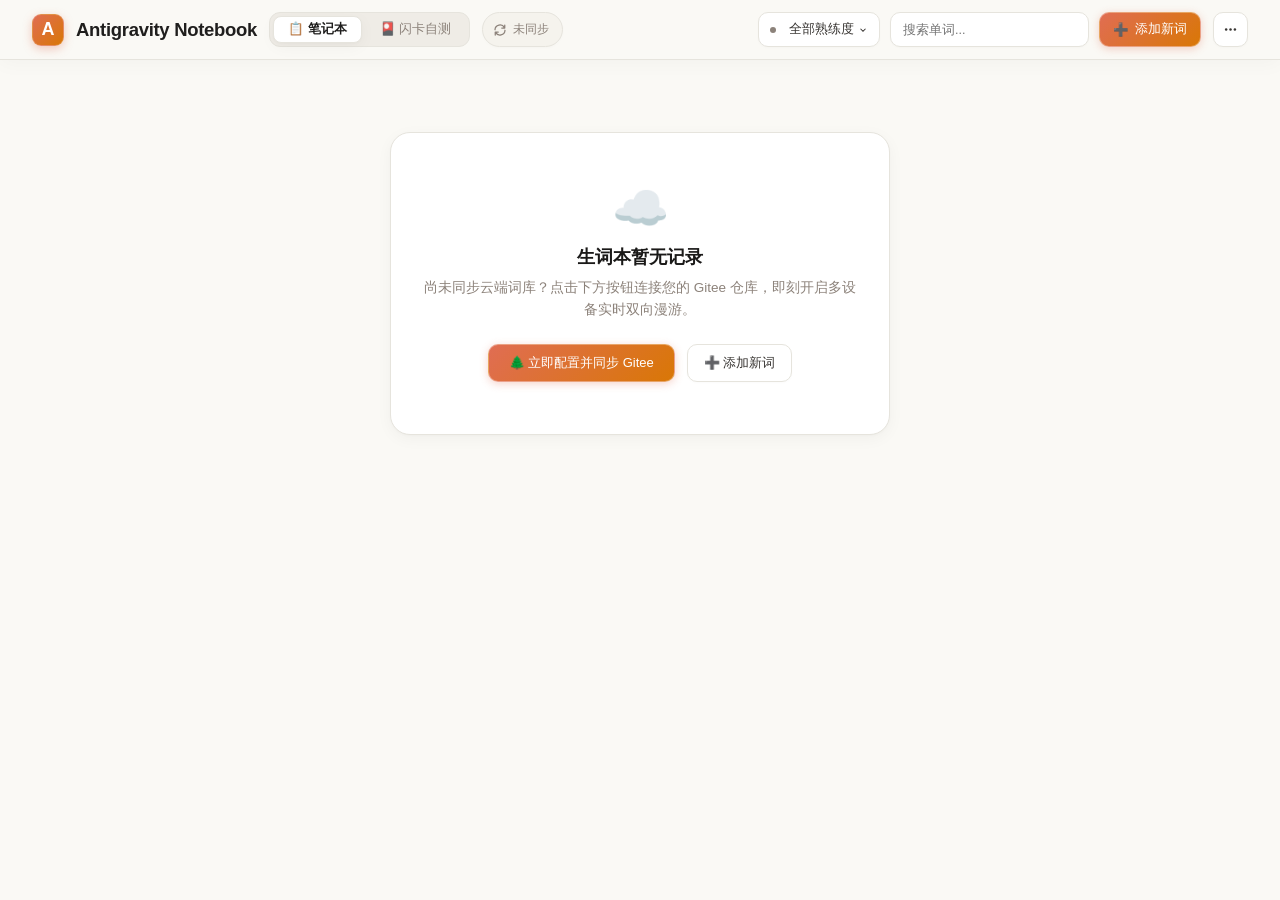
<file: index.html>
<!DOCTYPE html>
<html lang="zh-CN">
<head>
  <meta charset="UTF-8">
  <meta name="viewport" content="width=device-width, initial-scale=1.0, maximum-scale=1.0, user-scalable=no, viewport-fit=cover">
  <meta name="apple-mobile-web-app-capable" content="yes">
  <meta name="apple-mobile-web-app-status-bar-style" content="default">
  <meta name="apple-mobile-web-app-title" content="Antigravity">
  <meta name="theme-color" content="#FAF9F5" media="(prefers-color-scheme: light)">
  <meta name="theme-color" content="#101014" media="(prefers-color-scheme: dark)">
  <link rel="apple-touch-icon" href="icons/apple-touch-icon.png">
  <link rel="manifest" href="manifest.webmanifest">
  <title>Antigravity 笔记本</title>
  <script>
    // 立即执行极速主题初始化，防止页面加载时出现白屏或暗色闪烁 (Zero Flicker)
    (function() {
      try {
        const storedTheme = localStorage.getItem('antigravity_theme') || 'system';
        const isDark = storedTheme === 'dark' || (storedTheme === 'system' && window.matchMedia('(prefers-color-scheme: dark)').matches);
        document.documentElement.setAttribute('data-theme', storedTheme);
        document.documentElement.setAttribute('data-applied-theme', isDark ? 'dark' : 'light');
      } catch (e) {}
    })();
  </script>
  <style>
    :root, [data-applied-theme="light"] {
      --bg-warm: #FAF9F5; /* 最早的经典 Claude 暖黄纸质底色 (Warm Ivory Paper) */
      --bg-card: #FFFFFF; /* 实体纯白卡片，温润柔和无透视重影 */
      --bg-card-hover: #F5F3ED;
      --bg-header: #FAF9F5; /* 顶栏与暖纸底色浑然一体 */
      --bg-muted: #EFECE6; /* 柔和浅米槽色 (用于切换器滑轨，柔和自然) */
      --bg-subtle: #F5F3ED; /* 柔和暖白表头色 (用于 thead，与白底表格轻柔衔接) */
      --border-warm: #E6E4DD; /* 经典温润细边框 */
      --border-light: #EFECE6;
      --border-subtle: #D6D3CD;
      --border-glass: #E6E4DD;
      --glass-blur: none;
      --glass-shadow: 0 4px 16px rgba(0, 0, 0, 0.04), 0 1px 3px rgba(0, 0, 0, 0.02);
      --glass-specular: 0 0 0 0 transparent;
      --text-main: #1F1E1D;
      --text-title: #1A1918;
      --text-body: #383532;
      --text-muted: #8C827A;
      --claude-terracotta: #CC785C;
      --claude-terracotta-hover: #BF684D;
      --claude-amber: #D97706;
      --claude-green: #059669;
      --highlight-bg: #FDE68A;
      --highlight-text: #78350F;
      --modal-overlay: rgba(30, 25, 20, 0.4);
      --font-serif: "Charter", "Georgia", "Chronicle SSm A", "PingFang SC", "Hiragino Sans GB", "Microsoft YaHei", sans-serif;
      --font-sans: -apple-system, BlinkMacSystemFont, "SF Pro Text", "SF Pro Display", "PingFang SC", "Hiragino Sans GB", "Microsoft YaHei", sans-serif;
    }

    [data-applied-theme="dark"] {
      --bg-warm: #101014;
      --bg-card: #1B1B22;
      --bg-card-hover: #24242C;
      --bg-header: #15151A;
      --bg-muted: #262630;
      --bg-subtle: #202028;
      --border-warm: #2C2C38;
      --border-light: #22222C;
      --border-subtle: #383846;
      --border-glass: #2C2C38;
      --glass-blur: none;
      --glass-shadow: 0 8px 28px rgba(0, 0, 0, 0.45), 0 2px 6px rgba(0, 0, 0, 0.25);
      --glass-specular: 0 0 0 0 transparent;
      --text-main: #F5F5F7;
      --text-title: #FFFFFF;
      --text-body: #E2E2E8;
      --text-muted: #9898A0;
      --claude-terracotta: #FA7E64;
      --claude-terracotta-hover: #FF957D;
      --claude-amber: #FBBF24;
      --claude-green: #34D399;
      --highlight-bg: #78350F;
      --highlight-text: #FDE68A;
      --modal-overlay: rgba(0, 0, 0, 0.75);
    }

    @media (prefers-color-scheme: dark) {
      :root:not([data-theme="light"]):not([data-theme="dark"]) {
        --bg-warm: #101014;
        --bg-card: #1B1B22;
        --bg-card-hover: #24242C;
        --bg-header: #15151A;
        --bg-muted: #262630;
        --bg-subtle: #202028;
        --border-warm: #2C2C38;
        --border-light: #22222C;
        --border-subtle: #383846;
        --border-glass: #2C2C38;
        --glass-blur: none;
        --glass-shadow: 0 8px 28px rgba(0, 0, 0, 0.45), 0 2px 6px rgba(0, 0, 0, 0.25);
        --glass-specular: 0 0 0 0 transparent;
        --text-main: #F5F5F7;
        --text-title: #FFFFFF;
        --text-body: #E2E2E8;
        --text-muted: #9898A0;
        --claude-terracotta: #FA7E64;
        --claude-terracotta-hover: #FF957D;
        --claude-amber: #FBBF24;
        --claude-green: #34D399;
        --highlight-bg: #78350F;
        --highlight-text: #FDE68A;
        --modal-overlay: rgba(0, 0, 0, 0.75);
      }
    }

    * { box-sizing: border-box; margin: 0; padding: 0; }
    body {
      background-color: var(--bg-warm);
      color: var(--text-main);
      font-family: var(--font-sans);
      min-height: 100vh;
      display: flex;
      flex-direction: column;
      -webkit-font-smoothing: antialiased;
      -moz-osx-font-smoothing: grayscale;
      text-rendering: optimizeLegibility;
      transition: background-color 0.25s ease, color 0.25s ease;
      position: relative;
    }

    /* 移除多余的氛围光斑，保持纯色清晰高对比底色 */
    .ambient-glow-layer {
      display: none;
    }
    .glow-orb {
      position: absolute;
      border-radius: 50%;
      filter: blur(85px);
      will-change: transform;
      animation: floatOrb 22s ease-in-out infinite alternate;
    }
    .orb-1 {
      top: -8%;
      left: 12%;
      width: 480px;
      height: 480px;
      background: radial-gradient(circle, rgba(224, 109, 83, 0.28) 0%, rgba(224, 109, 83, 0) 70%);
      animation-duration: 20s;
    }
    .orb-2 {
      top: 38%;
      right: 8%;
      width: 520px;
      height: 520px;
      background: radial-gradient(circle, rgba(139, 92, 246, 0.22) 0%, rgba(139, 92, 246, 0) 70%);
      animation-duration: 25s;
      animation-delay: -6s;
    }
    .orb-3 {
      bottom: -12%;
      left: 28%;
      width: 550px;
      height: 550px;
      background: radial-gradient(circle, rgba(16, 185, 129, 0.18) 0%, rgba(16, 185, 129, 0) 70%);
      animation-duration: 28s;
      animation-delay: -12s;
    }
    @keyframes floatOrb {
      0% { transform: translate(0, 0) scale(1); }
      50% { transform: translate(35px, 25px) scale(1.06); }
      100% { transform: translate(-25px, 45px) scale(0.95); }
    }

    header {
      background: var(--bg-header);
      border-bottom: 1px solid var(--border-glass);
      padding: 0 32px;
      height: 60px;
      min-height: 60px;
      max-height: 60px;
      box-sizing: border-box;
      display: flex;
      align-items: center;
      justify-content: space-between;
      gap: 12px;
      position: sticky;
      top: 0;
      z-index: 100;
      box-shadow: 0 4px 20px rgba(0, 0, 0, 0.03);
      transition: background-color 0.2s ease, border-color 0.2s ease;
    }
    .logo-area {
      display: flex;
      align-items: center;
      gap: 12px;
      flex-shrink: 0;
      white-space: nowrap;
    }
    .logo-icon {
      width: 32px; height: 32px;
      background: linear-gradient(135deg, #E06D53, #D97706);
      border-radius: 9px;
      display: flex; align-items: center; justify-content: center;
      font-family: var(--font-serif);
      font-size: 18px;
      font-weight: 900; color: #fff;
      box-shadow: 0 3px 10px rgba(224, 109, 83, 0.35);
      border: 1px solid rgba(255, 255, 255, 0.2);
      flex-shrink: 0;
    }
    .logo-title {
      font-family: var(--font-serif);
      font-size: 18.5px;
      font-weight: 700;
      letter-spacing: -0.3px;
      color: var(--text-main);
      white-space: nowrap;
      flex-shrink: 0;
    }
    
    .view-switcher {
      display: flex;
      align-items: center;
      background: var(--bg-muted);
      padding: 3px;
      border-radius: 11px;
      border: 1px solid var(--border-warm);
      gap: 3px;
      height: 35px;
      box-sizing: border-box;
      flex-shrink: 0;
      white-space: nowrap;
    }
    .view-tab {
      height: 27px;
      background: transparent;
      border: 1px solid transparent; /* 关键：未激活预留 1px 透明边框，杜绝切换时增加 2px 边框导致高度跳动 */
      padding: 0 14px;
      border-radius: 8px;
      font-size: 12.5px;
      font-weight: 500;
      color: var(--text-muted);
      cursor: pointer;
      display: flex;
      align-items: center;
      justify-content: center;
      gap: 6px;
      transition: background 0.18s ease, color 0.18s ease, border-color 0.18s ease, box-shadow 0.18s ease;
      user-select: none;
      box-sizing: border-box;
      line-height: 1;
      white-space: nowrap;
      flex-shrink: 0;
      word-break: keep-all;
    }
    .view-tab:active {
      background: rgba(255, 255, 255, 0.35);
      transform: none; /* 移除 scale 引起的尺寸扰动，避免点击微跳 */
    }
    .view-tab.active {
      background: var(--bg-card);
      color: var(--text-main);
      box-shadow: var(--glass-shadow);
      font-weight: 600;
      border: 1px solid var(--border-glass);
    }

    .sync-status-badge {
      display: flex; align-items: center; gap: 7px;
      height: 35px;
      box-sizing: border-box;
      background: var(--bg-subtle);
      border: 1px solid var(--border-glass);
      padding: 0 13px 0 11px; border-radius: 20px; font-size: 12px; color: var(--text-muted);
      cursor: pointer;
      transition: all 0.2s cubic-bezier(0.34, 1.56, 0.64, 1);
      user-select: none;
      box-shadow: 0 1px 3px rgba(0, 0, 0, 0.02);
      white-space: nowrap;
      flex-shrink: 0;
      word-break: keep-all;
    }
    .sync-status-badge:hover {
      background: var(--bg-card-hover);
      color: var(--text-main);
      transform: none;
      box-shadow: 0 4px 12px rgba(0, 0, 0, 0.08);
    }
    .sync-status-badge:active {
      transform: none;
      background: var(--bg-subtle);
    }

    /* 结合了状态指示与循环刷新的融合图标 (Merged Sync Icon) */
    .sync-icon-dot {
      display: flex;
      align-items: center;
      justify-content: center;
      color: var(--text-muted);
      transition: all 0.2s ease;
      cursor: pointer;
    }
    .sync-icon-dot.active {
      color: var(--claude-green);
      filter: drop-shadow(0 0 4px rgba(16, 185, 129, 0.5));
    }
    .sync-icon-dot.rotating svg {
      animation: syncRotate 0.8s linear infinite;
    }
    @media (hover: hover) and (pointer: fine) {
      .sync-icon-dot:hover svg {
        animation: syncRotate 0.8s linear infinite;
      }
      .sync-icon-dot:hover {
        color: var(--claude-terracotta);
      }
    }
    @keyframes syncRotate {
      from { transform: rotate(0deg); }
      to { transform: rotate(360deg); }
    }

    .header-right {
      display: flex;
      align-items: center;
      gap: 12px;
      flex-shrink: 0;
      white-space: nowrap;
    }

    .header-actions {
      display: flex;
      align-items: center;
      gap: 10px;
      flex-shrink: 0;
      white-space: nowrap;
    }

    .controls {
      display: flex;
      align-items: center;
      gap: 10px;
      flex-shrink: 0;
      white-space: nowrap;
    }
    
    /* 苹果风格自定义下拉菜单 (Apple Custom Dropdown) */
    .dropdown-container {
      position: relative;
      flex-shrink: 0;
    }
    .dropdown-btn {
      height: 35px;
      background: var(--bg-card);
      border: 1px solid var(--border-glass);
      color: var(--text-body);
      padding: 0 11px;
      border-radius: 10px;
      font-size: 12.5px;
      font-weight: 500;
      cursor: pointer;
      display: flex;
      align-items: center;
      justify-content: space-between;
      width: 122px;
      transition: all 0.2s cubic-bezier(0.34, 1.56, 0.64, 1);
      box-shadow: 0 1px 3px rgba(0,0,0,0.02);
      font-family: var(--font-sans);
      box-sizing: border-box;
      white-space: nowrap;
      flex-shrink: 0;
      word-break: keep-all;
    }
    .dropdown-btn:hover {
      background: var(--bg-card-hover);
      border-color: var(--border-subtle);
      color: var(--text-main);
      box-shadow: 0 4px 12px rgba(0, 0, 0, 0.08);
      transform: none;
    }
    .dropdown-btn:active {
      transform: none;
      background: var(--bg-card);
    }
    .dropdown-btn-left {
      display: flex;
      align-items: center;
      gap: 6px;
      overflow: hidden;
      white-space: nowrap;
    }
    .more-menu-btn {
      width: 35px;
      min-width: 35px;
      padding: 0;
      justify-content: center;
    }
    .dropdown-menu {
      position: absolute;
      top: calc(100% + 6px);
      left: 0;
      width: 140px;
      background: var(--bg-card);
      border: 1px solid var(--border-glass);
      border-radius: 12px;
      box-shadow: 0 12px 32px rgba(0, 0, 0, 0.18);
      padding: 6px;
      display: none;
      flex-direction: column;
      gap: 2px;
      z-index: 1000;
      animation: dropIn 0.18s cubic-bezier(0.16, 1, 0.3, 1);
    }
    .more-dropdown-menu {
      width: 156px;
      right: 0;
      left: auto;
    }
    .menu-section-label {
      font-size: 10.5px;
      font-weight: 600;
      color: var(--text-muted);
      padding: 5px 10px 3px;
      letter-spacing: 0.3px;
      user-select: none;
    }
    .menu-divider {
      height: 1px;
      background: var(--border-light);
      margin: 4px 6px;
    }
    @keyframes dropIn {
      from { opacity: 0; transform: translateY(-4px) scale(0.98); }
      to { opacity: 1; transform: translateY(0) scale(1); }
    }
    .dropdown-item {
      padding: 7px 10px;
      border-radius: 8px;
      font-size: 12px;
      color: var(--text-body);
      cursor: pointer;
      display: flex;
      align-items: center;
      justify-content: space-between;
      transition: all 0.15s ease;
      user-select: none;
    }
    .dropdown-item:hover {
      background: var(--bg-card-hover);
      color: var(--text-main);
      transform: translateX(2px);
    }
    .dropdown-item.selected {
      background: var(--bg-subtle);
      color: var(--claude-terracotta);
      font-weight: 600;
    }
    .dropdown-dot {
      display: inline-block;
      width: 6px;
      height: 6px;
      border-radius: 50%;
      margin-right: 7px;
    }
    .dot-all { background: var(--text-muted); }
    .dot-0 { background: #DC2626; }
    .dot-1 { background: #D97706; }
    .dot-2 { background: #2563EB; }
    .dot-3 { background: #059669; }
    .check-mark {
      font-size: 11px;
      color: var(--claude-terracotta);
      font-weight: bold;
    }

    .search-box-wrap {
      position: relative;
      display: inline-flex;
      align-items: center;
      flex: 0 1 210px;
      min-width: 120px;
    }
    .search-input {
      height: 35px;
      width: 100%;
      min-width: 120px;
      max-width: 210px;
      background: var(--bg-card);
      border: 1px solid var(--border-glass);
      color: var(--text-main);
      padding: 0 28px 0 12px;
      border-radius: 10px;
      font-size: 12.5px;
      outline: none;
      transition: all 0.2s ease;
      box-shadow: 0 1px 2px rgba(0,0,0,0.02);
      font-family: var(--font-sans);
      box-sizing: border-box;
      white-space: nowrap;
    }
    .search-input:focus {
      border-color: var(--claude-terracotta);
      box-shadow: 0 0 0 3px rgba(224, 109, 83, 0.18);
    }
    
    .search-clear-btn {
      position: absolute;
      right: 7px;
      width: 18px;
      height: 18px;
      border-radius: 50%;
      border: none;
      background: var(--bg-muted);
      color: var(--text-muted);
      display: flex;
      align-items: center;
      justify-content: center;
      cursor: pointer;
      font-size: 10.5px;
      font-weight: 700;
      line-height: 1;
      opacity: 0;
      visibility: hidden;
      pointer-events: none;
      transition: opacity 0.18s ease, transform 0.18s cubic-bezier(0.34, 1.56, 0.64, 1), background 0.15s, color 0.15s;
      user-select: none;
      padding: 0;
      z-index: 2;
    }
    /* 有输入时：鼠标移到搜索框区域或按钮上优雅浮现，获得焦点时也会浮现 */
    .search-box-wrap.has-text:hover .search-clear-btn,
    .search-box-wrap.has-text:focus-within .search-clear-btn {
      opacity: 0.85;
      visibility: visible;
      pointer-events: auto;
    }
    .search-clear-btn:hover {
      opacity: 1 !important;
      background: var(--border-subtle);
      color: var(--text-main);
      transform: scale(1.18);
    }
    .search-clear-btn:active {
      transform: scale(0.92);
    }
    
    .btn {
      height: 35px;
      background: var(--bg-card);
      border: 1px solid var(--border-glass);
      color: var(--text-body);
      padding: 0 13px;
      border-radius: 10px;
      font-size: 12.5px;
      font-weight: 500;
      cursor: pointer;
      display: flex;
      align-items: center;
      gap: 6px;
      transition: all 0.2s cubic-bezier(0.34, 1.56, 0.64, 1);
      box-shadow: 0 1px 3px rgba(0,0,0,0.02);
      font-family: var(--font-sans);
      box-sizing: border-box;
      user-select: none;
      white-space: nowrap;
      flex-shrink: 0;
      word-break: keep-all;
    }
    .btn:hover {
      background: var(--bg-card-hover);
      border-color: var(--border-subtle);
      color: var(--text-main);
      transform: none;
      box-shadow: 0 4px 12px rgba(0,0,0,0.06);
    }
    .btn:active {
      transform: none;
      background: var(--bg-subtle);
    }
    .btn-primary {
      background: linear-gradient(135deg, #E06D53, #D97706);
      border: 1px solid rgba(255, 255, 255, 0.35);
      color: #FFFFFF;
      box-shadow: 0 2px 8px rgba(224, 109, 83, 0.3);
      white-space: nowrap;
      flex-shrink: 0;
      word-break: keep-all;
    }
    .btn-primary:hover {
      background: linear-gradient(135deg, #CC5B40, #C26604);
      box-shadow: 0 4px 14px rgba(224, 109, 83, 0.42);
      color: #FFFFFF;
      transform: none;
    }
    .btn-primary:active {
      transform: none;
      filter: brightness(0.95);
    }

    /* 响应式顶栏适配：窄屏与小窗口绝不挤压扭曲 (Responsive Header Auto-Adaptation) */
    @media (max-width: 1220px) {
      header {
        padding: 0 16px;
        gap: 10px;
      }
      .logo-area {
        gap: 10px;
      }
      .controls {
        gap: 8px;
      }
      .logo-brand {
        display: none; /* 自动折叠 "Antigravity"，仅保留 "Notebook"，立省 95px 宽度 */
      }
      .search-box-wrap {
        flex: 0 1 180px;
      }
    }

    @media (max-width: 1024px) {
      header {
        padding: 0 12px;
        gap: 8px;
      }
      .logo-area {
        gap: 8px;
      }
      .controls {
        gap: 6px;
      }
      .dropdown-btn {
        width: 108px;
        padding: 0 8px;
        font-size: 12px;
      }
      .search-box-wrap {
        flex: 0 1 140px;
        min-width: 100px;
      }
      .search-input {
        padding: 0 24px 0 10px;
        font-size: 12px;
      }
      .view-tab {
        padding: 0 10px;
        font-size: 12px;
        gap: 4px;
      }
      .btn {
        padding: 0 10px;
        font-size: 12px;
      }
      .sync-status-badge {
        padding: 0 10px 0 8px;
      }
    }

    @media (max-width: 880px) {
      #syncText {
        display: none; /* 超窄屏下同步徽标仅保留图标，化身圆角紧凑徽标 */
      }
      .sync-status-badge {
        padding: 0;
        width: 35px;
        justify-content: center;
      }
      .dropdown-btn {
        width: 98px;
      }
      .search-box-wrap {
        flex: 0 1 120px;
        min-width: 90px;
      }
    }

    @media (max-width: 768px) {
      body {
        min-width: 100%;
        width: 100%;
        overflow-x: hidden;
      }
      header {
        height: auto !important;
        min-height: 54px !important;
        max-height: none !important;
        padding: 0 !important;
        display: flex !important;
        flex-direction: row !important;
        flex-wrap: wrap !important;
        align-items: center !important;
        justify-content: space-between !important;
        box-shadow: 0 1px 4px rgba(0, 0, 0, 0.04) !important;
        position: sticky !important;
        top: 0 !important;
        z-index: 100 !important;
        background: var(--bg-header) !important;
      }
      .logo-area {
        order: 1 !important;
        height: 54px !important;
        padding: 0 6px 0 12px !important;
        gap: 8px !important;
        flex: 1 !important;
        min-width: 0 !important;
        display: flex !important;
        align-items: center !important;
      }
      .logo-title {
        display: none !important;
      }
      .view-switcher {
        height: 34px !important;
        padding: 2px !important;
      }
      .view-tab {
        height: 28px !important;
        padding: 0 11px !important;
        font-size: 12.5px !important;
      }
      .sync-status-badge {
        margin-left: auto !important;
        padding: 0 !important;
        width: 34px !important;
        height: 34px !important;
        justify-content: center !important;
        border-radius: 50% !important;
        flex-shrink: 0 !important;
      }
      #syncText {
        display: none !important;
      }

      .header-right {
        display: contents !important;
      }

      .header-actions {
        order: 2 !important;
        height: 54px !important;
        padding-right: 12px !important;
        display: flex !important;
        align-items: center !important;
        gap: 6px !important;
        flex-shrink: 0 !important;
      }
      .more-menu-btn {
        width: 34px !important;
        height: 34px !important;
        border-radius: 50% !important;
      }

      /* 闪卡模式下：完全隐藏列表搜索栏与添加按键，还屏幕 100% 极简纯粹与空灵沉浸感！ */
      body[data-current-view="flashcard"] .controls {
        display: none !important;
      }

      /* 笔记本模式下：控件化身贴合移动端的顶部搜索筛选工具条 */
      body[data-current-view="table"] .controls,
      .controls {
        order: 3 !important;
        display: flex !important;
        width: 100% !important;
        padding: 8px 12px 10px 12px !important;
        box-sizing: border-box !important;
        background: var(--bg-header) !important;
        border-top: 1px solid var(--border-light) !important;
        gap: 8px !important;
        align-items: center !important;
        margin: 0 !important;
      }
      .search-box-wrap {
        flex: 1 !important;
        min-width: 0 !important;
      }
      .search-input {
        width: 100% !important;
        max-width: none !important;
        height: 36px !important;
        font-size: 13px !important;
        border-radius: 10px !important;
        padding: 0 24px 0 11px !important;
      }
      .dropdown-btn#srsDropdownBtn {
        width: auto !important;
        min-width: 82px !important;
        height: 36px !important;
        font-size: 11.5px !important;
        padding: 0 8px !important;
        border-radius: 10px !important;
        flex-shrink: 0 !important;
      }
      .btn-primary#btnAddWord {
        height: 36px !important;
        padding: 0 10px !important;
        font-size: 12px !important;
        white-space: nowrap !important;
        border-radius: 10px !important;
        flex-shrink: 0 !important;
      }

      @media (max-width: 480px) {
        .btn-primary#btnAddWord .btn-add-label {
          display: none !important;
        }
        .btn-primary#btnAddWord {
          padding: 0 11px !important;
        }
      }

      main {
        padding: 12px 12px !important;
        width: 100% !important;
        box-sizing: border-box !important;
      }

      /* 手机端列表卡片化：原生 iOS 极简高质感词卡流 */
      .table-container {
        background: transparent !important;
        border: none !important;
        box-shadow: none !important;
        overflow: visible !important;
        margin-top: 2px !important;
      }
      table, thead, tbody, th, td, tr {
        display: block !important;
        width: 100% !important;
        box-sizing: border-box !important;
      }
      thead {
        display: none !important; /* 彻底移除移动端生硬表头 */
      }
      tbody tr {
        background: var(--bg-card) !important;
        border: 1px solid var(--border-glass) !important;
        border-radius: 16px !important;
        margin-bottom: 12px !important;
        padding: 14px 16px !important;
        box-shadow: var(--glass-shadow) !important;
        display: flex !important;
        flex-direction: column !important;
        gap: 8px !important;
        transition: transform 0.15s ease, box-shadow 0.15s ease !important;
      }
      tbody tr:hover {
        background: var(--bg-card) !important;
      }
      tbody td {
        padding: 0 !important;
        border: none !important;
        text-align: left !important;
        width: 100% !important;
      }

      /* 1. 词头栏 (Word Header) */
      tbody td:nth-child(1) {
        order: 1 !important;
      }
      .word-cell-wrap {
        display: flex !important;
        flex-direction: row !important;
        justify-content: space-between !important;
        align-items: baseline !important;
        width: 100% !important;
        margin-bottom: 2px !important;
        flex-wrap: wrap !important;
        gap: 6px !important;
      }
      .word-title {
        font-size: 18px !important;
        font-weight: 700 !important;
        letter-spacing: -0.2px !important;
        color: var(--text-title) !important;
      }
      .word-phonetic {
        font-size: 13.5px !important;
        color: var(--claude-terracotta) !important;
        cursor: pointer !important;
      }

      /* 2. 释义 (Translation) - 紧随词头之后 */
      tbody td:nth-child(3) {
        order: 2 !important;
      }
      .trans-text {
        font-size: 14px !important;
        line-height: 1.55 !important;
        color: var(--text-main) !important;
        font-weight: 500 !important;
      }
      .trans-pos-tag {
        font-size: 12px !important;
        font-weight: 700 !important;
        color: var(--claude-terracotta) !important;
        margin-right: 4px !important;
      }

      /* 3. 语境例句 (Context Sentence) - 柔和引用样式 */
      tbody td:nth-child(2) {
        order: 3 !important;
      }
      .salad-context-box {
        margin: 2px 0 0 0 !important;
      }
      .salad-sentence {
        font-size: 13px !important;
        line-height: 1.55 !important;
        color: var(--text-body) !important;
        background: var(--bg-subtle) !important;
        padding: 8px 12px !important;
        border-radius: 9px !important;
        border-left: 3px solid var(--claude-terracotta) !important;
        margin: 0 !important;
      }
      /* 无例句时不占任何高度 */
      tbody td.cell-context.is-empty,
      .salad-sentence.is-empty,
      .salad-context-box.is-empty {
        display: none !important;
      }

      /* 4. 笔记 (Notes) - 仅在有笔记时展示 */
      tbody td:nth-child(4) {
        order: 4 !important;
      }
      tbody td.cell-notes.is-empty,
      .note-text.is-empty,
      .note-text:empty {
        display: none !important;
      }
      .note-text {
        font-size: 12.5px !important;
        color: var(--text-muted) !important;
        background: rgba(0, 0, 0, 0.02) !important;
        padding: 6px 10px !important;
        border-radius: 6px !important;
      }
      [data-applied-theme="dark"] .note-text {
        background: rgba(255, 255, 255, 0.04) !important;
      }

      /* 5. 底部操作栏 (Actions & Mastery Status) */
      tbody td:nth-child(5) {
        order: 5 !important;
      }
      .action-group {
        display: flex !important;
        justify-content: space-between !important;
        align-items: center !important;
        margin-top: 4px !important;
        padding-top: 8px !important;
        border-top: 1px solid var(--border-light) !important;
        width: 100% !important;
      }
      .mastery-picker-popup {
        left: -4px !important;
        right: auto !important;
      }

      /* 闪卡自测手机端极简自适应 */
      #viewFlashcardContainer {
        max-width: 100%;
        margin: 6px auto;
        padding: 0 4px;
      }
      .btn-stealth-trigger {
        display: none !important; /* 手机端完全移除摸鱼模式 */
      }
      .kbd-hint {
        display: none !important;
      }
      .batch-label {
        display: none !important;
      }
      .flashcard-header-bar {
        display: flex;
        flex-direction: row;
        align-items: center;
        justify-content: space-between;
        width: 100%;
        margin-bottom: 12px;
        gap: 8px;
        flex-wrap: nowrap;
      }
      .flashcard-batch-group {
        justify-content: flex-start;
      }
      .flashcard-header-right {
        justify-content: flex-end;
        width: auto;
      }
      .flashcard-progress-box {
        display: flex;
        align-items: center;
        gap: 6px;
      }
      .flashcard-card-box {
        padding: 24px 18px;
        min-height: 380px;
        border-radius: 20px;
      }
      .flashcard-word {
        font-size: 32px;
      }
      .flashcard-context {
        font-size: 15px;
        padding: 14px 16px;
        line-height: 1.65;
      }
      .flashcard-trans .trans-meaning,
      .flashcard-trans .trans-line-plain {
        font-size: 15px;
      }
      .flashcard-smart-bar {
        margin-top: 16px;
        gap: 8px;
      }
      .btn-srs-action {
        height: 50px;
        border-radius: 14px;
      }
      .srs-btn-title {
        font-size: 14.5px;
      }

      .modal-card {
        width: 100% !important;
        max-width: calc(100vw - 24px) !important;
        padding: 20px 16px !important;
        box-sizing: border-box;
        max-height: 90vh;
        overflow-y: auto;
      }
    }

    main {
      flex: 1;
      max-width: 1360px;
      width: 100%;
      margin: 0 auto;
      padding: 24px;
      display: flex;
      flex-direction: column;
      align-items: center;
    }

    /* 视图 1: 经典表格视图 */
    #viewTableContainer {
      width: 100%;
    }
    .table-container {
      width: 100%;
      background: var(--bg-card);
      border: 1px solid var(--border-glass);
      border-radius: 16px;
      overflow: hidden;
      box-shadow: var(--glass-shadow);
      transition: box-shadow 0.25s ease;
    }
    table { width: 100%; border-collapse: collapse; text-align: left; }
    thead tr {
      background: var(--bg-subtle);
      border-bottom: 1px solid var(--border-light);
    }
    th {
      padding: 14px 20px;
      font-size: 12.5px;
      color: var(--text-muted);
      font-weight: 500;
      letter-spacing: 0.2px;
      font-family: var(--font-sans);
      text-align: center !important;
      vertical-align: middle !important;
    }
    tbody tr { border-bottom: 1px solid var(--border-light); transition: background 0.15s; }
    tbody tr:hover { background: var(--bg-card-hover); }
    td {
      padding: 16px 20px;
      font-size: 13.5px;
      color: var(--text-body);
      vertical-align: middle !important;
    }
    
    .word-cell-wrap {
      display: flex;
      flex-direction: column;
      align-items: center;
      gap: 4px;
    }
    .word-title {
      font-family: var(--font-serif);
      font-size: 16.5px;
      font-weight: 700;
      color: var(--text-title);
      line-height: 1.2;
    }
    .word-title mark.search-match {
      background: var(--highlight-bg);
      color: var(--highlight-text);
      font-weight: 700;
      padding: 1px 3px;
      border-radius: 3px;
      box-decoration-break: clone;
      -webkit-box-decoration-break: clone;
    }

    /* 智能英式/美式拼写感知小角标 */
    .nb-dialect-badge {
      display: inline-block;
      font-size: 10px;
      font-weight: 600;
      font-family: var(--font-sans);
      border-radius: 4px;
      padding: 1px 5px;
      margin-left: 6px;
      vertical-align: middle;
      line-height: 1.25;
      letter-spacing: 0.1px;
    }
    .nb-dialect-badge.dialect-uk {
      color: #2563EB;
      background: rgba(37, 99, 235, 0.1);
      border: 1px solid rgba(37, 99, 235, 0.25);
    }
    .nb-dialect-badge.dialect-us {
      color: #059669;
      background: rgba(5, 150, 105, 0.1);
      border: 1px solid rgba(5, 150, 105, 0.25);
    }
    
    /* 纯净交互式音标：无图标，直接点击音标本身朗读发音 */
    .word-phonetic {
      color: var(--text-muted);
      font-size: 12.5px;
      font-family: "Charis SIL", "Doulos SIL", "Lucida Sans Unicode", "Segoe UI", -apple-system, BlinkMacSystemFont, Roboto, sans-serif;
      font-weight: 400;
      cursor: pointer;
      padding: 1px 5px;
      border-radius: 4px;
      transition: all 0.15s ease;
      user-select: none;
    }
    .word-phonetic:hover {
      color: var(--claude-terracotta);
      background: rgba(204, 120, 92, 0.12);
    }

    .srs-badge {
      font-size: 11px;
      padding: 3px 8px;
      border-radius: 6px;
      font-weight: 500;
      display: inline-flex;
      align-items: center;
      gap: 5px;
      background: var(--bg-subtle);
      border: 1px solid var(--border-warm);
      color: var(--text-muted);
      user-select: none;
      font-family: var(--font-sans);
      white-space: nowrap;
      word-break: keep-all;
      flex-shrink: 0;
    }
    .srs-dot {
      width: 5px;
      height: 5px;
      border-radius: 50%;
      background: var(--text-muted);
    }
    .srs-level-0, .srs-level-1, .srs-level-2, .srs-level-3 {
      background: var(--bg-subtle);
      color: var(--text-muted);
      border: 1px solid var(--border-warm);
    }
    .srs-level-0 .srs-dot, .srs-level-1 .srs-dot, .srs-level-2 .srs-dot, .srs-level-3 .srs-dot {
      background: var(--text-muted);
    }

    .salad-context-box { 
      line-height: 1.6; 
    }
    .salad-sentence {
      font-family: var(--font-serif);
      font-size: 15px;
      font-weight: 500;
      color: var(--text-main);
      line-height: 1.65;
      text-align: justify;
      text-justify: inter-word;
      text-align-last: left;
    }
    .salad-sentence .highlight {
      background: var(--highlight-bg);
      color: var(--highlight-text);
      font-weight: 600;
      padding: 1px 4px;
      border-radius: 3px;
      transition: all 0.15s ease;
    }

    /* 方案 1：检索模式下，例句锚点高亮优雅降权，让位于第一列检索关键词焦点 */
    .is-searching .salad-sentence .highlight {
      background: rgba(204, 120, 92, 0.12);
      color: var(--claude-terracotta);
      font-weight: 500;
      border-bottom: 1.5px solid var(--claude-terracotta);
      padding: 0 2px;
      border-radius: 2px;
    }
    
    .trans-text,
    .note-text {
      color: var(--text-main);
      font-size: 13.5px;
      line-height: 1.7;
      letter-spacing: 0.15px;
      white-space: pre-line;
      word-break: break-word;
    }
    .trans-text {
      font-weight: 550;
    }
    .trans-line {
      display: block;
      margin-bottom: 3px;
    }
    .trans-line:last-child {
      margin-bottom: 0;
    }
    .trans-pos-tag {
      color: var(--claude-terracotta);
      font-weight: 700;
      font-family: var(--font-serif, "Georgia", serif);
      font-size: 13px;
      margin-right: 4px;
      display: inline-block;
    }
    .note-text {
      font-weight: 450;
      color: var(--text-body);
    }

    .action-group {
      display: flex;
      align-items: center;
      gap: 6px;
      justify-content: center;
    }
    
    /* 熟练度发光状态圆点按钮与悬浮糖果微胶囊 */
    .mastery-wrap {
      position: relative;
      display: inline-flex;
      align-items: center;
      justify-content: center;
    }
    .mastery-dot-btn {
      width: 26px;
      height: 26px;
      border-radius: 50%;
      border: 1px solid transparent;
      background: transparent;
      display: inline-flex;
      align-items: center;
      justify-content: center;
      cursor: pointer;
      padding: 0;
      transition: all 0.18s cubic-bezier(0.34, 1.56, 0.64, 1);
    }
    .mastery-dot-btn:hover {
      background: var(--bg-muted);
      border-color: var(--border-warm);
      transform: scale(1.18);
    }
    .mastery-dot-btn:active {
      transform: scale(0.88);
    }
    .mastery-dot-glow {
      width: 7.5px;
      height: 7.5px;
      border-radius: 50%;
      transition: all 0.2s cubic-bezier(0.34, 1.56, 0.64, 1);
    }
    
    /* 未标记：极淡极简空心虚线环，低调不抢眼 */
    .mastery-dot-unmarked {
      width: 8px;
      height: 8px;
      background: transparent;
      border: 1.5px dashed var(--text-muted);
      opacity: 0.55;
    }
    tbody tr:hover .mastery-dot-unmarked {
      opacity: 0.95;
      border-color: var(--claude-terracotta);
    }

    .mastery-dot-red {
      background: #EF4444;
      box-shadow: 0 0 7px rgba(239, 68, 68, 0.6);
    }
    .mastery-dot-orange {
      background: #F59E0B;
      box-shadow: 0 0 7px rgba(245, 158, 11, 0.6);
    }
    .mastery-dot-green {
      background: #10B981;
      box-shadow: 0 0 7px rgba(16, 185, 129, 0.6);
    }
    .mastery-dot-purple {
      background: #6366F1;
      box-shadow: 0 0 7px rgba(99, 102, 241, 0.6);
    }

    /* 悬浮微胶囊快捷选择器 (Apple Floating Candy Picker) */
    .mastery-picker-popup {
      position: absolute;
      bottom: calc(100% + 6px);
      right: -24px;
      background: var(--bg-card);
      border: 1px solid var(--border-warm);
      border-radius: 20px;
      padding: 5px 8px;
      display: none;
      align-items: center;
      gap: 6px;
      box-shadow: 0 10px 28px rgba(0, 0, 0, 0.2), 0 2px 6px rgba(0, 0, 0, 0.05);
      z-index: 100;
      animation: candyPop 0.15s cubic-bezier(0.34, 1.56, 0.64, 1);
      white-space: nowrap;
    }
    /* 鼠标安全桥接区域：防止鼠标从圆点滑向浮窗时丢失判定 */
    .mastery-picker-popup::after {
      content: '';
      position: absolute;
      top: 100%;
      left: 0;
      width: 100%;
      height: 10px;
      background: transparent;
    }
    .mastery-wrap:hover .mastery-picker-popup,
    .mastery-picker-popup.open {
      display: flex;
    }
    @keyframes candyPop {
      from { opacity: 0; transform: translateY(5px) scale(0.9); }
      to { opacity: 1; transform: translateY(0) scale(1); }
    }
    .candy-option {
      width: 22px;
      height: 22px;
      border-radius: 50%;
      display: flex;
      align-items: center;
      justify-content: center;
      cursor: pointer;
      transition: all 0.15s cubic-bezier(0.34, 1.56, 0.64, 1);
      background: transparent;
      border: none;
      padding: 0;
    }
    .candy-option:hover {
      transform: scale(1.35);
      background: rgba(128, 128, 128, 0.12);
    }
    .candy-dot {
      width: 8px;
      height: 8px;
      border-radius: 50%;
    }

    .apple-icon-btn {
      width: 30px;
      height: 30px;
      border-radius: 7px;
      border: 1px solid transparent;
      background: transparent;
      color: var(--text-muted);
      display: inline-flex;
      align-items: center;
      justify-content: center;
      cursor: pointer;
      transition: all 0.15s ease;
    }
    .apple-icon-btn:hover {
      background: var(--bg-muted);
      border-color: var(--border-warm);
      color: var(--text-main);
      transform: scale(1.08);
    }
    .apple-icon-btn-del:hover {
      background: rgba(239, 68, 68, 0.12);
      border-color: rgba(239, 68, 68, 0.25);
      color: #DC2626;
    }

    /* 视图 2: 苹果美学级艾宾浩斯闪卡自测容器 */
    #viewFlashcardContainer {
      display: none;
      width: 100%;
      max-width: 680px;
      margin: 16px auto;
      flex-direction: column;
      align-items: center;
      box-sizing: border-box;
    }
    
    /* 闪卡顶部定量控制与进度栏 */
    .flashcard-header-bar {
      width: 100%;
      display: flex;
      justify-content: space-between;
      align-items: center;
      margin-bottom: 16px;
      gap: 12px;
      box-sizing: border-box;
    }
    .flashcard-batch-group {
      display: flex;
      align-items: center;
      gap: 6px;
      flex-shrink: 0;
      white-space: nowrap;
    }
    .batch-label {
      font-size: 11.5px;
      color: var(--text-muted);
      font-weight: 500;
      user-select: none;
      white-space: nowrap;
      word-break: keep-all;
      flex-shrink: 0;
    }
    .batch-tabs {
      display: inline-flex;
      align-items: center;
      background: var(--bg-muted);
      padding: 2px;
      border-radius: 7px;
      gap: 2px;
      height: 26px;
      box-sizing: border-box;
      border: 1px solid var(--border-warm);
      flex-shrink: 0;
      white-space: nowrap;
    }
    .batch-tab {
      background: transparent;
      border: none;
      height: 20px;
      padding: 0 7px;
      border-radius: 5px;
      font-size: 11.5px;
      font-weight: 500;
      color: var(--text-muted);
      cursor: pointer;
      font-family: var(--font-sans);
      transition: all 0.15s ease;
      user-select: none;
      display: inline-flex;
      align-items: center;
      justify-content: center;
      box-sizing: border-box;
      white-space: nowrap;
      word-break: keep-all;
      flex-shrink: 0;
    }
    .batch-tab:hover {
      color: var(--text-main);
    }
    .batch-tab.active {
      background: var(--bg-card);
      color: var(--text-main);
      font-weight: 600;
      box-shadow: 0 1px 2px rgba(0, 0, 0, 0.08);
    }

    .flashcard-header-right {
      display: flex;
      align-items: center;
      gap: 10px;
      flex-shrink: 0;
      white-space: nowrap;
    }
    .flashcard-progress-box {
      display: flex;
      align-items: center;
      gap: 8px;
      font-size: 12px;
      color: var(--text-muted);
      flex-shrink: 0;
      white-space: nowrap;
      word-break: keep-all;
    }
    .flashcard-progress-text {
      white-space: nowrap;
      word-break: keep-all;
      flex-shrink: 0;
    }
    .flashcard-progress-bar {
      width: 72px;
      height: 4px;
      background: var(--bg-muted);
      border-radius: 2px;
      overflow: hidden;
      flex-shrink: 0;
    }
    .flashcard-progress-fill {
      height: 100%;
      background: linear-gradient(90deg, #CC785C, #D97706);
      width: 0%;
      border-radius: 2px;
      transition: width 0.25s cubic-bezier(0.16, 1, 0.3, 1);
    }
    .kbd-hint {
      font-size: 11px;
      color: var(--text-muted);
      display: inline-flex;
      align-items: center;
      gap: 3px;
      user-select: none;
      white-space: nowrap;
      word-break: keep-all;
      flex-shrink: 0;
    }
    .kbd-hint kbd {
      background: var(--bg-muted);
      padding: 1px 5px;
      border-radius: 4px;
      font-size: 10px;
      color: var(--text-body);
      white-space: nowrap;
    }

    @media (max-width: 680px) {
      .flashcard-header-bar {
        flex-wrap: wrap;
        justify-content: center;
        gap: 10px;
      }
      .flashcard-batch-group {
        justify-content: center;
      }
      .flashcard-header-right {
        justify-content: center;
        width: 100%;
        gap: 8px;
      }
      .flashcard-card-box {
        padding: 24px 20px;
      }
    }
    @media (max-width: 520px) {
      .kbd-hint {
        display: none !important;
      }
      .flashcard-progress-bar {
        width: 50px;
      }
      .flashcard-hint span {
        display: none;
      }
      .batch-tab {
        padding: 0 5px;
        font-size: 11px;
      }
    }
    
    .flashcard-card-box {
      width: 100%;
      min-height: 420px;
      background: var(--bg-card);
      border: 1px solid var(--border-glass);
      border-radius: 24px;
      box-shadow: var(--glass-shadow);
      padding: 32px 36px;
      display: flex;
      flex-direction: column;
      justify-content: flex-start; /* 单词与例句位置绝对锁定，翻面 0 位移！ */
      cursor: pointer;
      position: relative;
      user-select: none;
      transition: box-shadow 0.25s cubic-bezier(0.34, 1.56, 0.64, 1), border-color 0.25s ease;
      box-sizing: border-box;
    }
    .flashcard-card-box:hover {
      box-shadow: 0 20px 48px rgba(0, 0, 0, 0.12);
      border-color: var(--border-subtle);
    }
    .flashcard-card-box:active {
      /* 保持绝对平稳，无任何上下移动或形变 */
    }
    .flashcard-top-meta {
      display: flex;
      align-items: center;
      justify-content: space-between;
      margin-bottom: 20px;
      gap: 10px;
      width: 100%;
      box-sizing: border-box;
      white-space: nowrap;
    }
    .flashcard-top-right {
      display: flex;
      align-items: center;
      gap: 10px;
      flex-shrink: 0;
      white-space: nowrap;
    }
    .flashcard-hint {
      font-size: 12px;
      color: var(--text-muted);
      display: inline-flex;
      align-items: center;
      gap: 5px;
      white-space: nowrap;
      word-break: keep-all;
      flex-shrink: 0;
    }
    .fc-edit-btn {
      display: inline-flex;
      align-items: center;
      gap: 4px;
      padding: 4px 10px;
      border-radius: 8px;
      font-size: 11.5px;
      font-weight: 500;
      color: var(--text-muted);
      background: var(--bg-subtle);
      border: 1px solid var(--border-glass);
      cursor: pointer;
      transition: all 0.2s cubic-bezier(0.34, 1.56, 0.64, 1);
      font-family: var(--font-sans);
      user-select: none;
      box-shadow: 0 1px 2px rgba(0,0,0,0.02);
      white-space: nowrap;
      word-break: keep-all;
      flex-shrink: 0;
    }
    .fc-edit-btn:hover {
      background: var(--bg-card);
      border-color: var(--claude-terracotta);
      color: var(--claude-terracotta);
      box-shadow: 0 3px 10px rgba(224, 109, 83, 0.2);
      transform: none;
    }
    .fc-edit-btn:active {
      transform: none;
      background: var(--bg-card-hover);
    }
    .flashcard-word {
      font-family: var(--font-serif);
      font-size: 34px;
      font-weight: 700;
      color: var(--text-title);
      text-align: center;
      margin-bottom: 8px;
      letter-spacing: -0.5px;
      user-select: text !important;
      -webkit-user-select: text !important;
      cursor: text;
    }
    .flashcard-phonetic-wrap {
      display: flex;
      align-items: center;
      justify-content: center;
      margin-bottom: 20px;
    }
    .flashcard-phonetic {
      font-size: 14.5px;
      color: var(--text-muted);
      font-family: "Charis SIL", "Doulos SIL", "Lucida Sans Unicode", "Segoe UI", -apple-system, BlinkMacSystemFont, Roboto, sans-serif;
      letter-spacing: 0.3px;
      cursor: pointer;
      padding: 2px 8px;
      border-radius: 6px;
      transition: all 0.15s ease;
      user-select: text !important;
      -webkit-user-select: text !important;
    }
    .flashcard-phonetic:hover {
      color: var(--claude-terracotta);
      background: rgba(204, 120, 92, 0.12);
    }
    .flashcard-phonetic.playing,
    .word-phonetic.playing {
      color: var(--claude-terracotta) !important;
      background: rgba(204, 120, 92, 0.2) !important;
      animation: audioPulse 0.9s infinite alternate ease-in-out;
    }
    @keyframes audioPulse {
      0% { transform: scale(1); }
      50% { transform: scale(1.06); }
      100% { transform: scale(1); }
    }
    .flashcard-context {
      font-family: var(--font-serif);
      font-size: 15.5px;
      color: var(--text-main);
      line-height: 1.7;
      text-align: justify;
      text-justify: inter-word;
      text-align-last: left;
      margin-bottom: 16px;
      padding: 16px 20px;
      background: var(--bg-subtle);
      border-radius: 10px;
      border: 1px dashed var(--border-warm);
      letter-spacing: 0.1px;
      user-select: text !important;
      -webkit-user-select: text !important;
      cursor: text;
    }
    .flashcard-context .highlight {
      background: var(--highlight-bg);
      color: var(--highlight-text);
      font-weight: 600;
      padding: 1px 4px;
      border-radius: 3px;
    }
    
    .flashcard-answer-box {
      border-top: 1px solid var(--border-light);
      padding-top: 20px;
      margin-top: 10px;
      display: flex;
      flex-direction: column;
      align-items: center;
      justify-content: center;
      width: 100%;
      animation: fadeIn 0.18s ease;
    }
    @keyframes fadeIn {
      from { opacity: 0; transform: translateY(4px); }
      to { opacity: 1; transform: translateY(0); }
    }
    .flashcard-trans {
      display: flex;
      flex-direction: column;
      width: 100%;
      max-width: 530px;
      margin: 0 auto 12px;
      gap: 12px;
      user-select: text !important;
      -webkit-user-select: text !important;
      cursor: text;
    }
    .flashcard-trans .trans-line {
      display: flex;
      align-items: baseline;
      line-height: 1.7;
    }
    .flashcard-trans .trans-line-pos {
      gap: 12px;
      width: 100%;
    }
    .flashcard-trans .trans-pos-tag {
      flex-shrink: 0;
      display: inline-flex;
      align-items: center;
      justify-content: center;
      font-family: var(--font-sans);
      font-size: 11px;
      font-weight: 700;
      color: var(--claude-terracotta);
      background: rgba(204, 120, 92, 0.12);
      border: 1px solid rgba(204, 120, 92, 0.22);
      border-radius: 4px;
      padding: 1px 6px;
      min-width: 32px;
      text-align: center;
      user-select: none;
      letter-spacing: 0.2px;
      margin-top: 2px;
    }
    .flashcard-trans .trans-meaning {
      flex: 1;
      font-size: 15.5px;
      font-weight: 500;
      color: var(--text-main);
      letter-spacing: 0.1px;
      line-height: 1.7;
      text-align: justify;
      text-justify: inter-ideograph;
      text-align-last: left;
      word-break: break-word;
    }
    .flashcard-trans .trans-line-plain {
      width: 100%;
      font-size: 15.5px;
      font-weight: 500;
      color: var(--text-main);
      line-height: 1.7;
      text-align: justify;
      text-justify: inter-ideograph;
      text-align-last: left;
    }
    .flashcard-notes {
      display: flex;
      flex-direction: column;
      width: 100%;
      max-width: 530px;
      margin: 0 auto;
      user-select: text !important;
      -webkit-user-select: text !important;
      cursor: text;
      box-sizing: border-box;
      animation: fadeIn 0.18s ease;
    }
    .fc-notes-divider {
      width: 100%;
      height: 1px;
      background: var(--border-light);
      margin: 6px 0 10px 0;
    }
    .flashcard-notes .trans-line-note {
      gap: 12px;
      width: 100%;
      display: flex;
      align-items: baseline;
      line-height: 1.7;
    }
    .flashcard-notes .trans-notes-tag {
      flex-shrink: 0;
      display: inline-flex;
      align-items: center;
      justify-content: center;
      font-family: var(--font-sans);
      font-size: 10.5px;
      font-weight: 700;
      color: var(--claude-terracotta);
      background: rgba(204, 120, 92, 0.14);
      border: 1px solid rgba(204, 120, 92, 0.28);
      border-radius: 4px;
      padding: 1px 6px;
      min-width: 32px;
      text-align: center;
      user-select: none;
      letter-spacing: 0.2px;
      margin-top: 2px;
    }
    .flashcard-notes .fc-notes-body {
      flex: 1;
      font-size: 15px;
      color: var(--text-body);
      line-height: 1.7;
      letter-spacing: 0.1px;
      white-space: pre-line;
      word-break: break-word;
      text-align: justify;
      text-justify: inter-ideograph;
      text-align-last: left;
    }
    
    /* 艾宾浩斯一体化智能动态底栏 (Smart Unified Bottom Bar) */
    .flashcard-smart-bar {
      width: 100%;
      margin-top: 20px;
      display: flex;
      align-items: center;
      justify-content: space-between;
      gap: 14px;
      animation: fadeIn 0.18s ease;
    }
    
    .btn-nav {
      height: 40px;
      padding: 0 18px;
      border-radius: 12px;
      font-size: 13px;
      font-weight: 500;
      color: var(--text-body);
      background: var(--bg-card);
      border: 1px solid var(--border-glass);
      display: flex;
      align-items: center;
      justify-content: center;
      gap: 7px;
      box-shadow: 0 1px 3px rgba(0,0,0,0.02);
      transition: all 0.2s cubic-bezier(0.34, 1.56, 0.64, 1);
      font-family: var(--font-sans);
      user-select: none;
      cursor: pointer;
    }
    .btn-nav:hover {
      background: var(--bg-card-hover);
      border-color: var(--border-subtle);
      color: var(--text-main);
      transform: none;
      box-shadow: 0 4px 12px rgba(0, 0, 0, 0.08);
    }
    .btn-nav:active {
      transform: none;
      background: var(--bg-card);
    }
    .btn-nav-center {
      flex: 1;
      max-width: 210px;
    }

    /* 揭晓后的 3 大多巴胺高反馈自测按键 */
    .btn-srs-action {
      flex: 1;
      height: 46px;
      border-radius: 14px;
      border: 1px solid transparent;
      display: flex;
      align-items: center;
      justify-content: center;
      gap: 8px;
      cursor: pointer;
      font-family: var(--font-sans);
      transition: all 0.22s cubic-bezier(0.34, 1.56, 0.64, 1);
      user-select: none;
      box-shadow: 0 2px 6px rgba(0,0,0,0.03);
      position: relative;
      overflow: hidden;
    }
    .btn-srs-action:active {
      transform: none;
      filter: brightness(0.96);
    }
    .srs-btn-dot {
      width: 7px;
      height: 7px;
      border-radius: 50%;
      flex-shrink: 0;
    }
    .srs-btn-title {
      font-size: 13.5px;
      font-weight: 600;
    }

    .btn-srs-again {
      background: rgba(254, 242, 242, 0.95);
      border-color: rgba(239, 68, 68, 0.28);
      color: #DC2626;
    }
    .btn-srs-again:hover {
      background: #FEE2E2;
      border-color: rgba(239, 68, 68, 0.48);
      transform: none;
      box-shadow: 0 6px 18px rgba(220, 38, 38, 0.22);
    }
    [data-applied-theme="dark"] .btn-srs-again {
      background: rgba(239, 68, 68, 0.16);
      border-color: rgba(239, 68, 68, 0.35);
      color: #F87171;
    }
    [data-applied-theme="dark"] .btn-srs-again:hover {
      background: rgba(239, 68, 68, 0.28);
      box-shadow: 0 6px 18px rgba(239, 68, 68, 0.25);
    }

    .btn-srs-hard {
      background: rgba(255, 251, 235, 0.95);
      border-color: rgba(245, 158, 11, 0.28);
      color: #D97706;
    }
    .btn-srs-hard:hover {
      background: #FEF3C7;
      border-color: rgba(245, 158, 11, 0.48);
      transform: none;
      box-shadow: 0 6px 18px rgba(217, 119, 6, 0.22);
    }
    [data-applied-theme="dark"] .btn-srs-hard {
      background: rgba(245, 158, 11, 0.16);
      border-color: rgba(245, 158, 11, 0.35);
      color: #FBBF24;
    }
    [data-applied-theme="dark"] .btn-srs-hard:hover {
      background: rgba(245, 158, 11, 0.28);
      box-shadow: 0 6px 18px rgba(245, 158, 11, 0.25);
    }

    .btn-srs-good {
      background: rgba(236, 253, 245, 0.95);
      border-color: rgba(16, 185, 129, 0.28);
      color: #059669;
    }
    .btn-srs-good:hover {
      background: #D1FAE5;
      border-color: rgba(16, 185, 129, 0.48);
      transform: none;
      box-shadow: 0 6px 18px rgba(5, 150, 105, 0.22);
    }
    [data-applied-theme="dark"] .btn-srs-good {
      background: rgba(16, 185, 129, 0.16);
      border-color: rgba(16, 185, 129, 0.35);
      color: #34D399;
    }
    [data-applied-theme="dark"] .btn-srs-good:hover {
      background: rgba(16, 185, 129, 0.28);
      box-shadow: 0 6px 18px rgba(16, 185, 129, 0.25);
    }

    /* 多巴胺微粒子爆破 (Sparkle Particles) */
    .sparkle-particle {
      position: fixed;
      pointer-events: none;
      border-radius: 50%;
      z-index: 99999;
      will-change: transform, opacity;
      animation: particleBurst 0.6s cubic-bezier(0.16, 1, 0.3, 1) forwards;
    }
    @keyframes particleBurst {
      0% {
        transform: translate(0, 0) scale(1);
        opacity: 1;
      }
      100% {
        transform: translate(var(--dx), var(--dy)) scale(0);
        opacity: 0;
      }
    }

    /* 闪卡完成小结卡片 (Batch Completion Summary) */
    .flashcard-summary-card {
      width: 100%;
      min-height: 340px;
      background: var(--bg-card);
      border: 1px solid var(--border-glass);
      border-radius: 22px;
      box-shadow: var(--glass-shadow);
      padding: 36px;
      display: none;
      flex-direction: column;
      align-items: center;
      justify-content: center;
      text-align: center;
      animation: fadeIn 0.22s cubic-bezier(0.34, 1.56, 0.64, 1);
    }
    /* 当展示完成小结卡片时，绝对强制隐藏未揭晓与已揭晓评分底栏 */
    #viewFlashcardContainer:has(#flashcardSummaryCard[style*="display: flex"]) #smartBarRevealed,
    #viewFlashcardContainer:has(#flashcardSummaryCard[style*="display: flex"]) #smartBarUnrevealed,
    #viewFlashcardContainer:has(#flashcardSummaryCard:not([style*="display: none"])) #smartBarRevealed,
    #viewFlashcardContainer:has(#flashcardSummaryCard:not([style*="display: none"])) #smartBarUnrevealed {
      display: none !important;
    }
    .summary-trophy {
      font-size: 40px;
      margin-bottom: 12px;
    }
    .summary-title {
      font-family: var(--font-serif);
      font-size: 24px;
      font-weight: 700;
      color: var(--text-title);
      margin-bottom: 8px;
    }
    .summary-subtitle {
      font-size: 13.5px;
      color: var(--text-muted);
      margin-bottom: 24px;
    }
    .summary-stats-grid {
      display: grid;
      grid-template-columns: repeat(3, 1fr);
      gap: 16px;
      width: 100%;
      max-width: 420px;
      margin-bottom: 28px;
    }
    .summary-stat-box {
      background: var(--bg-subtle);
      border: 1px solid var(--border-warm);
      border-radius: 10px;
      padding: 12px;
      display: flex;
      flex-direction: column;
      gap: 4px;
    }
    .stat-pill {
      background: var(--bg-card);
      border: 1px solid var(--border-glass);
      border-radius: 14px;
      padding: 12px;
      display: flex;
      flex-direction: column;
      gap: 2px;
      box-shadow: 0 1px 3px rgba(0,0,0,0.02);
    }
    .stat-num {
      font-family: var(--font-serif);
      font-size: 22px;
      font-weight: 700;
      color: var(--text-main);
    }
    .stat-label {
      font-size: 11px;
      color: var(--text-muted);
    }
    .summary-actions {
      display: flex;
      gap: 12px;
    }

    /* 模态弹窗 */
    .modal-backdrop {
      position: fixed; top: 0; left: 0; width: 100%; height: 100%;
      background: var(--modal-overlay);
      display: none; align-items: center; justify-content: center; z-index: 1000;
    }
    .modal-card {
      width: 480px;
      background: var(--bg-card);
      border: 1px solid var(--border-glass);
      border-radius: 20px;
      box-shadow: var(--glass-shadow);
      padding: 26px;
      animation: modalIn 0.22s cubic-bezier(0.34, 1.56, 0.64, 1);
    }
    @keyframes modalIn {
      from { opacity: 0; transform: scale(0.94) translateY(10px); }
      to { opacity: 1; transform: scale(1) translateY(0); }
    }
    .modal-header {
      display: flex; justify-content: space-between; align-items: center;
      margin-bottom: 18px; padding-bottom: 12px; border-bottom: 1px solid var(--border-light);
    }
    .modal-title { font-family: var(--font-sans); font-size: 16px; font-weight: 700; color: var(--text-title); }
    .modal-close { background: none; border: none; color: var(--text-muted); font-size: 18px; cursor: pointer; transition: all 0.15s; border-radius: 6px; padding: 2px 6px; }
    .modal-close:hover { background: var(--bg-muted); color: var(--text-main); }
    .form-group { margin-bottom: 14px; }
    .form-label { display: block; font-size: 12px; font-weight: 600; color: var(--text-muted); margin-bottom: 6px; }
    .form-input, .form-textarea {
      width: 100%;
      background: var(--bg-subtle);
      border: 1px solid var(--border-glass);
      color: var(--text-main);
      padding: 10px 14px;
      border-radius: 10px;
      font-size: 13.5px;
      outline: none;
      font-family: var(--font-sans);
      transition: all 0.2s ease;
      box-shadow: 0 1px 2px rgba(0,0,0,0.02);
    }
    .form-input:focus, .form-textarea:focus {
      background: var(--bg-card);
      border-color: var(--claude-terracotta);
      box-shadow: 0 0 0 3px rgba(224, 109, 83, 0.18);
    }
    .form-textarea { resize: vertical; min-height: 65px; }
    .modal-footer { display: flex; justify-content: flex-end; gap: 10px; margin-top: 20px; }
    /* 内嵌外刊即时划词查词引擎 (In-Notebook Selection Lookup) */
    .flashcard-context,
    .context-box,
    .note-text {
      user-select: text !important;
      -webkit-user-select: text !important;
      cursor: text !important;
    }

    #nb-trigger-icon {
      position: absolute;
      z-index: 9999;
      width: 28px;
      height: 28px;
      background: var(--bg-card);
      border: 1px solid var(--border-warm);
      border-radius: 50%;
      display: none;
      align-items: center;
      justify-content: center;
      cursor: pointer;
      box-shadow: 0 4px 14px rgba(0, 0, 0, 0.15), 0 0 1px rgba(0, 0, 0, 0.1);
      transition: transform 0.18s cubic-bezier(0.34, 1.56, 0.64, 1), background 0.15s;
      animation: agySpringIn 0.2s cubic-bezier(0.34, 1.56, 0.64, 1);
    }
    #nb-trigger-icon .nb-icon-inner {
      display: flex;
      align-items: center;
      justify-content: center;
    }
    #nb-trigger-icon:hover {
      transform: scale(1.18) translateY(-2px);
      background: var(--bg-card-hover);
      border-color: var(--claude-terracotta);
      box-shadow: 0 6px 18px rgba(204, 120, 92, 0.28);
    }
    #nb-vocab-popup {
      position: absolute;
      z-index: 9999;
      display: none;
      min-width: 260px;
      max-width: 340px;
      background: var(--bg-card);
      border-radius: 12px;
      border: 1px solid var(--border-warm);
      box-shadow: 0 14px 36px rgba(0, 0, 0, 0.25), 0 2px 6px rgba(0, 0, 0, 0.04);
      padding: 14px 16px;
      animation: agyCardIn 0.16s cubic-bezier(0.16, 1, 0.3, 1);
      color: var(--text-main);
    }
    #nb-vocab-popup .nb-header {
      display: flex;
      justify-content: space-between;
      align-items: baseline;
      margin-bottom: 8px;
      gap: 8px;
    }
    #nb-vocab-popup .nb-word {
      font-family: var(--font-serif);
      font-size: 17px;
      font-weight: 700;
      color: var(--text-title);
    }
    #nb-vocab-popup .nb-phonetic-pill {
      display: inline-flex;
      align-items: center;
      gap: 4px;
      padding: 1px 6px;
      background: var(--bg-subtle);
      border-radius: 4px;
      cursor: pointer;
      color: var(--text-muted);
      font-size: 12.5px;
      transition: all 0.15s;
      user-select: none;
    }
    #nb-vocab-popup .nb-phonetic-pill:hover {
      background: rgba(204, 120, 92, 0.12);
      color: var(--claude-terracotta);
    }
    #nb-vocab-popup .nb-definition {
      font-size: 13.5px;
      font-weight: 550;
      color: var(--text-main);
      line-height: 1.6;
      white-space: pre-line;
    }
    #nb-vocab-popup .nb-skeleton {
      display: flex;
      flex-direction: column;
      gap: 6px;
      padding: 4px 0;
    }
    #nb-vocab-popup .nb-sk-line {
      height: 12px;
      background: linear-gradient(90deg, var(--bg-muted) 25%, var(--bg-subtle) 50%, var(--bg-muted) 75%);
      background-size: 200% 100%;
      animation: agyShimmer 1.4s infinite;
      border-radius: 4px;
    }

    /* 摸鱼模式：VS Code 逼真工作台全屏层 (Workplace Camouflage) */
    .btn-stealth-trigger {
      display: inline-flex;
      align-items: center;
      gap: 5px;
      height: 26px;
      padding: 0 9px;
      border-radius: 7px;
      font-size: 11.5px;
      font-weight: 500;
      color: var(--text-muted);
      background: var(--bg-muted);
      border: 1px solid var(--border-warm);
      cursor: pointer;
      transition: all 0.15s ease;
      font-family: var(--font-sans);
      user-select: none;
      box-sizing: border-box;
      white-space: nowrap;
      word-break: keep-all;
      flex-shrink: 0;
    }
    .btn-stealth-trigger:hover {
      background: var(--bg-card);
      color: var(--text-main);
      border-color: var(--border-warm);
      box-shadow: var(--glass-shadow);
      transform: translateY(-1px);
    }
    .btn-stealth-trigger:active {
      transform: translateY(0);
    }

    #stealthOverlay {
      position: fixed;
      inset: 0;
      width: 100vw;
      height: 100vh;
      background: #1E1E1E;
      color: #D4D4D4;
      z-index: 100000;
      display: flex;
      flex-direction: column;
      font-family: Consolas, "Fira Code", Monaco, Menlo, "Courier New", monospace;
      font-size: 13px;
      user-select: none;
      overflow: hidden;
    }

    /* VS Code 顶栏 */
    .vscode-titlebar {
      height: 32px;
      background: #323233;
      display: flex;
      align-items: center;
      justify-content: space-between;
      padding: 0 12px;
      border-bottom: 1px solid #252526;
      font-size: 12px;
      color: #999999;
      flex-shrink: 0;
    }
    .vscode-window-controls {
      display: flex;
      gap: 8px;
      align-items: center;
    }
    .vscode-window-controls .dot {
      width: 12px;
      height: 12px;
      border-radius: 50%;
      display: inline-block;
      cursor: pointer;
    }
    .vscode-window-controls .dot-red { background: #FF5F56; }
    .vscode-window-controls .dot-yellow { background: #FFBD2E; }
    .vscode-window-controls .dot-green { background: #27C93F; }
    .vscode-title-text {
      display: flex;
      align-items: center;
      gap: 8px;
      color: #CCCCCC;
      font-weight: 400;
    }
    .stealth-badge-exit {
      font-size: 11px;
      padding: 2px 8px;
      border-radius: 4px;
      background: rgba(255, 255, 255, 0.08);
      color: #AAAAAA;
      cursor: pointer;
      transition: all 0.15s;
    }
    .stealth-badge-exit:hover {
      background: rgba(239, 68, 68, 0.2);
      color: #F87171;
    }

    /* 标签页栏 */
    .vscode-tabs-bar {
      height: 36px;
      background: #252526;
      display: flex;
      align-items: center;
      overflow-x: auto;
      flex-shrink: 0;
    }
    .vscode-tab {
      height: 100%;
      display: flex;
      align-items: center;
      gap: 8px;
      padding: 0 14px;
      background: #2D2D2D;
      color: #969696;
      font-size: 12.5px;
      border-right: 1px solid #1E1E1E;
      cursor: pointer;
    }
    .vscode-tab.active {
      background: #1E1E1E;
      color: #FFFFFF;
      border-top: 1px solid #007ACC;
    }
    .tab-ts-icon { color: #3178C6; font-weight: 700; font-size: 11px; }
    .tab-json-icon { color: #CBCB41; font-weight: 700; font-size: 11px; }
    .tab-env-icon { color: #E5C07B; font-size: 11px; }

    /* 面包屑 */
    .vscode-breadcrumbs {
      height: 24px;
      background: #1E1E1E;
      display: flex;
      align-items: center;
      gap: 6px;
      padding: 0 16px;
      font-size: 11.5px;
      color: #888888;
      border-bottom: 1px solid rgba(255, 255, 255, 0.04);
      flex-shrink: 0;
    }
    .bc-sep { color: #555555; }
    .bc-file { color: #CCCCCC; }
    .bc-symbol { color: #DCDCAA; }

    /* 主体布局 */
    .vscode-main-body {
      flex: 1;
      display: flex;
      overflow: hidden;
    }
    .vscode-activity-bar {
      width: 48px;
      background: #333333;
      display: flex;
      flex-direction: column;
      align-items: center;
      padding-top: 10px;
      gap: 18px;
      flex-shrink: 0;
      color: #858585;
    }
    .vscode-activity-bar .act-item {
      cursor: pointer;
      display: flex;
      align-items: center;
      justify-content: center;
      width: 100%;
      height: 38px;
      border-left: 2px solid transparent;
      transition: color 0.15s;
    }
    .vscode-activity-bar .act-item.active {
      color: #FFFFFF;
      border-left: 2px solid #FFFFFF;
    }
    .vscode-sidebar {
      width: 220px;
      background: #252526;
      display: flex;
      flex-direction: column;
      padding: 10px 0;
      border-right: 1px solid #1E1E1E;
      font-size: 12px;
      color: #CCCCCC;
      flex-shrink: 0;
    }
    .sidebar-header {
      font-size: 11px;
      font-weight: 700;
      color: #BBBBBB;
      padding: 0 16px 8px 16px;
      letter-spacing: 0.5px;
    }
    .tree-item {
      padding: 4px 16px;
      cursor: pointer;
      display: flex;
      align-items: center;
      gap: 6px;
      color: #CCCCCC;
    }
    .tree-item:hover { background: #2A2D2E; }
    .tree-item.active { background: #37373D; color: #FFFFFF; }
    .tree-item.sub { padding-left: 28px; }
    .ts-file-badge { color: #3178C6; font-weight: 700; font-size: 10px; }

    /* 编辑器代码区 */
    .vscode-editor-pane {
      flex: 1;
      background: #1E1E1E;
      overflow-y: auto;
      padding: 14px 20px;
      display: flex;
      flex-direction: column;
      position: relative;
    }
    .editor-code-table {
      width: 100%;
      border-collapse: collapse;
      font-family: Consolas, "Fira Code", Monaco, Menlo, "Courier New", monospace;
      font-size: 13.5px;
      line-height: 22px;
    }
    .code-line {
      display: flex;
      align-items: center;
      width: 100%;
      transition: background 0.1s;
    }
    .code-line:hover {
      background: rgba(255, 255, 255, 0.03);
    }
    .code-line.highlight-line {
      background: #282828;
    }
    .line-num {
      width: 46px;
      text-align: right;
      padding-right: 18px;
      color: #858585;
      user-select: none;
      font-size: 12px;
      flex-shrink: 0;
    }
    .line-code {
      flex: 1;
      white-space: pre-wrap;
      word-break: break-word;
      user-select: text !important;
      -webkit-user-select: text !important;
    }

    /* 代码高亮配色 */
    .syn-kwd { color: #C586C0; font-weight: 600; }     /* import, export, from, return, class, const, async, await */
    .syn-type { color: #4EC9B0; }                       /* Promise, string, CacheRecord */
    .syn-fn { color: #DCDCAA; }                         /* process_word, evaluateSRS */
    .syn-str { color: #CE9178; }                        /* "..." */
    .syn-comment { color: #6A9955; font-style: italic; }/* // ... */
    .syn-jsdoc { color: #6A9955; }                      /* /** ... */ */
    .syn-jsdoc-tag { color: #569CD6; font-weight: 600; }/* @description, @spec */
    .syn-spec-text { color: #4FC1FF; font-weight: 550; font-style: normal; }
    .syn-notes-text { color: #D7BA7D; font-style: normal; }
    .syn-var { color: #9CDCFE; }                        /* context, symbol */
    .syn-num { color: #B5CEA8; }                        /* 1, 2, 3 */
    .syn-prop { color: #9CDCFE; }
    .syn-ipa { color: #E5C07B; font-weight: 500; font-style: normal; }

    /* 展开提示微按钮 */
    .stealth-reveal-pill {
      display: inline-flex;
      align-items: center;
      gap: 4px;
      background: rgba(86, 156, 214, 0.15);
      border: 1px dashed #569CD6;
      color: #9CDCFE;
      padding: 1px 8px;
      border-radius: 4px;
      cursor: pointer;
      font-size: 12px;
      margin-left: 6px;
      user-select: none;
      transition: all 0.15s;
    }
    .stealth-reveal-pill:hover {
      background: rgba(86, 156, 214, 0.3);
      color: #FFFFFF;
    }

    /* 状态栏 */
    .vscode-statusbar {
      height: 24px;
      background: #007ACC;
      color: #FFFFFF;
      display: flex;
      align-items: center;
      justify-content: space-between;
      padding: 0 10px;
      font-size: 11.5px;
      flex-shrink: 0;
      user-select: none;
    }
    .vscode-statusbar .status-left,
    .vscode-statusbar .status-right {
      display: flex;
      align-items: center;
      gap: 14px;
    }
    .vscode-statusbar .status-item {
      display: inline-flex;
      align-items: center;
      gap: 4px;
      cursor: default;
    }
    .status-toast {
      background: #0E639C;
      padding: 1px 6px;
      border-radius: 3px;
      animation: pulse 1s infinite;
    }

    /* ---------------- 摸鱼模式：邮件模式 (Outlook / Work Mail) ---------------- */
    .stealth-mode-switcher {
      display: flex;
      background: rgba(0, 0, 0, 0.28);
      border-radius: 5px;
      padding: 2px;
      gap: 2px;
    }
    .stealth-mode-tab {
      display: flex;
      align-items: center;
      gap: 4px;
      padding: 2px 9px;
      border: none;
      background: transparent;
      color: #999999;
      font-size: 11px;
      border-radius: 3px;
      cursor: pointer;
      font-family: inherit;
      transition: all 0.15s;
    }
    .stealth-mode-tab:hover {
      color: #FFFFFF;
    }
    .stealth-mode-tab.active {
      background: rgba(255, 255, 255, 0.18);
      color: #FFFFFF;
      font-weight: 600;
    }

    /* 邮件容器 */
    #stealthMailView {
      flex: 1;
      display: none;
      background: #F3F2F1;
      color: #201F1E;
      font-family: -apple-system, BlinkMacSystemFont, "Segoe UI", Roboto, "Helvetica Neue", Arial, sans-serif;
      overflow: hidden;
    }
    .mail-layout {
      width: 100%;
      height: 100%;
      display: flex;
    }

    /* 邮箱左侧导航 */
    .mail-sidebar {
      width: 175px;
      background: #EDEBE9;
      border-right: 1px solid #E1DFDD;
      display: flex;
      flex-direction: column;
      padding: 12px 0;
      flex-shrink: 0;
    }
    .mail-brand {
      display: flex;
      align-items: center;
      gap: 8px;
      padding: 0 16px 12px 16px;
      font-size: 13px;
      font-weight: 700;
      color: #0078D4;
      border-bottom: 1px solid #E1DFDD;
    }
    .mail-nav-list {
      display: flex;
      flex-direction: column;
      gap: 2px;
      padding: 10px 8px;
    }
    .mail-nav-item {
      display: flex;
      align-items: center;
      justify-content: space-between;
      padding: 7px 12px;
      border-radius: 4px;
      font-size: 12px;
      color: #323130;
      cursor: pointer;
    }
    .mail-nav-item:hover {
      background: #E1DFDD;
    }
    .mail-nav-item.active {
      background: #FFFFFF;
      color: #0078D4;
      font-weight: 600;
      box-shadow: 0 1px 2px rgba(0,0,0,0.04);
    }
    .mail-badge-count {
      font-size: 10.5px;
      background: #0078D4;
      color: #FFFFFF;
      padding: 1px 5px;
      border-radius: 10px;
      font-weight: 700;
    }

    /* 邮件中间列表栏 */
    .mail-inbox-list {
      width: 280px;
      background: #FAF9F8;
      border-right: 1px solid #E1DFDD;
      display: flex;
      flex-direction: column;
      flex-shrink: 0;
      overflow-y: auto;
    }
    .inbox-header {
      padding: 12px 16px;
      border-bottom: 1px solid #EDEBE9;
      font-size: 13.5px;
      font-weight: 700;
      color: #201F1E;
      display: flex;
      align-items: center;
      justify-content: space-between;
    }
    .mail-card-item {
      padding: 12px 16px;
      border-bottom: 1px solid #EDEBE9;
      cursor: pointer;
      display: flex;
      flex-direction: column;
      gap: 4px;
      transition: background 0.12s;
    }
    .mail-card-item:hover {
      background: #F3F2F1;
    }
    .mail-card-item.active {
      background: #FFFFFF;
      border-left: 3.5px solid #0078D4;
      box-shadow: 0 2px 4px rgba(0,0,0,0.03);
    }
    .mail-card-sender {
      display: flex;
      justify-content: space-between;
      align-items: center;
      font-size: 12px;
      font-weight: 600;
      color: #201F1E;
    }
    .mail-card-time {
      font-size: 11px;
      color: #605E5C;
      font-weight: 400;
    }
    .mail-card-subject {
      font-size: 12px;
      color: #323130;
      white-space: nowrap;
      overflow: hidden;
      text-overflow: ellipsis;
      font-weight: 500;
    }
    .mail-card-snippet {
      font-size: 11px;
      color: #605E5C;
      white-space: nowrap;
      overflow: hidden;
      text-overflow: ellipsis;
    }

    /* 邮件右侧阅读主窗 */
    .mail-reading-pane {
      flex: 1;
      background: #FFFFFF;
      display: flex;
      flex-direction: column;
      overflow-y: auto;
    }
    .mail-action-toolbar {
      height: 40px;
      border-bottom: 1px solid #EDEBE9;
      display: flex;
      align-items: center;
      gap: 8px;
      padding: 0 18px;
      background: #FAF9F8;
    }
    .btn-mail-action {
      display: inline-flex;
      align-items: center;
      gap: 5px;
      height: 26px;
      padding: 0 9px;
      border-radius: 4px;
      border: 1px solid #D2D0CE;
      background: #FFFFFF;
      font-size: 11.5px;
      color: #323130;
      cursor: pointer;
    }
    .btn-mail-action:hover {
      background: #F3F2F1;
      color: #0078D4;
      border-color: #0078D4;
    }
    .mail-content-wrap {
      padding: 22px 28px;
      max-width: 760px;
      display: flex;
      flex-direction: column;
      gap: 14px;
    }
    .mail-subject-title {
      font-size: 18px;
      font-weight: 700;
      color: #201F1E;
      line-height: 1.4;
      letter-spacing: -0.2px;
    }
    .mail-meta-row {
      display: flex;
      align-items: center;
      gap: 12px;
      padding-bottom: 14px;
      border-bottom: 1px solid #EDEBE9;
    }
    .mail-avatar {
      width: 36px;
      height: 36px;
      border-radius: 50%;
      background: #0078D4;
      color: #FFFFFF;
      font-weight: 700;
      font-size: 13px;
      display: flex;
      align-items: center;
      justify-content: center;
      flex-shrink: 0;
    }
    .mail-sender-info {
      display: flex;
      flex-direction: column;
      gap: 1px;
    }
    .mail-sender-name {
      font-size: 13px;
      font-weight: 600;
      color: #201F1E;
    }
    .mail-recipient-line {
      font-size: 11.5px;
      color: #605E5C;
    }
    
    .mail-body-paper {
      font-size: 13.5px;
      line-height: 1.65;
      color: #323130;
      user-select: text !important;
      -webkit-user-select: text !important;
    }
    .mail-term-card {
      background: #F8F7F6;
      border: 1px solid #E1DFDD;
      border-radius: 8px;
      padding: 16px 20px;
      margin: 14px 0;
    }
    .mail-word-hero {
      display: flex;
      align-items: baseline;
      gap: 10px;
      margin-bottom: 10px;
    }
    .mail-word-text {
      font-size: 22px;
      font-weight: 700;
      color: #0078D4;
      font-family: var(--font-serif);
      user-select: text !important;
    }
    .mail-word-ipa {
      font-size: 13px;
      color: #605E5C;
      font-family: "Lucida Sans Unicode", sans-serif;
      user-select: text !important;
    }
    .mail-context-box {
      font-size: 13.5px;
      font-style: italic;
      color: #201F1E;
      line-height: 1.6;
      padding: 10px 14px;
      background: #FFFFFF;
      border-left: 3px solid #0078D4;
      border-radius: 4px;
      margin: 10px 0;
      user-select: text !important;
    }
    .mail-context-box .highlight {
      background: #FFF4CE;
      color: #795B00;
      font-weight: 600;
      padding: 1px 4px;
      border-radius: 3px;
      font-style: normal;
    }

    .mail-spec-box {
      margin-top: 12px;
      padding: 12px 16px;
      background: #FFFFFF;
      border: 1px dashed #C8C6C4;
      border-radius: 6px;
    }
    .mail-spec-header {
      font-size: 11.5px;
      font-weight: 700;
      color: #605E5C;
      text-transform: uppercase;
      letter-spacing: 0.5px;
      margin-bottom: 6px;
    }
    .mail-spec-trans {
      font-size: 14.5px;
      font-weight: 600;
      color: #201F1E;
      line-height: 1.6;
      white-space: pre-line;
      margin-bottom: 8px;
      user-select: text !important;
    }
    .mail-spec-notes {
      font-size: 13px;
      color: #494544;
      line-height: 1.6;
      white-space: pre-line;
      padding-top: 8px;
      border-top: 1px solid #EDEBE9;
      user-select: text !important;
    }
    .mail-unrevealed-badge {
      display: flex;
      align-items: center;
      justify-content: space-between;
      padding: 10px 14px;
      background: #EFF6FC;
      border: 1px dashed #0078D4;
      border-radius: 6px;
      color: #0078D4;
      font-size: 12.5px;
      cursor: pointer;
      user-select: none;
    }
    .mail-unrevealed-badge:hover {
      background: #DEECF9;
    }
    .mail-feedback-bar {
      display: flex;
      align-items: center;
      justify-content: space-between;
      margin-top: 16px;
      padding-top: 14px;
      border-top: 1px solid #EDEBE9;
    }
    .mail-srs-btns {
      display: flex;
      gap: 8px;
    }
    .btn-mail-srs {
      padding: 5px 12px;
      border-radius: 4px;
      font-size: 12px;
      font-weight: 600;
      cursor: pointer;
      border: 1px solid transparent;
      transition: all 0.15s;
    }
    .btn-mail-srs-0 {
      background: #FDE7E9;
      color: #A80000;
      border-color: #F8D7DA;
    }
    .btn-mail-srs-0:hover { background: #FCD2D6; }
    .btn-mail-srs-1 {
      background: #FFF4CE;
      color: #795B00;
      border-color: #FFECA8;
    }
    .btn-mail-srs-1:hover { background: #FFE896; }
    .btn-mail-srs-3 {
      background: #DFF6DD;
      color: #107C10;
      border-color: #C7E0C4;
    }
    .btn-mail-srs-3:hover { background: #CEEFCA; }
  </style>
<body>
  <!-- 苹果液态极光背景氛围光斑层 (Apple Ambient Liquid Glow Layer) -->
  <div class="ambient-glow-layer" aria-hidden="true">
    <div class="glow-orb orb-1"></div>
    <div class="glow-orb orb-2"></div>
    <div class="glow-orb orb-3"></div>
  </div>
  <header>
    <div class="logo-area">
      <div class="logo-icon">A</div>
      <div class="logo-title"><span class="logo-brand">Antigravity </span>Notebook</div>
      <div class="view-switcher">
        <button class="view-tab active" id="tabTableView">📋 笔记本</button>
        <button class="view-tab" id="tabFlashcardView">🎴 闪卡自测</button>
      </div>
      <div class="sync-status-badge" id="btnSyncStatus" title="点击配置云同步 (点击图标立即刷新)">
        <span class="sync-icon-dot" id="syncDot" title="点击立即同步">
          <svg width="12" height="12" viewBox="0 0 24 24" fill="none" stroke="currentColor" stroke-width="2.5" stroke-linecap="round" stroke-linejoin="round">
            <path d="M21.5 2v6h-6M2.5 22v-6h6M2 11.5a10 10 0 0 1 18.8-4.3M22 12.5a10 10 0 0 1-18.8 4.2"/>
          </svg>
        </span>
        <span id="syncText">未同步</span>
      </div>
    </div>

    <div class="header-right">
      <div class="controls" id="headerControls">
        <!-- 苹果风格自定义下拉浮层菜单 -->
        <div class="dropdown-container">
          <button class="dropdown-btn" id="srsDropdownBtn">
            <div class="dropdown-btn-left">
              <span class="dropdown-dot dot-all" id="currentSrsDot"></span>
              <span id="currentSrsLabel">全部熟练度</span>
            </div>
            <svg width="10" height="10" viewBox="0 0 24 24" fill="none" stroke="currentColor" stroke-width="2.5" style="flex-shrink:0;"><path d="M6 9l6 6 6-6"/></svg>
          </button>
          <div class="dropdown-menu" id="srsDropdownMenu">
            <div class="dropdown-item selected" data-value="all">
              <span><span class="dropdown-dot dot-all"></span>全部熟练度</span>
              <span class="check-mark">✓</span>
            </div>
            <div class="dropdown-item" data-value="0">
              <span><span class="dropdown-dot dot-0"></span>生疏待背</span>
            </div>
            <div class="dropdown-item" data-value="1">
              <span><span class="dropdown-dot dot-1"></span>初识阶段</span>
            </div>
            <div class="dropdown-item" data-value="2">
              <span><span class="dropdown-dot dot-2"></span>巩固阶段</span>
            </div>
            <div class="dropdown-item" data-value="3">
              <span><span class="dropdown-dot dot-3"></span>熟练掌握</span>
            </div>
          </div>
        </div>

        <div class="search-box-wrap" id="searchBoxWrap">
          <input type="text" id="searchInput" class="search-input" placeholder="搜索单词...">
          <button type="button" class="search-clear-btn" id="btnSearchClear" title="清除搜索内容" aria-label="清除搜索内容">✕</button>
        </div>
        <button class="btn btn-primary" id="btnAddWord"><span class="btn-add-icon">➕</span><span class="btn-add-label"> 添加新词</span></button>
      </div>

      <!-- 顶部右侧系统动作区 (更多功能菜单) -->
      <div class="header-actions">
        <div class="dropdown-container" id="moreMenuContainer">
          <button class="dropdown-btn more-menu-btn" id="btnMoreMenu" title="更多功能与设置" aria-label="更多功能与设置">
            <svg width="15" height="15" viewBox="0 0 24 24" fill="currentColor">
              <circle cx="5" cy="12" r="2"></circle>
              <circle cx="12" cy="12" r="2"></circle>
              <circle cx="19" cy="12" r="2"></circle>
            </svg>
          </button>
          <div class="dropdown-menu more-dropdown-menu" id="moreDropdownMenu">
            <div class="dropdown-item theme-item selected" data-theme-val="system">
              <span style="display:flex; align-items:center; gap:7px;"><span>💻</span>跟随系统</span>
              <span class="check-mark">✓</span>
            </div>
            <div class="dropdown-item theme-item" data-theme-val="light">
              <span style="display:flex; align-items:center; gap:7px;"><span>☀️</span>浅色模式</span>
            </div>
            <div class="dropdown-item theme-item" data-theme-val="dark">
              <span style="display:flex; align-items:center; gap:7px;"><span>🌙</span>黑色模式</span>
            </div>
            
            <div class="menu-divider"></div>

            <div class="dropdown-item" id="menuToggleSound" title="点击开关拟真物理微触感音效">
              <span style="display:flex; align-items:center; gap:7px;">
                <span id="soundMenuIcon">🔊</span>
                <span id="soundMenuText">交互音效</span>
              </span>
              <span class="check-mark" id="soundMenuCheck">✓</span>
            </div>

            <div class="dropdown-item" id="menuToggleAccent" title="切换发音口音：美式发音 (US) / 英式发音 (UK)">
              <span style="display:flex; align-items:center; gap:7px;">
                <span id="accentMenuIcon">🇺🇸</span>
                <span id="accentMenuText">美式发音</span>
              </span>
              <span class="check-mark" id="accentMenuBadge" style="font-size: 11px; opacity: 0.85; font-family: -apple-system, BlinkMacSystemFont, monospace; font-weight: 600;">US</span>
            </div>

            <div class="dropdown-item" id="menuFindVariants" title="检索词库中的复数、过去式等词根重复变体">
              <span style="display:flex; align-items:center; gap:7px;">
                <span style="font-size: 13px;">🔍</span>
                <span>词根变体检索</span>
              </span>
            </div>

            <div class="dropdown-item" id="menuFindNoContext" title="筛选全库中缺少语境例句的生词">
              <span style="display:flex; align-items:center; gap:7px;">
                <span style="font-size: 13px;">📝</span>
                <span>筛选无例句单词</span>
              </span>
            </div>

            <div class="dropdown-item" id="menuExportJson">
              <span style="display:flex; align-items:center; gap:7px;">
                <span style="font-size: 13px;">📥</span>
                <span>导出词库 (JSON)</span>
              </span>
            </div>

            <div class="dropdown-item" id="menuInstallPwa" title="添加到手机主屏幕以全屏使用 (PWA)">
              <span style="display:flex; align-items:center; gap:7px;">
                <span style="font-size: 13px;">📱</span>
                <span>添加到主屏幕 (PWA)</span>
              </span>
            </div>
          </div>
        </div>
      </div>
    </div>
  </header>

  <main>
    <!-- 视图 1: 笔记本列表 -->
    <div id="viewTableContainer">
      <div id="variantFilterBanner" style="display: none; align-items: center; justify-content: space-between; padding: 10px 16px; margin-bottom: 12px; border-radius: 9px; background: var(--bg-muted); border: 1px solid var(--border-warm); font-size: 13px; color: var(--text-main); box-shadow: var(--glass-shadow);">
        <div style="display: flex; align-items: center; gap: 8px;">
          <span style="font-size: 15px;">🔍</span>
          <span id="variantFilterText">已检索到 <strong>0</strong> 组词根重复变体</span>
        </div>
        <div style="display: flex; align-items: center; gap: 8px;">
          <button id="btnMergeAllVariants" type="button" class="btn" style="height: 28px; padding: 0 12px; font-size: 12px; font-weight: 600; color: #fff; background: linear-gradient(135deg, #CC785C, #D97706); border: none; border-radius: 6px; cursor: pointer; transition: transform 0.15s, opacity 0.15s;">🪄 一键合并到原型</button>
          <button id="btnCloseVariantFilter" type="button" class="btn" style="height: 28px; padding: 0 10px; font-size: 12px; color: var(--text-muted); background: var(--bg-card); border: 1px solid var(--border-warm); border-radius: 6px; cursor: pointer;">退出筛选 ✕</button>
        </div>
      </div>
      <div id="noContextFilterBanner" style="display: none; align-items: center; justify-content: space-between; padding: 10px 16px; margin-bottom: 12px; border-radius: 9px; background: var(--bg-muted); border: 1px solid var(--border-warm); font-size: 13px; color: var(--text-main); box-shadow: var(--glass-shadow);">
        <div style="display: flex; align-items: center; gap: 8px;">
          <span style="font-size: 15px;">📝</span>
          <span id="noContextFilterText">已筛选出 <strong>0</strong> 个缺少语境例句的生词</span>
        </div>
        <div style="display: flex; align-items: center; gap: 8px;">
          <button id="btnCloseNoContextFilter" type="button" class="btn" style="height: 28px; padding: 0 10px; font-size: 12px; color: var(--text-muted); background: var(--bg-card); border: 1px solid var(--border-warm); border-radius: 6px; cursor: pointer;">退出筛选 ✕</button>
        </div>
      </div>

      <!-- 统一苹果风空状态卡片 (桌面端与移动端自然居中，告别空表头嵌套) -->
      <div id="tableEmptyState" style="display: none; width: 100%; max-width: 500px; margin: 48px auto; text-align: center; padding: 52px 28px; background: var(--bg-card); border-radius: 20px; border: 1px solid var(--border-glass); box-shadow: var(--glass-shadow); box-sizing: border-box;">
        <div style="font-size: 46px; margin-bottom: 14px; line-height: 1;">☁️</div>
        <div style="font-size: 18px; font-weight: 700; color: var(--text-title); margin-bottom: 8px;">生词本暂无记录</div>
        <div style="font-size: 13.5px; color: var(--text-muted); line-height: 1.6; margin-bottom: 24px;">
          尚未同步云端词库？点击下方按钮连接您的 Gitee 仓库，即刻开启多设备实时双向漫游。
        </div>
        <div style="display: flex; gap: 12px; justify-content: center; flex-wrap: wrap;">
          <button type="button" class="btn btn-primary" id="btnTableEmptySync" style="padding: 0 20px; height: 38px; font-size: 13px; border-radius: 10px;">🌲 立即配置并同步 Gitee</button>
          <button type="button" class="btn" id="btnTableEmptyAdd" style="padding: 0 16px; height: 38px; font-size: 13px; border-radius: 10px;">➕ 添加新词</button>
        </div>
      </div>

      <div class="table-container" id="tableContainer">
        <table>
          <thead id="tableHead">
            <tr>
              <th style="width: 18%;">单词</th>
              <th style="width: 38%;">语境例句</th>
              <th style="width: 20%;">释义</th>
              <th style="width: 16%;">笔记</th>
              <th style="width: 8%; text-align: center;"></th>
            </tr>
          </thead>
          <tbody id="tableBody"></tbody>
        </table>
      </div>
    </div>

    <!-- 视图 2: 苹果美学级艾宾浩斯交互式闪卡自测模式 -->
    <div id="viewFlashcardContainer">
      <!-- 闪卡顶栏：定量自测选择器 + 进度条 (极简纯净无杂质) -->
      <div class="flashcard-header-bar">
        <div class="flashcard-batch-group">
          <div class="batch-tabs" id="batchSizeTabs">
            <button class="batch-tab" data-size="10">10 词</button>
            <button class="batch-tab active" data-size="20">20 词</button>
            <button class="batch-tab" data-size="50">50 词</button>
            <button class="batch-tab" data-size="all">全部</button>
          </div>
        </div>

        <div class="flashcard-header-right">
          <div class="flashcard-progress-box">
            <span class="flashcard-progress-text"><b id="cardCurrentIndex" style="color: var(--claude-terracotta);">1</b> / <span id="cardTotalCount">20</span></span>
            <div class="flashcard-progress-bar">
              <div class="flashcard-progress-fill" id="cardProgressFill"></div>
            </div>
            <span class="kbd-hint">按 <kbd>空格</kbd> 揭晓</span>
          </div>

          <button class="btn-stealth-trigger" id="btnEnterStealth" title="开启摸鱼模式 (模拟 VS Code 工作环境，按 Esc 快速退出)">
            <svg width="12" height="12" viewBox="0 0 24 24" fill="none" stroke="currentColor" stroke-width="2.2" stroke-linecap="round" stroke-linejoin="round">
              <polyline points="16 18 22 12 16 6"></polyline>
              <polyline points="8 6 2 12 8 18"></polyline>
            </svg>
            <span>摸鱼模式</span>
          </button>
        </div>
      </div>

      <!-- 闪卡主卡片 -->
      <div class="flashcard-card-box" id="flashcardBox">
        <div class="flashcard-top-meta">
          <span class="srs-badge srs-level-0" id="fcSrsBadge">
            <span class="srs-dot"></span>
            <span id="fcSrsText">生疏待背</span>
          </span>
          <div class="flashcard-top-right">
            <div class="flashcard-hint">
              <svg width="12" height="12" viewBox="0 0 24 24" fill="none" stroke="currentColor" stroke-width="2"><circle cx="12" cy="12" r="10"></circle><path d="M12 16v-4"></path><path d="M12 8h.01"></path></svg>
              <span id="cardHintText">点击卡片翻转揭晓释义</span>
            </div>
            <button class="fc-edit-btn" id="btnFcEdit" title="编辑当前词条 (实时保存)">
              <svg width="12" height="12" viewBox="0 0 24 24" fill="none" stroke="currentColor" stroke-width="2.2" stroke-linecap="round" stroke-linejoin="round">
                <path d="M11 4H4a2 2 0 0 0-2 2v14a2 2 0 0 0 2 2h14a2 2 0 0 0 2-2v-7"></path>
                <path d="M18.5 2.5a2.121 2.121 0 0 1 3 3L12 15l-4 1 1-4 9.5-9.5z"></path>
              </svg>
              <span>编辑</span>
            </button>
          </div>
        </div>

        <div>
          <div style="display: flex; align-items: center; justify-content: center; gap: 8px; flex-wrap: wrap;">
            <div class="flashcard-word" id="fcWord">magnitude</div>
            <span class="nb-dialect-badge" id="fcDialectTag" style="display: none;"></span>
          </div>
          <div class="flashcard-phonetic-wrap">
            <span class="flashcard-phonetic" id="fcPhonetic" title="点击朗读发音">/ˈmæɡnɪtuːd/</span>
          </div>
          <div class="flashcard-context" id="fcContext">
            The <span class="highlight">magnitude</span> of the economic shift was unprecedented.
          </div>
        </div>

        <div class="flashcard-answer-box" id="fcAnswerBox" style="display: none;">
          <div class="flashcard-trans" id="fcTrans">n. 巨大；重要性；震级</div>
          <div class="flashcard-notes" id="fcNotes" style="display: none;">
            <div class="fc-notes-divider"></div>
            <div class="trans-line trans-line-pos trans-line-note">
              <span class="trans-pos-tag trans-notes-tag">随记</span>
              <div class="trans-meaning fc-notes-body" id="fcNotesBody"></div>
            </div>
          </div>
        </div>
      </div>

      <!-- 智能底栏 1: 未揭晓状态 (正面思考期：纯粹、对称、轻盈) -->
      <div class="flashcard-smart-bar" id="smartBarUnrevealed">
        <button class="btn-nav" id="btnCardPrev" title="上一个 (← / A)">
          <svg width="13" height="13" viewBox="0 0 24 24" fill="none" stroke="currentColor" stroke-width="2.5"><path d="M19 12H5M12 19l-7-7 7-7"/></svg>
          <span>上一个</span>
        </button>
        <button class="btn-nav btn-nav-center" id="btnCardShuffle" title="随机打乱本组顺序">
          <svg width="13" height="13" viewBox="0 0 24 24" fill="none" stroke="currentColor" stroke-width="2"><path d="M16 3h5v5M4 20L21 3M21 16v5h-5M15 15l6 6M4 4l5 5"/></svg>
          <span>随机乱序</span>
        </button>
        <button class="btn-nav" id="btnCardNext" title="下一个 (→ / D)">
          <span>下一个</span>
          <svg width="13" height="13" viewBox="0 0 24 24" fill="none" stroke="currentColor" stroke-width="2.5"><path d="M5 12h14M12 5l7 7-7 7"/></svg>
        </button>
      </div>

      <!-- 智能底栏 2: 已揭晓状态 (反面 3 大纯净评分按钮) -->
      <div class="flashcard-smart-bar" id="smartBarRevealed" style="display: none;">
        <button class="btn-srs-action btn-srs-again" id="btnSrsAgain">
          <span class="srs-btn-dot dot-0"></span>
          <span class="srs-btn-title">忘了</span>
        </button>
        <button class="btn-srs-action btn-srs-hard" id="btnSrsHard">
          <span class="srs-btn-dot dot-1"></span>
          <span class="srs-btn-title">模糊</span>
        </button>
        <button class="btn-srs-action btn-srs-good" id="btnSrsGood">
          <span class="srs-btn-dot dot-3"></span>
          <span class="srs-btn-title">熟练</span>
        </button>
      </div>

      <!-- 闪卡完成小结卡片 -->
      <div class="flashcard-summary-card" id="flashcardSummaryCard" style="display: none;">
        <div class="summary-trophy">🎉</div>
        <div class="summary-title">太棒了！已完成本组自测</div>
        <div class="summary-subtitle" id="summarySubtitle">您已完成本组 20 个单词的艾宾浩斯强化复习</div>
        <div class="summary-stats-grid">
          <div class="stat-pill" style="border-color: rgba(239, 68, 68, 0.25);">
            <span class="stat-num" id="statForgotCount" style="color: #DC2626;">0</span>
            <span class="stat-label">忘了待强化</span>
          </div>
          <div class="stat-pill" style="border-color: rgba(245, 158, 11, 0.25);">
            <span class="stat-num" id="statHardCount" style="color: #D97706;">0</span>
            <span class="stat-label">模糊待巩固</span>
          </div>
          <div class="stat-pill" style="border-color: rgba(16, 185, 129, 0.25);">
            <span class="stat-num" id="statGoodCount" style="color: #059669;">0</span>
            <span class="stat-label">熟练掌握</span>
          </div>
        </div>
        <div class="summary-actions">
          <button class="btn btn-primary" id="btnRestartBatch">🔄 再来一组</button>
          <button class="btn" id="btnBackToTable">📋 返回生词列表</button>
        </div>
      </div>
    </div>
  </main>

  <!-- 云端与欧路词典同步设置模态弹窗 -->
  <div class="modal-backdrop" id="webdavModal">
    <div class="modal-card" style="max-width: 530px; padding: 20px 22px;">
      <div class="modal-header" style="margin-bottom: 12px;">
        <span class="modal-title">☁️ 多端云同步与词典设置</span>
        <button class="modal-close" id="davModalClose">✕</button>
      </div>

      <!-- 选项卡切换器 -->
      <div class="sync-tab-bar" style="display: flex; gap: 8px; margin-bottom: 16px; border-bottom: 1px solid var(--border-warm); padding-bottom: 10px;">
        <button type="button" class="sync-tab-btn active" id="tabBtnGitee" style="padding: 7px 14px; border-radius: 8px; border: none; background: #c2410c; color: #fff; font-size: 12.5px; font-weight: 600; cursor: pointer; display: flex; align-items: center; gap: 5px;">
          <span>🌲</span> Gitee 码云 (推荐)
        </button>
        <button type="button" class="sync-tab-btn" id="tabBtnWebdav" style="padding: 7px 14px; border-radius: 8px; border: 1px solid var(--border-warm); background: var(--bg-card); color: var(--text-main); font-size: 12.5px; font-weight: 500; cursor: pointer; display: flex; align-items: center; gap: 5px;">
          <span>☁️</span> WebDAV (坚果云)
        </button>
        <button type="button" class="sync-tab-btn" id="tabBtnEudic" style="padding: 7px 14px; border-radius: 8px; border: 1px solid var(--border-warm); background: var(--bg-card); color: var(--text-main); font-size: 12.5px; font-weight: 500; cursor: pointer; display: flex; align-items: center; gap: 5px;">
          <span>📚</span> 欧路词典
        </button>
      </div>
      
      <!-- 面板 1: Gitee (码云) 私有仓库同步 -->
      <div id="panelGitee" class="sync-panel" style="display: block;">
        <div style="background: var(--bg-subtle); border: 1px solid var(--border-warm); border-radius: 10px; padding: 14px 16px;">
          <div style="font-size: 13px; font-weight: 600; color: var(--text-main); margin-bottom: 6px; display: flex; align-items: center; justify-content: space-between;">
            <span>🌲 Gitee 码云私有仓库同步</span>
            <a href="https://gitee.com/profile/personal_access_tokens" target="_blank" style="font-size: 11.5px; color: var(--claude-terracotta); text-decoration: none; font-weight: 500;">👉 获取私人令牌 (Token)</a>
          </div>
          <div style="font-size: 11.5px; color: var(--text-muted); line-height: 1.5; margin-bottom: 12px;">
            国内 100% 直连无需 VPN，无月上传流量限制。基于私有 Git 仓库，自带每次修改的历史版本时光机。
          </div>
          <form id="giteeForm">
            <div class="form-group">
              <label class="form-label">Gitee 仓库网址</label>
              <input type="text" id="giteeRepoUrl" class="form-input" required placeholder="如: https://gitee.com/freshwater-sea/english">
            </div>
            <div class="form-group">
              <label class="form-label">私人令牌 Token (需勾选 projects 权限)</label>
              <input type="password" id="giteeToken" class="form-input" required placeholder="粘贴 Gitee 个人设置中生成的 Token">
            </div>
            <div class="form-group">
              <label class="form-label">存储文件路径</label>
              <input type="text" id="giteePath" class="form-input" required value="antigravity.json">
            </div>
            <div style="margin: 10px 0 14px 0; display: flex; align-items: center; gap: 8px;">
              <input type="checkbox" id="giteeEnable" checked style="width: 15px; height: 15px; accent-color: var(--claude-terracotta);">
              <label for="giteeEnable" style="font-size: 12px; color: var(--text-body); cursor: pointer;">开启划词与自测自动双向同步</label>
            </div>
            <div style="display: flex; justify-content: flex-end; gap: 8px;">
              <button type="button" class="btn" id="giteeTestBtn" style="font-size: 12px; height: 32px;">⚡ 测试并同步 Gitee</button>
              <button type="submit" class="btn btn-primary" style="font-size: 12px; height: 32px; background: #c2410c; border-color: #9a3412;">保存 Gitee 配置</button>
            </div>
          </form>
        </div>
      </div>

      <!-- 面板 2: 坚果云 WebDAV 同步 -->
      <div id="panelWebdav" class="sync-panel" style="display: none;">
        <div style="background: var(--bg-subtle); border: 1px solid var(--border-warm); border-radius: 10px; padding: 14px 16px;">
          <div style="font-size: 13px; font-weight: 600; color: var(--text-main); margin-bottom: 12px; display: flex; align-items: center; justify-content: space-between;">
            <span>坚果云 / InfiniCLOUD WebDAV 同步</span>
            <span style="font-size: 11px; color: var(--text-muted); font-weight: normal;">多设备双向实时漫游</span>
          </div>
          <form id="davForm">
            <div class="form-group">
              <label class="form-label">服务器地址</label>
              <input type="url" id="davServer" class="form-input" required value="https://dav.jianguoyun.com/dav/">
            </div>
            <div style="display: grid; grid-template-columns: 1fr 1fr; gap: 10px;">
              <div class="form-group">
                <label class="form-label">账户邮箱 / 用户名</label>
                <input type="text" id="davUsername" class="form-input" required placeholder="如: your_name@qq.com">
              </div>
              <div class="form-group">
                <label class="form-label">应用授权密码</label>
                <input type="password" id="davPassword" class="form-input" required placeholder="第三方应用密码">
              </div>
            </div>
            <div class="form-group">
              <label class="form-label">云端同步文件路径</label>
              <input type="text" id="davPath" class="form-input" required value="antigravity/antigravity.json">
            </div>
            <div style="margin: 10px 0 14px 0; display: flex; align-items: center; gap: 8px;">
              <input type="checkbox" id="davEnable" checked style="width: 15px; height: 15px; accent-color: var(--claude-terracotta);">
              <label for="davEnable" style="font-size: 12px; color: var(--text-body); cursor: pointer;">开启划词与自测自动双向同步</label>
            </div>
            <div style="display: flex; justify-content: flex-end; gap: 8px;">
              <button type="button" class="btn" id="davTestBtn" style="font-size: 12px; height: 32px;">⚡ 测试并同步 WebDAV</button>
              <button type="submit" class="btn btn-primary" style="font-size: 12px; height: 32px;">保存配置</button>
            </div>
          </form>
        </div>
      </div>

      <!-- 面板 3: 欧路词典 (Eudic) 生词本双向拉取合并 -->
      <div id="panelEudic" class="sync-panel" style="display: none;">
        <div style="background: var(--bg-subtle); border: 1px solid var(--border-warm); border-radius: 10px; padding: 14px 16px;">
          <div style="font-size: 13px; font-weight: 600; color: var(--text-main); margin-bottom: 6px; display: flex; align-items: center; justify-content: space-between;">
            <span>📚 欧路词典 (Eudic) 生词本拉取合并</span>
            <a href="https://my.eudic.net/OpenAPI/Authorization" target="_blank" style="font-size: 11.5px; color: var(--claude-terracotta); text-decoration: none; font-weight: 500;">👉 获取授权 Token</a>
          </div>
          <div style="font-size: 11.5px; color: var(--text-muted); line-height: 1.5; margin-bottom: 12px;">
            拉取欧路词典生词本，智能比对当前云笔记本，将未收录的生词按标准格式自动入库并漫游至云端。
          </div>
          <div class="form-group">
            <label class="form-label">欧路词典 OpenAPI Token (Authorization)</label>
            <input type="password" id="eudicTokenInput" class="form-input" placeholder="粘贴从 my.eudic.net 获取的个人授权 Token">
          </div>
          <div style="display: flex; justify-content: space-between; align-items: center; margin-top: 12px; gap: 8px; flex-wrap: wrap;">
            <span id="eudicSyncStatus" style="font-size: 11.5px; color: var(--text-muted);"></span>
            <div style="display: flex; align-items: center; gap: 8px;">
              <button type="button" class="btn" id="btnFilterNoContext" style="font-size: 12px; height: 32px; background: var(--bg-card); border: 1px solid var(--border-warm); color: var(--text-main);">
                📝 筛选无例句单词
              </button>
              <button type="button" class="btn btn-primary" id="btnEudicSync" style="font-size: 12px; height: 32px; background: #059669; border-color: #047857;">
                📥 立即从欧路词典拉取合并
              </button>
            </div>
          </div>
        </div>
      </div>
    </div>
  </div>

  <!-- 增/改 模态弹窗 -->
  <div class="modal-backdrop" id="editModal">
    <div class="modal-card">
      <div class="modal-header">
        <span class="modal-title" id="modalTitle">添加新词条</span>
        <button class="modal-close" id="modalClose">✕</button>
      </div>
      <form id="vocabForm">
        <input type="hidden" id="editIndex" value="-1">
        <input type="hidden" id="editUid" value="">
        <div class="form-group">
          <div style="display: flex; justify-content: space-between; align-items: center;">
            <label class="form-label">单词 / 短语 *</label>
            <span id="wordAutoFillStatus" style="font-size: 11.5px; color: var(--claude-terracotta); display: none;">✨ 正在智能联想音标与释义...</span>
          </div>
          <input type="text" id="inputWord" class="form-input" required placeholder="输入英文单词或短语 (自动补全音标与释义)" autocomplete="off">
          <div id="wordVariantWarning" style="display:none; margin-top: 8px; padding: 8px 12px; background: rgba(217, 119, 6, 0.1); border: 1px solid rgba(217, 119, 6, 0.3); border-radius: 7px; font-size: 12px; color: var(--text-main); line-height: 1.45;">
            <div style="display: flex; align-items: center; justify-content: space-between; gap: 8px; flex-wrap: wrap;">
              <div style="display: flex; align-items: center; gap: 6px;">
                <span>💡</span>
                <span id="variantWarningText">词库中已存在原型词条</span>
              </div>
              <button type="button" id="btnSwitchToRootEdit" class="btn" style="height: 24px; padding: 0 8px; font-size: 11px; font-weight: 600; color: #fff; background: #D97706; border: none; border-radius: 5px; cursor: pointer;">改为编辑已有原型</button>
            </div>
          </div>
        </div>
        <div class="form-group">
          <label class="form-label">国际标准音标</label>
          <input type="text" id="inputPhonetic" class="form-input" placeholder="如: /ˈæbstrækt/">
        </div>
        <div class="form-group">
          <label class="form-label">权威释义 * (支持换行分行编辑)</label>
          <textarea id="inputTrans" class="form-textarea" required placeholder="如: adj. 抽象的；n. 摘要 (支持 Enter 键换行分行)" style="min-height: 70px;"></textarea>
        </div>
        <div class="form-group">
          <label class="form-label">上下文例句 (Context)</label>
          <textarea id="inputContext" class="form-textarea" placeholder="包含该词的原汁原味上下文例句"></textarea>
        </div>
        <div class="form-group">
          <label class="form-label">专属心得笔记 (Notes)</label>
          <textarea id="inputNotes" class="form-textarea" placeholder="写下你的记忆法、深度词根拆解或例句体会..."></textarea>
        </div>
        <div class="modal-footer">
          <button type="button" class="btn" id="modalCancel">取消</button>
          <button type="submit" class="btn btn-primary" id="modalSubmitBtn">保存入库</button>
        </div>
      </form>
    </div>
  </div>

  <!-- Apple 风格五彩礼花微动效画布 -->
  <canvas id="confettiCanvas" style="position:fixed; top:0; left:0; width:100vw; height:100vh; pointer-events:none; z-index:99999; display:none;"></canvas>

  <!-- 笔记本内嵌即时划词微标与卡片 -->
  <div id="nb-trigger-icon" title="点击查词">
    <div class="nb-icon-inner">
      <svg width="14" height="14" viewBox="0 0 24 24" fill="none" xmlns="http://www.w3.org/2000/svg">
        <path d="M12 2L2 7L12 12L22 7L12 2Z" stroke="#CC785C" stroke-width="2.2" stroke-linecap="round" stroke-linejoin="round"/>
        <path d="M2 17L12 22L22 17" stroke="#D97706" stroke-width="2.2" stroke-linecap="round" stroke-linejoin="round"/>
        <path d="M2 12L12 17L22 12" stroke="#8C533E" stroke-width="2.2" stroke-linecap="round" stroke-linejoin="round"/>
      </svg>
    </div>
  </div>
  <div id="nb-vocab-popup">
    <div class="nb-header">
      <span class="nb-word" id="nbWord">Word</span>
      <div class="nb-phonetic-pill" id="nbSpeakPill" title="点击朗读发音" style="display:none;">
        <span id="nbPhonetic"></span>
        <svg width="11" height="11" viewBox="0 0 24 24" fill="none" stroke="currentColor" stroke-width="2.5" stroke-linecap="round" stroke-linejoin="round">
          <polygon points="11 5 6 9 2 9 2 15 6 15 11 19 11 5"></polygon>
          <path d="M15.54 8.46a5 5 0 0 1 0 7.07"></path>
          <path d="M19.07 4.93a10 10 0 0 1 0 14.14"></path>
        </svg>
      </div>
    </div>
    <div class="nb-skeleton" id="nbLoading">
      <div class="nb-sk-line"></div>
    </div>
    <div class="nb-definition" id="nbDefinition" style="display:none;"></div>
  </div>

  <!-- 摸鱼模式全屏工作台 (VS Code 深度伪装层) -->
  <div id="stealthOverlay" class="stealth-workbench" style="display: none;">
    <!-- VS Code 顶栏 -->
    <div class="vscode-titlebar">
      <div class="vscode-window-controls">
        <span class="dot dot-red" id="stealthCloseBtn" title="关闭摸鱼模式 (Esc)"></span>
        <span class="dot dot-yellow"></span>
        <span class="dot dot-green"></span>
      </div>
      <div class="vscode-title-text" id="stealthTitleText">
        <svg width="13" height="13" viewBox="0 0 24 24" fill="none" stroke="#3178C6" stroke-width="2.5"><path d="M14 2H6a2 2 0 0 0-2 2v16a2 2 0 0 0 2 2h12a2 2 0 0 0 2-2V8z"></path><polyline points="14 2 14 8 20 8"></polyline></svg>
        <span id="stealthTitleBarLabel">memoryCache.ts — antigravity-core — Visual Studio Code</span>
      </div>
      <div class="stealth-mode-switcher">
        <button type="button" class="stealth-mode-tab active" id="btnStealthCodeMode" title="切换为 VS Code 代码模式">
          <span>💻 代码模式</span>
        </button>
        <button type="button" class="stealth-mode-tab" id="btnStealthMailMode" title="切换为企业邮件模式 (Outlook 风格)">
          <span>✉️ 邮件模式</span>
        </button>
      </div>
      <div class="vscode-top-actions">
        <span class="stealth-badge-exit" id="stealthExitHint" title="按 Esc 立即恢复正常模式">按 Esc 恢复</span>
      </div>
    </div>

    <!-- 模式 1: VS Code 界面容器 -->
    <div id="stealthCodeView" style="display: flex; flex-direction: column; flex: 1; overflow: hidden;">
      <!-- 标签页栏 -->
      <div class="vscode-tabs-bar">
        <div class="vscode-tab active">
          <span class="tab-ts-icon">TS</span>
          <span class="tab-label">memoryCache.ts</span>
          <span class="tab-close-icon">×</span>
        </div>
        <div class="vscode-tab">
          <span class="tab-json-icon">{}</span>
          <span class="tab-label">package.json</span>
        </div>
        <div class="vscode-tab">
          <span class="tab-env-icon">⚙</span>
          <span class="tab-label">.env.local</span>
        </div>
      </div>

      <!-- 面包屑导航 -->
      <div class="vscode-breadcrumbs">
        <span>antigravity-core</span>
        <span class="bc-sep">›</span>
        <span>src</span>
        <span class="bc-sep">›</span>
        <span>services</span>
        <span class="bc-sep">›</span>
        <span class="bc-file">memoryCache.ts</span>
        <span class="bc-sep">›</span>
        <span class="bc-symbol" id="stealthBreadcrumbSymbol">process_word()</span>
      </div>

      <!-- 主体区域：Activity Bar + Explorer 文件树 + 编辑器代码区 -->
      <div class="vscode-main-body">
        <!-- 最左侧 Activity Bar -->
        <div class="vscode-activity-bar">
          <div class="act-item active" title="Explorer">
            <svg width="18" height="18" viewBox="0 0 24 24" fill="none" stroke="currentColor" stroke-width="1.8"><path d="M14 2H6a2 2 0 0 0-2 2v16a2 2 0 0 0 2 2h12a2 2 0 0 0 2-2V8z"/><polyline points="14 2 14 8 20 8"/></svg>
          </div>
          <div class="act-item" title="Search">
            <svg width="18" height="18" viewBox="0 0 24 24" fill="none" stroke="currentColor" stroke-width="1.8"><circle cx="11" cy="11" r="8"/><line x1="21" y1="21" x2="16.65" y2="16.65"/></svg>
          </div>
          <div class="act-item" title="Source Control">
            <svg width="18" height="18" viewBox="0 0 24 24" fill="none" stroke="currentColor" stroke-width="1.8"><circle cx="18" cy="18" r="3"/><circle cx="6" cy="6" r="3"/><path d="M13 6h3a2 2 0 0 1 2 2v7"/><line x1="6" y1="9" x2="6" y2="21"/></svg>
          </div>
          <div class="act-item" title="Run and Debug">
            <svg width="18" height="18" viewBox="0 0 24 24" fill="none" stroke="currentColor" stroke-width="1.8"><polygon points="5 3 19 12 5 21 5 3"/></svg>
          </div>
        </div>

        <!-- 次级侧边栏 Explorer 文件树 -->
        <div class="vscode-sidebar">
          <div class="sidebar-header">EXPLORER: ANTIGRAVITY</div>
          <div class="tree-item tree-folder expanded">▼ src</div>
          <div class="tree-item tree-folder sub expanded">  ▼ services</div>
          <div class="tree-item tree-file sub active">    <span class="ts-file-badge">TS</span> memoryCache.ts</div>
          <div class="tree-item tree-file sub">    <span class="ts-file-badge">TS</span> authService.ts</div>
          <div class="tree-item tree-folder sub">  ▶ utils</div>
          <div class="tree-item tree-folder sub">  ▶ controllers</div>
          <div class="tree-item tree-file">📄 package.json</div>
          <div class="tree-item tree-file">📄 tsconfig.json</div>
          <div class="tree-item tree-file">📄 README.md</div>
        </div>

        <!-- 代码主编辑区 -->
        <div class="vscode-editor-pane" id="stealthEditorSurface">
          <div class="editor-code-container" id="stealthCodeContent">
            <!-- 动态渲染代码 -->
          </div>
        </div>
      </div>
    </div>

    <!-- 模式 2: 企业邮件伪装界面容器 (Outlook / Work Mail) -->
    <div id="stealthMailView">
      <div class="mail-layout">
        <!-- 邮箱左侧导航栏 -->
        <div class="mail-sidebar">
          <div class="mail-brand">
            <svg width="18" height="18" viewBox="0 0 24 24" fill="none" stroke="currentColor" stroke-width="2"><path d="M4 4h16c1.1 0 2 .9 2 2v12c0 1.1-.9 2-2 2H4c-1.1 0-2-.9-2-2V6c0-1.1.9-2 2-2z"></path><polyline points="22,6 12,13 2,6"></polyline></svg>
            <span>Outlook Mail</span>
          </div>
          <div class="mail-nav-list">
            <div class="mail-nav-item active">
              <span style="display:flex; align-items:center; gap:6px;">📥 <span>收件箱</span></span>
              <span class="mail-badge-count" id="mailInboxCount">20</span>
            </div>
            <div class="mail-nav-item">
              <span style="display:flex; align-items:center; gap:6px;">⭐ <span>已加星标</span></span>
            </div>
            <div class="mail-nav-item">
              <span style="display:flex; align-items:center; gap:6px;">📤 <span>已发送</span></span>
            </div>
            <div class="mail-nav-item">
              <span style="display:flex; align-items:center; gap:6px;">📁 <span>团队归档</span></span>
            </div>
            <div class="mail-nav-item">
              <span style="display:flex; align-items:center; gap:6px;">🗑️ <span>废件箱</span></span>
            </div>
          </div>
        </div>

        <!-- 邮件中间列表栏 -->
        <div class="mail-inbox-list">
          <div class="inbox-header">
            <span>重点收件箱</span>
            <span style="font-size: 11px; font-weight: normal; color: #605E5C;">筛选 ▾</span>
          </div>

          <!-- 待办审核邮件 (当前单词卡片) -->
          <div class="mail-card-item active" id="mailCardActiveItem">
            <div class="mail-card-sender">
              <span>Language Operations</span>
              <span class="mail-card-time" id="mailCardTime">10:48</span>
            </div>
            <div class="mail-card-subject" id="mailCardSubject">[Action Required] Terminology Spec Review</div>
            <div class="mail-card-snippet" id="mailCardSnippet">Please verify term definition and context before release...</div>
          </div>

          <!-- 模拟企业真实日常工作邮件 -->
          <div class="mail-card-item">
            <div class="mail-card-sender">
              <span>DevSecOps Audit</span>
              <span class="mail-card-time">09:30</span>
            </div>
            <div class="mail-card-subject">[Notice] Quarterly SOC2 compliance scan completed</div>
            <div class="mail-card-snippet">The pipeline scan completed with 0 high risk vulnerabilities detected.</div>
          </div>

          <div class="mail-card-item">
            <div class="mail-card-sender">
              <span>Architecture Guild</span>
              <span class="mail-card-time">Yesterday</span>
            </div>
            <div class="mail-card-subject">Re: Microservices schema consolidation RFC</div>
            <div class="mail-card-snippet">Thanks everyone for attending yesterday's design meeting. Notes attached.</div>
          </div>

          <div class="mail-card-item">
            <div class="mail-card-sender">
              <span>HR &amp; Culture Team</span>
              <span class="mail-card-time">May 12</span>
            </div>
            <div class="mail-card-subject">Internal Tech Sharing: Q2 Best Practices</div>
            <div class="mail-card-snippet">Don't forget to register for this Friday's lightning talks session.</div>
          </div>
        </div>

        <!-- 邮件右侧阅读正文栏 -->
        <div class="mail-reading-pane">
          <!-- 邮件顶部操作栏 -->
          <div class="mail-action-toolbar">
            <button type="button" class="btn-mail-action" id="btnMailReply">↩️ 回复</button>
            <button type="button" class="btn-mail-action" id="btnMailForward">↪️ 转发</button>
            <button type="button" class="btn-mail-action" id="btnMailArchive">📁 归档</button>
            <button type="button" class="btn-mail-action" id="btnMailPrev" title="上一封 (K / ↑)">▲ 上一封</button>
            <button type="button" class="btn-mail-action" id="btnMailNext" title="下一封 (J / ↓)">▼ 下一封</button>
          </div>

          <!-- 邮件详情主体 -->
          <div class="mail-content-wrap">
            <div class="mail-subject-title" id="mailDetailSubject">[Action Required] Terminology Spec Review - Item #1</div>
            <div class="mail-meta-row">
              <div class="mail-avatar">LO</div>
              <div class="mail-sender-info">
                <div class="mail-sender-name">Language Operations Support &lt;ops@corp.internal&gt;</div>
                <div class="mail-recipient-line">收件人: me &lt;dev@corp.internal&gt;; core-engineering@corp.internal</div>
              </div>
            </div>

            <!-- 邮件正文 -->
            <div class="mail-body-paper">
              <p>Hi Team,</p>
              <p style="margin: 8px 0;">Please review the vocabulary specification and contextual application below to ensure team terminology consensus for our upcoming documentation sync:</p>

              <!-- 单词卡片区块 -->
              <div class="mail-term-card">
                <div class="mail-word-hero">
                  <span class="mail-word-text" id="mailWordText">Word</span>
                  <span class="mail-word-ipa" id="mailWordIpa">/ipa/</span>
                </div>

                <div style="font-size: 11.5px; font-weight: 700; color: #605E5C; margin-bottom: 4px;">CONTEXTUAL USAGE:</div>
                <div class="mail-context-box" id="mailContextText">Context sentence appears here...</div>

                <!-- 折叠提示微标 / 展开内容 -->
                <div class="mail-unrevealed-badge" id="mailFoldTrigger" title="按空格键或点击展开">
                  <span>📎 Specification_Attachment.enc (已加密暂扣)</span>
                  <span style="font-size: 11.5px; font-weight: 600;">按 [空格] 或点击展开核验 ▾</span>
                </div>

                <div class="mail-spec-box" id="mailSpecBox" style="display: none;">
                  <div class="mail-spec-header">Verified Definitions &amp; Semantic Scope</div>
                  <div class="mail-spec-trans" id="mailSpecTrans"></div>
                  <div class="mail-spec-notes" id="mailSpecNotes" style="display: none;"></div>
                </div>

                <!-- 邮件内审核快捷反馈栏 (SRS) -->
                <div class="mail-feedback-bar">
                  <span style="font-size: 12px; color: #605E5C;">Review Decision:</span>
                  <div class="mail-srs-btns">
                    <button type="button" class="btn-mail-srs btn-mail-srs-0" id="btnMailSrs0" title="快捷键 1">[1] 拒绝/重背 (生疏)</button>
                    <button type="button" class="btn-mail-srs btn-mail-srs-1" id="btnMailSrs1" title="快捷键 2">[2] 待定/复核 (模糊)</button>
                    <button type="button" class="btn-mail-srs btn-mail-srs-3" id="btnMailSrs3" title="快捷键 3">[3] 批准/采纳 (熟练)</button>
                  </div>
                </div>
              </div>

              <p style="font-size: 12px; color: #8A8886; margin-top: 14px;">
                CONFIDENTIALITY NOTICE: This transmission is intended solely for internal verification. If you received this by error, please press Esc to restore normal screen immediately.
              </p>
            </div>
          </div>
        </div>
      </div>
    </div>

    <!-- 底部状态栏 -->
    <div class="vscode-statusbar">
      <div class="status-left">
        <span class="status-item"><svg width="12" height="12" viewBox="0 0 24 24" fill="none" stroke="currentColor" stroke-width="2"><circle cx="12" cy="12" r="3"/><path d="M3 12h3M18 12h3"/></svg> main*</span>
        <span class="status-item">⊗ 0  ⚠ 0</span>
        <span class="status-item" id="stealthProgressStatus">Tests: 1/20 passing (5%)</span>
        <span class="status-item" id="stealthToastMsg" style="display:none; background: #0E639C; padding: 1px 6px; border-radius: 2px;"></span>
      </div>
      <div class="status-right">
        <span class="status-item" id="stealthShortcutHint">按 [Space] 展开释义 | 1忘了 2模糊 3熟练 | [Esc] 快速恢复</span>
        <span class="status-item">Ln 24, Col 16</span>
        <span class="status-item">UTF-8</span>
        <span class="status-item">TypeScript 5.3</span>
        <span class="status-item" id="stealthExitTrigger" style="cursor: pointer; background: rgba(255,255,255,0.18); padding: 0 6px; border-radius: 2px;">[退出]</span>
      </div>
    </div>
  </div>

  <!-- 跨平台存储与环境透明兼容垫片 (Transparent Storage & Runtime Polyfill for Web & Mobile PWA) -->
  <script>
    (function() {
      if (typeof window.chrome === 'undefined') {
        window.chrome = {};
      }
      if (!window.chrome.storage) {
        window.chrome.storage = {};
      }
      if (!window.chrome.runtime) {
        window.chrome.runtime = {};
      }

      const changeListeners = [];
      if (!window.chrome.storage.onChanged) {
        window.chrome.storage.onChanged = {
          addListener(fn) {
            if (typeof fn === 'function' && !changeListeners.includes(fn)) {
              changeListeners.push(fn);
            }
          },
          removeListener(fn) {
            const idx = changeListeners.indexOf(fn);
            if (idx !== -1) changeListeners.splice(idx, 1);
          }
        };
      }

      function notifyChanges(changes, areaName) {
        for (const fn of changeListeners) {
          try { fn(changes, areaName); } catch (e) { console.error("Storage change listener error:", e); }
        }
      }

      function createStorageArea(prefix, areaName) {
        return {
          get(keys, callback) {
            return new Promise((resolve) => {
              let result = {};
              try {
                if (keys === null || keys === undefined) {
                  for (let i = 0; i < localStorage.length; i++) {
                    const k = localStorage.key(i);
                    if (k && k.startsWith(prefix)) {
                      const subKey = k.slice(prefix.length);
                      try { result[subKey] = JSON.parse(localStorage.getItem(k)); } catch(e) { result[subKey] = localStorage.getItem(k); }
                    }
                  }
                } else if (typeof keys === 'string') {
                  const raw = localStorage.getItem(prefix + keys);
                  if (raw !== null) {
                    try { result[keys] = JSON.parse(raw); } catch(e) { result[keys] = raw; }
                  }
                } else if (Array.isArray(keys)) {
                  keys.forEach(k => {
                    const raw = localStorage.getItem(prefix + k);
                    if (raw !== null) {
                      try { result[k] = JSON.parse(raw); } catch(e) { result[k] = raw; }
                    }
                  });
                } else if (typeof keys === 'object') {
                  Object.keys(keys).forEach(k => {
                    const raw = localStorage.getItem(prefix + k);
                    if (raw !== null) {
                      try { result[k] = JSON.parse(raw); } catch(e) { result[k] = raw; }
                    } else {
                      result[k] = keys[k];
                    }
                  });
                }
              } catch(e) {
                console.error("Storage get error:", e);
              }
              if (typeof callback === 'function') callback(result);
              resolve(result);
            });
          },
          set(items, callback) {
            return new Promise((resolve) => {
              const changes = {};
              try {
                if (items && typeof items === 'object') {
                  Object.keys(items).forEach(k => {
                    const oldValueRaw = localStorage.getItem(prefix + k);
                    let oldValue = undefined;
                    if (oldValueRaw !== null) {
                      try { oldValue = JSON.parse(oldValueRaw); } catch(e) { oldValue = oldValueRaw; }
                    }
                    const newValue = items[k];
                    localStorage.setItem(prefix + k, JSON.stringify(newValue));
                    changes[k] = { oldValue, newValue };
                  });
                }
              } catch(e) {
                console.error("Storage set error:", e);
              }
              if (Object.keys(changes).length > 0) {
                notifyChanges(changes, areaName);
              }
              if (typeof callback === 'function') callback();
              resolve();
            });
          },
          remove(keys, callback) {
            return new Promise((resolve) => {
              const arr = Array.isArray(keys) ? keys : [keys];
              const changes = {};
              try {
                arr.forEach(k => {
                  const oldValueRaw = localStorage.getItem(prefix + k);
                  let oldValue = undefined;
                  if (oldValueRaw !== null) {
                    try { oldValue = JSON.parse(oldValueRaw); } catch(e) { oldValue = oldValueRaw; }
                  }
                  localStorage.removeItem(prefix + k);
                  changes[k] = { oldValue, newValue: undefined };
                });
              } catch(e) {
                console.error("Storage remove error:", e);
              }
              if (Object.keys(changes).length > 0) {
                notifyChanges(changes, areaName);
              }
              if (typeof callback === 'function') callback();
              resolve();
            });
          },
          clear(callback) {
            return new Promise((resolve) => {
              try {
                const toRemove = [];
                for (let i = 0; i < localStorage.length; i++) {
                  const k = localStorage.key(i);
                  if (k && k.startsWith(prefix)) toRemove.push(k);
                }
                toRemove.forEach(k => localStorage.removeItem(k));
              } catch(e) {}
              if (typeof callback === 'function') callback();
              resolve();
            });
          }
        };
      }

      if (!window.chrome.storage.local) {
        window.chrome.storage.local = createStorageArea('agy_local_', 'local');
      }
      if (!window.chrome.storage.sync) {
        window.chrome.storage.sync = createStorageArea('agy_sync_', 'sync');
      }

      function normalizePos(pos) {
        if (!pos) return "";
        const p = String(pos).trim().toLowerCase().replace(/[\.．:：\[\]【】\(\)（）]/g, "");
        const map = {
          "动词": "v.", "动": "v.", "verb": "v.", "及物动词": "vt.", "及物": "vt.", "不及物动词": "vi.", "不及物": "vi.",
          "名词": "n.", "名": "n.", "noun": "n.", "形容词": "adj.", "形": "adj.", "adjective": "adj.",
          "副词": "adv.", "副": "adv.", "adverb": "adv.", "代词": "pron.", "代": "pron.", "介词": "prep.", "介": "prep.",
          "连词": "conj.", "连": "conj.", "感叹词": "int.", "叹": "int.", "数词": "num.", "数": "num.", "冠词": "art."
        };
        return map[p] || (p.endsWith(".") ? p : p + ".");
      }

      function universalLookupWord(rawWord, callback) {
        const cleanWord = (rawWord || "").trim();
        if (!cleanWord) {
          if (callback) callback({ word: "", phonetic: "", definition: "", translation: "" });
          return;
        }

        // 1. 本地已存词库极速查询 (0ms 离线体验)
        try {
          if (typeof currentWords !== 'undefined' && Array.isArray(currentWords)) {
            const lower = cleanWord.toLowerCase();
            const hit = currentWords.find(w => (w.text || w.word || "").toLowerCase().trim() === lower);
            if (hit && (hit.trans || hit.definition)) {
              const pho = (typeof extractPhoneticFromItem === 'function') ? extractPhoneticFromItem(hit) : (hit.phonetic || "");
              if (callback) {
                callback({
                  word: cleanWord,
                  phonetic: pho,
                  definition: hit.trans || hit.definition || "",
                  translation: hit.trans || hit.definition || ""
                });
                return;
              }
            }
          }
        } catch (e) {}

        let isResolved = false;
        function safeCallback(res) {
          if (isResolved) return;
          isResolved = true;
          if (callback) callback(res);
        }

        // 2. 通道 A: Google GTX (海外/VPN 环境 150ms 极速返回音标 + 翻译 + 词性释义，CORS 开放)
        const fetchGoogle = async () => {
          try {
            const url = `https://translate.googleapis.com/translate_a/single?client=gtx&sl=auto&tl=zh-CN&dt=t&dt=bd&dt=rm&q=${encodeURIComponent(cleanWord)}`;
            const controller = new AbortController();
            const tid = setTimeout(() => controller.abort(), 1500);
            const resp = await fetch(url, { signal: controller.signal });
            clearTimeout(tid);
            if (!resp.ok) return null;
            const data = await resp.json();
            
            let mainTrans = "";
            if (data[0] && data[0][0] && data[0][0][0]) {
              mainTrans = data[0].map(item => item[0]).filter(Boolean).join("").trim();
            }
            let phonetic = "";
            if (data[0] && data[0][1] && data[0][1][3]) {
              phonetic = data[0][1][3];
            }
            let dictParts = [];
            if (data[1] && Array.isArray(data[1])) {
              data[1].forEach(item => {
                const pos = item[0];
                const terms = item[1];
                if (pos && terms) {
                  const stdPos = normalizePos(pos);
                  dictParts.push(`${stdPos} ${terms.slice(0, 3).join("，")}`);
                }
              });
            }
            const fullDef = dictParts.length > 0 ? dictParts.join("\n") : mainTrans;
            if (mainTrans || phonetic) {
              return {
                word: cleanWord,
                phonetic: phonetic,
                definition: fullDef || mainTrans,
                translation: mainTrans
              };
            }
          } catch (e) {}
          return null;
        };

        // 3. 通道 B: 有道 AI 翻译 (国内直连无 VPN，CORS 开放，返回精准中文翻译)
        const fetchYoudaoAidemo = async () => {
          try {
            const controller = new AbortController();
            const tid = setTimeout(() => controller.abort(), 2200);
            const resp = await fetch("https://aidemo.youdao.com/trans", {
              method: "POST",
              headers: { "Content-Type": "application/x-www-form-urlencoded" },
              body: `q=${encodeURIComponent(cleanWord)}&from=Auto&to=Auto`,
              signal: controller.signal
            });
            clearTimeout(tid);
            if (!resp.ok) return null;
            const data = await resp.json();
            if (data && data.translation && data.translation[0]) {
              return {
                word: cleanWord,
                definition: data.translation[0],
                translation: data.translation[0],
                phonetic: ""
              };
            }
          } catch (e) {}
          return null;
        };

        // 4. 通道 C: 有道 Suggest JSONP (国内直连无 VPN，通过 script 标签彻底绕过 CORS，返回词性与精简释义)
        const fetchYoudaoJsonp = () => {
          return new Promise((resolve) => {
            const cbName = `__agy_yd_${Date.now()}_${Math.floor(Math.random() * 10000)}`;
            const tid = setTimeout(() => {
              cleanup();
              resolve(null);
            }, 2200);

            function cleanup() {
              clearTimeout(tid);
              try { delete window[cbName]; } catch (e) {}
              const el = document.getElementById(cbName);
              if (el && el.parentNode) el.parentNode.removeChild(el);
            }

            window[cbName] = function(data) {
              cleanup();
              try {
                if (data && data.data && data.data.entries && data.data.entries[0]) {
                  const entry = data.data.entries[0];
                  resolve({
                    word: cleanWord,
                    definition: entry.explain || "",
                    translation: entry.explain || "",
                    phonetic: ""
                  });
                  return;
                }
              } catch (e) {}
              resolve(null);
            };

            try {
              const script = document.createElement('script');
              script.id = cbName;
              script.src = `https://dict.youdao.com/suggest?num=1&doctype=json&callback=${cbName}&q=${encodeURIComponent(cleanWord)}`;
              script.onerror = () => { cleanup(); resolve(null); };
              document.body.appendChild(script);
            } catch (e) {
              cleanup();
              resolve(null);
            }
          });
        };

        // 5. 通道 D: Wiktionary API (支持 origin=* 跨域，全球直连提取纯正 IPA 音标)
        const fetchWiktionaryIpa = async () => {
          try {
            const controller = new AbortController();
            const tid = setTimeout(() => controller.abort(), 2200);
            const url = `https://en.wiktionary.org/w/api.php?action=parse&page=${encodeURIComponent(cleanWord.toLowerCase())}&prop=wikitext&format=json&origin=*`;
            const resp = await fetch(url, { signal: controller.signal });
            clearTimeout(tid);
            if (!resp.ok) return null;
            const data = await resp.json();
            const wt = (data.parse && data.parse.wikitext && data.parse.wikitext['*']) || "";
            const m = wt.match(/\{\{IPA\|en\|([^}]+)\}\}/);
            if (m && m[1]) {
              const parts = m[1].split('|');
              for (const p of parts) {
                const trimmed = p.trim();
                if ((trimmed.startsWith('/') || trimmed.startsWith('[')) && !trimmed.startsWith('a=') && !trimmed.startsWith('q=')) {
                  return trimmed.replace(/^[\/\[]+|[\/\]]+$/g, '');
                }
              }
            }
          } catch (e) {}
          return null;
        };

        // 竞速与智能融合：优先尝试 Google (兼具释义与音标)
        fetchGoogle().then(gRes => {
          if (gRes && (gRes.definition || gRes.translation) && gRes.phonetic) {
            safeCallback(gRes);
          } else {
            // 国内无代理通道：并行请求有道 (获取释义) 与 Wiktionary (获取音标)
            Promise.all([
              Promise.any([fetchYoudaoJsonp(), fetchYoudaoAidemo()]).catch(() => null),
              fetchWiktionaryIpa().catch(() => null)
            ]).then(([transRes, ipaRes]) => {
              const finalDef = (transRes && (transRes.definition || transRes.translation)) || (gRes && (gRes.definition || gRes.translation)) || "";
              const finalPhonetic = ipaRes || (gRes && gRes.phonetic) || "";
              safeCallback({
                word: cleanWord,
                definition: finalDef,
                translation: finalDef,
                phonetic: finalPhonetic
              });
            }).catch(() => {
              safeCallback(gRes || { word: cleanWord, definition: "", phonetic: "" });
            });
          }
        });

        // 3.2 秒全局兜底防呆
        setTimeout(() => {
          safeCallback({ word: cleanWord, definition: "", phonetic: "" });
        }, 3200);
      }

      window.universalLookupWord = universalLookupWord;

      if (!window.chrome.runtime.sendMessage) {
        window.chrome.runtime.sendMessage = function(msg, callback) {
          if (msg && msg.action === "LOOKUP_WORD") {
            universalLookupWord(msg.word, callback);
            return true;
          }
          if (callback) callback(null);
        };
      }
    })();
  </script>

  <script src="webdav.js?v=2.7"></script>
  <script src="notebook.js?v=2.7"></script>

  <!-- PWA Service Worker 极速离线与缓存注册 (强制检查更新) -->
  <script>
    if ('serviceWorker' in navigator && (window.location.protocol === 'https:' || window.location.hostname === 'localhost' || window.location.hostname === '127.0.0.1')) {
      window.addEventListener('load', () => {
        navigator.serviceWorker.register('./sw.js?v=2.7').then(reg => {
          reg.update();
        }).catch(err => {
          console.warn('SW registration skipped:', err);
        });
      });
    }
  </script>
</body>
</html>
</file>
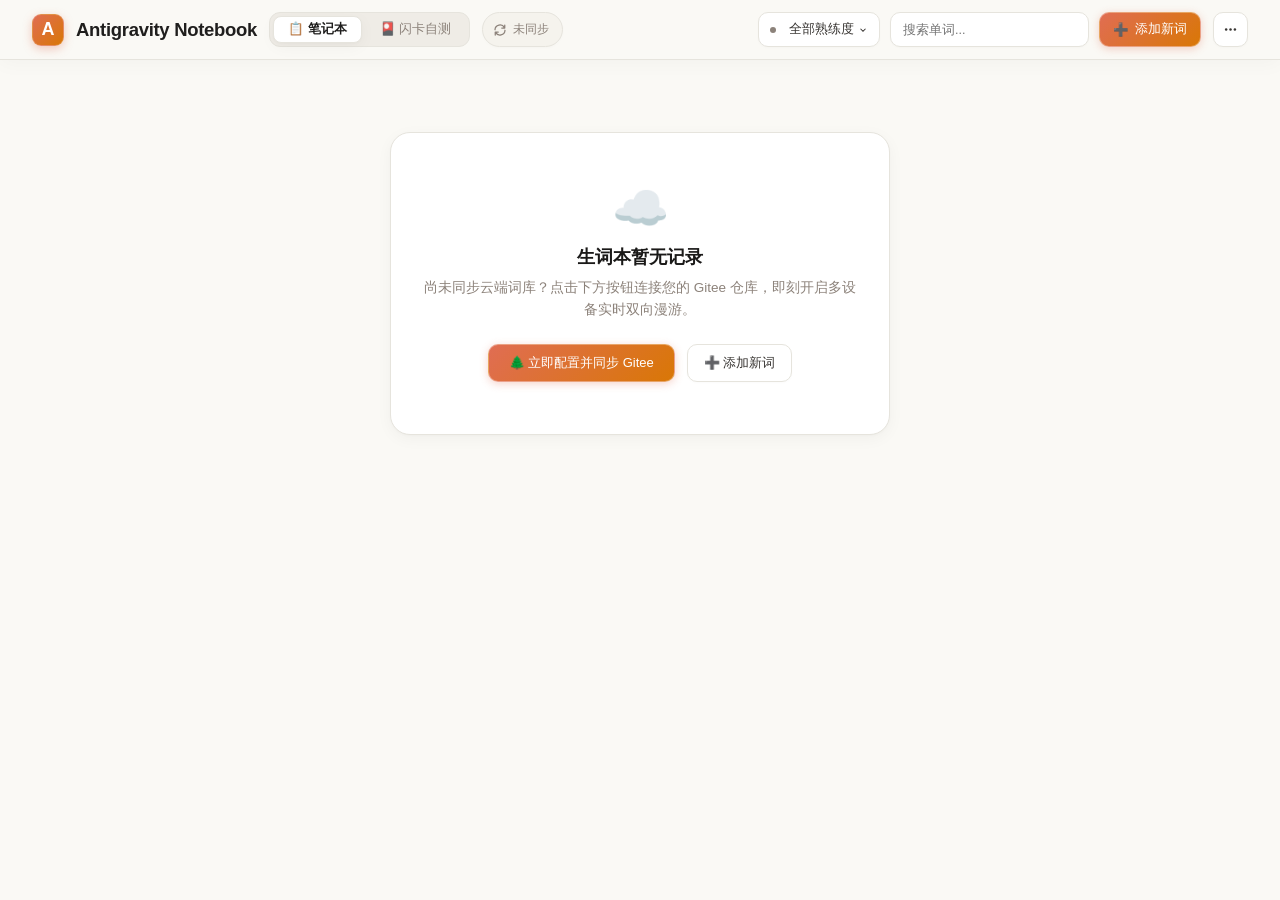
<file: notebook.html>
<!DOCTYPE html>
<html lang="zh-CN">
<head>
  <meta charset="UTF-8">
  <meta name="viewport" content="width=device-width, initial-scale=1.0, maximum-scale=1.0, user-scalable=no, viewport-fit=cover">
  <meta name="apple-mobile-web-app-capable" content="yes">
  <meta name="apple-mobile-web-app-status-bar-style" content="default">
  <meta name="apple-mobile-web-app-title" content="Antigravity">
  <meta name="theme-color" content="#FAF9F5" media="(prefers-color-scheme: light)">
  <meta name="theme-color" content="#101014" media="(prefers-color-scheme: dark)">
  <link rel="apple-touch-icon" href="icons/apple-touch-icon.png">
  <link rel="manifest" href="manifest.webmanifest">
  <title>Antigravity 笔记本</title>
  <script>
    // 立即执行极速主题初始化，防止页面加载时出现白屏或暗色闪烁 (Zero Flicker)
    (function() {
      try {
        const storedTheme = localStorage.getItem('antigravity_theme') || 'system';
        const isDark = storedTheme === 'dark' || (storedTheme === 'system' && window.matchMedia('(prefers-color-scheme: dark)').matches);
        document.documentElement.setAttribute('data-theme', storedTheme);
        document.documentElement.setAttribute('data-applied-theme', isDark ? 'dark' : 'light');
      } catch (e) {}
    })();
  </script>
  <style>
    :root, [data-applied-theme="light"] {
      --bg-warm: #FAF9F5; /* 最早的经典 Claude 暖黄纸质底色 (Warm Ivory Paper) */
      --bg-card: #FFFFFF; /* 实体纯白卡片，温润柔和无透视重影 */
      --bg-card-hover: #F5F3ED;
      --bg-header: #FAF9F5; /* 顶栏与暖纸底色浑然一体 */
      --bg-muted: #EFECE6; /* 柔和浅米槽色 (用于切换器滑轨，柔和自然) */
      --bg-subtle: #F5F3ED; /* 柔和暖白表头色 (用于 thead，与白底表格轻柔衔接) */
      --border-warm: #E6E4DD; /* 经典温润细边框 */
      --border-light: #EFECE6;
      --border-subtle: #D6D3CD;
      --border-glass: #E6E4DD;
      --glass-blur: none;
      --glass-shadow: 0 4px 16px rgba(0, 0, 0, 0.04), 0 1px 3px rgba(0, 0, 0, 0.02);
      --glass-specular: 0 0 0 0 transparent;
      --text-main: #1F1E1D;
      --text-title: #1A1918;
      --text-body: #383532;
      --text-muted: #8C827A;
      --claude-terracotta: #CC785C;
      --claude-terracotta-hover: #BF684D;
      --claude-amber: #D97706;
      --claude-green: #059669;
      --highlight-bg: #FDE68A;
      --highlight-text: #78350F;
      --modal-overlay: rgba(30, 25, 20, 0.4);
      --font-serif: "Charter", "Georgia", "Chronicle SSm A", "PingFang SC", "Hiragino Sans GB", "Microsoft YaHei", sans-serif;
      --font-sans: -apple-system, BlinkMacSystemFont, "SF Pro Text", "SF Pro Display", "PingFang SC", "Hiragino Sans GB", "Microsoft YaHei", sans-serif;
    }

    [data-applied-theme="dark"] {
      --bg-warm: #101014;
      --bg-card: #1B1B22;
      --bg-card-hover: #24242C;
      --bg-header: #15151A;
      --bg-muted: #262630;
      --bg-subtle: #202028;
      --border-warm: #2C2C38;
      --border-light: #22222C;
      --border-subtle: #383846;
      --border-glass: #2C2C38;
      --glass-blur: none;
      --glass-shadow: 0 8px 28px rgba(0, 0, 0, 0.45), 0 2px 6px rgba(0, 0, 0, 0.25);
      --glass-specular: 0 0 0 0 transparent;
      --text-main: #F5F5F7;
      --text-title: #FFFFFF;
      --text-body: #E2E2E8;
      --text-muted: #9898A0;
      --claude-terracotta: #FA7E64;
      --claude-terracotta-hover: #FF957D;
      --claude-amber: #FBBF24;
      --claude-green: #34D399;
      --highlight-bg: #78350F;
      --highlight-text: #FDE68A;
      --modal-overlay: rgba(0, 0, 0, 0.75);
    }

    @media (prefers-color-scheme: dark) {
      :root:not([data-theme="light"]):not([data-theme="dark"]) {
        --bg-warm: #101014;
        --bg-card: #1B1B22;
        --bg-card-hover: #24242C;
        --bg-header: #15151A;
        --bg-muted: #262630;
        --bg-subtle: #202028;
        --border-warm: #2C2C38;
        --border-light: #22222C;
        --border-subtle: #383846;
        --border-glass: #2C2C38;
        --glass-blur: none;
        --glass-shadow: 0 8px 28px rgba(0, 0, 0, 0.45), 0 2px 6px rgba(0, 0, 0, 0.25);
        --glass-specular: 0 0 0 0 transparent;
        --text-main: #F5F5F7;
        --text-title: #FFFFFF;
        --text-body: #E2E2E8;
        --text-muted: #9898A0;
        --claude-terracotta: #FA7E64;
        --claude-terracotta-hover: #FF957D;
        --claude-amber: #FBBF24;
        --claude-green: #34D399;
        --highlight-bg: #78350F;
        --highlight-text: #FDE68A;
        --modal-overlay: rgba(0, 0, 0, 0.75);
      }
    }

    * { box-sizing: border-box; margin: 0; padding: 0; }
    body {
      background-color: var(--bg-warm);
      color: var(--text-main);
      font-family: var(--font-sans);
      min-height: 100vh;
      display: flex;
      flex-direction: column;
      -webkit-font-smoothing: antialiased;
      -moz-osx-font-smoothing: grayscale;
      text-rendering: optimizeLegibility;
      transition: background-color 0.25s ease, color 0.25s ease;
      position: relative;
    }

    /* 移除多余的氛围光斑，保持纯色清晰高对比底色 */
    .ambient-glow-layer {
      display: none;
    }
    .glow-orb {
      position: absolute;
      border-radius: 50%;
      filter: blur(85px);
      will-change: transform;
      animation: floatOrb 22s ease-in-out infinite alternate;
    }
    .orb-1 {
      top: -8%;
      left: 12%;
      width: 480px;
      height: 480px;
      background: radial-gradient(circle, rgba(224, 109, 83, 0.28) 0%, rgba(224, 109, 83, 0) 70%);
      animation-duration: 20s;
    }
    .orb-2 {
      top: 38%;
      right: 8%;
      width: 520px;
      height: 520px;
      background: radial-gradient(circle, rgba(139, 92, 246, 0.22) 0%, rgba(139, 92, 246, 0) 70%);
      animation-duration: 25s;
      animation-delay: -6s;
    }
    .orb-3 {
      bottom: -12%;
      left: 28%;
      width: 550px;
      height: 550px;
      background: radial-gradient(circle, rgba(16, 185, 129, 0.18) 0%, rgba(16, 185, 129, 0) 70%);
      animation-duration: 28s;
      animation-delay: -12s;
    }
    @keyframes floatOrb {
      0% { transform: translate(0, 0) scale(1); }
      50% { transform: translate(35px, 25px) scale(1.06); }
      100% { transform: translate(-25px, 45px) scale(0.95); }
    }

    header {
      background: var(--bg-header);
      border-bottom: 1px solid var(--border-glass);
      padding: 0 32px;
      height: 60px;
      min-height: 60px;
      max-height: 60px;
      box-sizing: border-box;
      display: flex;
      align-items: center;
      justify-content: space-between;
      gap: 12px;
      position: sticky;
      top: 0;
      z-index: 100;
      box-shadow: 0 4px 20px rgba(0, 0, 0, 0.03);
      transition: background-color 0.2s ease, border-color 0.2s ease;
    }
    .logo-area {
      display: flex;
      align-items: center;
      gap: 12px;
      flex-shrink: 0;
      white-space: nowrap;
    }
    .logo-icon {
      width: 32px; height: 32px;
      background: linear-gradient(135deg, #E06D53, #D97706);
      border-radius: 9px;
      display: flex; align-items: center; justify-content: center;
      font-family: var(--font-serif);
      font-size: 18px;
      font-weight: 900; color: #fff;
      box-shadow: 0 3px 10px rgba(224, 109, 83, 0.35);
      border: 1px solid rgba(255, 255, 255, 0.2);
      flex-shrink: 0;
    }
    .logo-title {
      font-family: var(--font-serif);
      font-size: 18.5px;
      font-weight: 700;
      letter-spacing: -0.3px;
      color: var(--text-main);
      white-space: nowrap;
      flex-shrink: 0;
    }
    
    .view-switcher {
      display: flex;
      align-items: center;
      background: var(--bg-muted);
      padding: 3px;
      border-radius: 11px;
      border: 1px solid var(--border-warm);
      gap: 3px;
      height: 35px;
      box-sizing: border-box;
      flex-shrink: 0;
      white-space: nowrap;
    }
    .view-tab {
      height: 27px;
      background: transparent;
      border: 1px solid transparent; /* 关键：未激活预留 1px 透明边框，杜绝切换时增加 2px 边框导致高度跳动 */
      padding: 0 14px;
      border-radius: 8px;
      font-size: 12.5px;
      font-weight: 500;
      color: var(--text-muted);
      cursor: pointer;
      display: flex;
      align-items: center;
      justify-content: center;
      gap: 6px;
      transition: background 0.18s ease, color 0.18s ease, border-color 0.18s ease, box-shadow 0.18s ease;
      user-select: none;
      box-sizing: border-box;
      line-height: 1;
      white-space: nowrap;
      flex-shrink: 0;
      word-break: keep-all;
    }
    .view-tab:active {
      background: rgba(255, 255, 255, 0.35);
      transform: none; /* 移除 scale 引起的尺寸扰动，避免点击微跳 */
    }
    .view-tab.active {
      background: var(--bg-card);
      color: var(--text-main);
      box-shadow: var(--glass-shadow);
      font-weight: 600;
      border: 1px solid var(--border-glass);
    }

    .sync-status-badge {
      display: flex; align-items: center; gap: 7px;
      height: 35px;
      box-sizing: border-box;
      background: var(--bg-subtle);
      border: 1px solid var(--border-glass);
      padding: 0 13px 0 11px; border-radius: 20px; font-size: 12px; color: var(--text-muted);
      cursor: pointer;
      transition: all 0.2s cubic-bezier(0.34, 1.56, 0.64, 1);
      user-select: none;
      box-shadow: 0 1px 3px rgba(0, 0, 0, 0.02);
      white-space: nowrap;
      flex-shrink: 0;
      word-break: keep-all;
    }
    .sync-status-badge:hover {
      background: var(--bg-card-hover);
      color: var(--text-main);
      transform: none;
      box-shadow: 0 4px 12px rgba(0, 0, 0, 0.08);
    }
    .sync-status-badge:active {
      transform: none;
      background: var(--bg-subtle);
    }

    /* 结合了状态指示与循环刷新的融合图标 (Merged Sync Icon) */
    .sync-icon-dot {
      display: flex;
      align-items: center;
      justify-content: center;
      color: var(--text-muted);
      transition: all 0.2s ease;
      cursor: pointer;
    }
    .sync-icon-dot.active {
      color: var(--claude-green);
      filter: drop-shadow(0 0 4px rgba(16, 185, 129, 0.5));
    }
    .sync-icon-dot.rotating svg {
      animation: syncRotate 0.8s linear infinite;
    }
    @media (hover: hover) and (pointer: fine) {
      .sync-icon-dot:hover svg {
        animation: syncRotate 0.8s linear infinite;
      }
      .sync-icon-dot:hover {
        color: var(--claude-terracotta);
      }
    }
    @keyframes syncRotate {
      from { transform: rotate(0deg); }
      to { transform: rotate(360deg); }
    }

    .header-right {
      display: flex;
      align-items: center;
      gap: 12px;
      flex-shrink: 0;
      white-space: nowrap;
    }

    .header-actions {
      display: flex;
      align-items: center;
      gap: 10px;
      flex-shrink: 0;
      white-space: nowrap;
    }

    .controls {
      display: flex;
      align-items: center;
      gap: 10px;
      flex-shrink: 0;
      white-space: nowrap;
    }
    
    /* 苹果风格自定义下拉菜单 (Apple Custom Dropdown) */
    .dropdown-container {
      position: relative;
      flex-shrink: 0;
    }
    .dropdown-btn {
      height: 35px;
      background: var(--bg-card);
      border: 1px solid var(--border-glass);
      color: var(--text-body);
      padding: 0 11px;
      border-radius: 10px;
      font-size: 12.5px;
      font-weight: 500;
      cursor: pointer;
      display: flex;
      align-items: center;
      justify-content: space-between;
      width: 122px;
      transition: all 0.2s cubic-bezier(0.34, 1.56, 0.64, 1);
      box-shadow: 0 1px 3px rgba(0,0,0,0.02);
      font-family: var(--font-sans);
      box-sizing: border-box;
      white-space: nowrap;
      flex-shrink: 0;
      word-break: keep-all;
    }
    .dropdown-btn:hover {
      background: var(--bg-card-hover);
      border-color: var(--border-subtle);
      color: var(--text-main);
      box-shadow: 0 4px 12px rgba(0, 0, 0, 0.08);
      transform: none;
    }
    .dropdown-btn:active {
      transform: none;
      background: var(--bg-card);
    }
    .dropdown-btn-left {
      display: flex;
      align-items: center;
      gap: 6px;
      overflow: hidden;
      white-space: nowrap;
    }
    .more-menu-btn {
      width: 35px;
      min-width: 35px;
      padding: 0;
      justify-content: center;
    }
    .dropdown-menu {
      position: absolute;
      top: calc(100% + 6px);
      left: 0;
      width: 140px;
      background: var(--bg-card);
      border: 1px solid var(--border-glass);
      border-radius: 12px;
      box-shadow: 0 12px 32px rgba(0, 0, 0, 0.18);
      padding: 6px;
      display: none;
      flex-direction: column;
      gap: 2px;
      z-index: 1000;
      animation: dropIn 0.18s cubic-bezier(0.16, 1, 0.3, 1);
    }
    .more-dropdown-menu {
      width: 156px;
      right: 0;
      left: auto;
    }
    .menu-section-label {
      font-size: 10.5px;
      font-weight: 600;
      color: var(--text-muted);
      padding: 5px 10px 3px;
      letter-spacing: 0.3px;
      user-select: none;
    }
    .menu-divider {
      height: 1px;
      background: var(--border-light);
      margin: 4px 6px;
    }
    @keyframes dropIn {
      from { opacity: 0; transform: translateY(-4px) scale(0.98); }
      to { opacity: 1; transform: translateY(0) scale(1); }
    }
    .dropdown-item {
      padding: 7px 10px;
      border-radius: 8px;
      font-size: 12px;
      color: var(--text-body);
      cursor: pointer;
      display: flex;
      align-items: center;
      justify-content: space-between;
      transition: all 0.15s ease;
      user-select: none;
    }
    .dropdown-item:hover {
      background: var(--bg-card-hover);
      color: var(--text-main);
      transform: translateX(2px);
    }
    .dropdown-item.selected {
      background: var(--bg-subtle);
      color: var(--claude-terracotta);
      font-weight: 600;
    }
    .dropdown-dot {
      display: inline-block;
      width: 6px;
      height: 6px;
      border-radius: 50%;
      margin-right: 7px;
    }
    .dot-all { background: var(--text-muted); }
    .dot-0 { background: #DC2626; }
    .dot-1 { background: #D97706; }
    .dot-2 { background: #2563EB; }
    .dot-3 { background: #059669; }
    .check-mark {
      font-size: 11px;
      color: var(--claude-terracotta);
      font-weight: bold;
    }

    .search-box-wrap {
      position: relative;
      display: inline-flex;
      align-items: center;
      flex: 0 1 210px;
      min-width: 120px;
    }
    .search-input {
      height: 35px;
      width: 100%;
      min-width: 120px;
      max-width: 210px;
      background: var(--bg-card);
      border: 1px solid var(--border-glass);
      color: var(--text-main);
      padding: 0 28px 0 12px;
      border-radius: 10px;
      font-size: 12.5px;
      outline: none;
      transition: all 0.2s ease;
      box-shadow: 0 1px 2px rgba(0,0,0,0.02);
      font-family: var(--font-sans);
      box-sizing: border-box;
      white-space: nowrap;
    }
    .search-input:focus {
      border-color: var(--claude-terracotta);
      box-shadow: 0 0 0 3px rgba(224, 109, 83, 0.18);
    }
    
    .search-clear-btn {
      position: absolute;
      right: 7px;
      width: 18px;
      height: 18px;
      border-radius: 50%;
      border: none;
      background: var(--bg-muted);
      color: var(--text-muted);
      display: flex;
      align-items: center;
      justify-content: center;
      cursor: pointer;
      font-size: 10.5px;
      font-weight: 700;
      line-height: 1;
      opacity: 0;
      visibility: hidden;
      pointer-events: none;
      transition: opacity 0.18s ease, transform 0.18s cubic-bezier(0.34, 1.56, 0.64, 1), background 0.15s, color 0.15s;
      user-select: none;
      padding: 0;
      z-index: 2;
    }
    /* 有输入时：鼠标移到搜索框区域或按钮上优雅浮现，获得焦点时也会浮现 */
    .search-box-wrap.has-text:hover .search-clear-btn,
    .search-box-wrap.has-text:focus-within .search-clear-btn {
      opacity: 0.85;
      visibility: visible;
      pointer-events: auto;
    }
    .search-clear-btn:hover {
      opacity: 1 !important;
      background: var(--border-subtle);
      color: var(--text-main);
      transform: scale(1.18);
    }
    .search-clear-btn:active {
      transform: scale(0.92);
    }
    
    .btn {
      height: 35px;
      background: var(--bg-card);
      border: 1px solid var(--border-glass);
      color: var(--text-body);
      padding: 0 13px;
      border-radius: 10px;
      font-size: 12.5px;
      font-weight: 500;
      cursor: pointer;
      display: flex;
      align-items: center;
      gap: 6px;
      transition: all 0.2s cubic-bezier(0.34, 1.56, 0.64, 1);
      box-shadow: 0 1px 3px rgba(0,0,0,0.02);
      font-family: var(--font-sans);
      box-sizing: border-box;
      user-select: none;
      white-space: nowrap;
      flex-shrink: 0;
      word-break: keep-all;
    }
    .btn:hover {
      background: var(--bg-card-hover);
      border-color: var(--border-subtle);
      color: var(--text-main);
      transform: none;
      box-shadow: 0 4px 12px rgba(0,0,0,0.06);
    }
    .btn:active {
      transform: none;
      background: var(--bg-subtle);
    }
    .btn-primary {
      background: linear-gradient(135deg, #E06D53, #D97706);
      border: 1px solid rgba(255, 255, 255, 0.35);
      color: #FFFFFF;
      box-shadow: 0 2px 8px rgba(224, 109, 83, 0.3);
      white-space: nowrap;
      flex-shrink: 0;
      word-break: keep-all;
    }
    .btn-primary:hover {
      background: linear-gradient(135deg, #CC5B40, #C26604);
      box-shadow: 0 4px 14px rgba(224, 109, 83, 0.42);
      color: #FFFFFF;
      transform: none;
    }
    .btn-primary:active {
      transform: none;
      filter: brightness(0.95);
    }

    /* 响应式顶栏适配：窄屏与小窗口绝不挤压扭曲 (Responsive Header Auto-Adaptation) */
    @media (max-width: 1220px) {
      header {
        padding: 0 16px;
        gap: 10px;
      }
      .logo-area {
        gap: 10px;
      }
      .controls {
        gap: 8px;
      }
      .logo-brand {
        display: none; /* 自动折叠 "Antigravity"，仅保留 "Notebook"，立省 95px 宽度 */
      }
      .search-box-wrap {
        flex: 0 1 180px;
      }
    }

    @media (max-width: 1024px) {
      header {
        padding: 0 12px;
        gap: 8px;
      }
      .logo-area {
        gap: 8px;
      }
      .controls {
        gap: 6px;
      }
      .dropdown-btn {
        width: 108px;
        padding: 0 8px;
        font-size: 12px;
      }
      .search-box-wrap {
        flex: 0 1 140px;
        min-width: 100px;
      }
      .search-input {
        padding: 0 24px 0 10px;
        font-size: 12px;
      }
      .view-tab {
        padding: 0 10px;
        font-size: 12px;
        gap: 4px;
      }
      .btn {
        padding: 0 10px;
        font-size: 12px;
      }
      .sync-status-badge {
        padding: 0 10px 0 8px;
      }
    }

    @media (max-width: 880px) {
      #syncText {
        display: none; /* 超窄屏下同步徽标仅保留图标，化身圆角紧凑徽标 */
      }
      .sync-status-badge {
        padding: 0;
        width: 35px;
        justify-content: center;
      }
      .dropdown-btn {
        width: 98px;
      }
      .search-box-wrap {
        flex: 0 1 120px;
        min-width: 90px;
      }
    }

    @media (max-width: 768px) {
      body {
        min-width: 100%;
        width: 100%;
        overflow-x: hidden;
      }
      header {
        height: auto !important;
        min-height: 54px !important;
        max-height: none !important;
        padding: 0 !important;
        display: flex !important;
        flex-direction: row !important;
        flex-wrap: wrap !important;
        align-items: center !important;
        justify-content: space-between !important;
        box-shadow: 0 1px 4px rgba(0, 0, 0, 0.04) !important;
        position: sticky !important;
        top: 0 !important;
        z-index: 100 !important;
        background: var(--bg-header) !important;
      }
      .logo-area {
        order: 1 !important;
        height: 54px !important;
        padding: 0 6px 0 12px !important;
        gap: 8px !important;
        flex: 1 !important;
        min-width: 0 !important;
        display: flex !important;
        align-items: center !important;
      }
      .logo-title {
        display: none !important;
      }
      .view-switcher {
        height: 34px !important;
        padding: 2px !important;
      }
      .view-tab {
        height: 28px !important;
        padding: 0 11px !important;
        font-size: 12.5px !important;
      }
      .sync-status-badge {
        margin-left: auto !important;
        padding: 0 !important;
        width: 34px !important;
        height: 34px !important;
        justify-content: center !important;
        border-radius: 50% !important;
        flex-shrink: 0 !important;
      }
      #syncText {
        display: none !important;
      }

      .header-right {
        display: contents !important;
      }

      .header-actions {
        order: 2 !important;
        height: 54px !important;
        padding-right: 12px !important;
        display: flex !important;
        align-items: center !important;
        gap: 6px !important;
        flex-shrink: 0 !important;
      }
      .more-menu-btn {
        width: 34px !important;
        height: 34px !important;
        border-radius: 50% !important;
      }

      /* 闪卡模式下：完全隐藏列表搜索栏与添加按键，还屏幕 100% 极简纯粹与空灵沉浸感！ */
      body[data-current-view="flashcard"] .controls {
        display: none !important;
      }

      /* 笔记本模式下：控件化身贴合移动端的顶部搜索筛选工具条 */
      body[data-current-view="table"] .controls,
      .controls {
        order: 3 !important;
        display: flex !important;
        width: 100% !important;
        padding: 8px 12px 10px 12px !important;
        box-sizing: border-box !important;
        background: var(--bg-header) !important;
        border-top: 1px solid var(--border-light) !important;
        gap: 8px !important;
        align-items: center !important;
        margin: 0 !important;
      }
      .search-box-wrap {
        flex: 1 !important;
        min-width: 0 !important;
      }
      .search-input {
        width: 100% !important;
        max-width: none !important;
        height: 36px !important;
        font-size: 13px !important;
        border-radius: 10px !important;
        padding: 0 24px 0 11px !important;
      }
      .dropdown-btn#srsDropdownBtn {
        width: auto !important;
        min-width: 82px !important;
        height: 36px !important;
        font-size: 11.5px !important;
        padding: 0 8px !important;
        border-radius: 10px !important;
        flex-shrink: 0 !important;
      }
      .btn-primary#btnAddWord {
        height: 36px !important;
        padding: 0 10px !important;
        font-size: 12px !important;
        white-space: nowrap !important;
        border-radius: 10px !important;
        flex-shrink: 0 !important;
      }

      @media (max-width: 480px) {
        .btn-primary#btnAddWord .btn-add-label {
          display: none !important;
        }
        .btn-primary#btnAddWord {
          padding: 0 11px !important;
        }
      }

      main {
        padding: 12px 12px !important;
        width: 100% !important;
        box-sizing: border-box !important;
      }

      /* 手机端列表卡片化：原生 iOS 极简高质感词卡流 */
      .table-container {
        background: transparent !important;
        border: none !important;
        box-shadow: none !important;
        overflow: visible !important;
        margin-top: 2px !important;
      }
      table, thead, tbody, th, td, tr {
        display: block !important;
        width: 100% !important;
        box-sizing: border-box !important;
      }
      thead {
        display: none !important; /* 彻底移除移动端生硬表头 */
      }
      tbody tr {
        background: var(--bg-card) !important;
        border: 1px solid var(--border-glass) !important;
        border-radius: 16px !important;
        margin-bottom: 12px !important;
        padding: 14px 16px !important;
        box-shadow: var(--glass-shadow) !important;
        display: flex !important;
        flex-direction: column !important;
        gap: 8px !important;
        transition: transform 0.15s ease, box-shadow 0.15s ease !important;
      }
      tbody tr:hover {
        background: var(--bg-card) !important;
      }
      tbody td {
        padding: 0 !important;
        border: none !important;
        text-align: left !important;
        width: 100% !important;
      }

      /* 1. 词头栏 (Word Header) */
      tbody td:nth-child(1) {
        order: 1 !important;
      }
      .word-cell-wrap {
        display: flex !important;
        flex-direction: row !important;
        justify-content: space-between !important;
        align-items: baseline !important;
        width: 100% !important;
        margin-bottom: 2px !important;
        flex-wrap: wrap !important;
        gap: 6px !important;
      }
      .word-title {
        font-size: 18px !important;
        font-weight: 700 !important;
        letter-spacing: -0.2px !important;
        color: var(--text-title) !important;
      }
      .word-phonetic {
        font-size: 13.5px !important;
        color: var(--claude-terracotta) !important;
        cursor: pointer !important;
      }

      /* 2. 释义 (Translation) - 紧随词头之后 */
      tbody td:nth-child(3) {
        order: 2 !important;
      }
      .trans-text {
        font-size: 14px !important;
        line-height: 1.55 !important;
        color: var(--text-main) !important;
        font-weight: 500 !important;
      }
      .trans-pos-tag {
        font-size: 12px !important;
        font-weight: 700 !important;
        color: var(--claude-terracotta) !important;
        margin-right: 4px !important;
      }

      /* 3. 语境例句 (Context Sentence) - 柔和引用样式 */
      tbody td:nth-child(2) {
        order: 3 !important;
      }
      .salad-context-box {
        margin: 2px 0 0 0 !important;
      }
      .salad-sentence {
        font-size: 13px !important;
        line-height: 1.55 !important;
        color: var(--text-body) !important;
        background: var(--bg-subtle) !important;
        padding: 8px 12px !important;
        border-radius: 9px !important;
        border-left: 3px solid var(--claude-terracotta) !important;
        margin: 0 !important;
      }
      /* 无例句时不占任何高度 */
      tbody td.cell-context.is-empty,
      .salad-sentence.is-empty,
      .salad-context-box.is-empty {
        display: none !important;
      }

      /* 4. 笔记 (Notes) - 仅在有笔记时展示 */
      tbody td:nth-child(4) {
        order: 4 !important;
      }
      tbody td.cell-notes.is-empty,
      .note-text.is-empty,
      .note-text:empty {
        display: none !important;
      }
      .note-text {
        font-size: 12.5px !important;
        color: var(--text-muted) !important;
        background: rgba(0, 0, 0, 0.02) !important;
        padding: 6px 10px !important;
        border-radius: 6px !important;
      }
      [data-applied-theme="dark"] .note-text {
        background: rgba(255, 255, 255, 0.04) !important;
      }

      /* 5. 底部操作栏 (Actions & Mastery Status) */
      tbody td:nth-child(5) {
        order: 5 !important;
      }
      .action-group {
        display: flex !important;
        justify-content: space-between !important;
        align-items: center !important;
        margin-top: 4px !important;
        padding-top: 8px !important;
        border-top: 1px solid var(--border-light) !important;
        width: 100% !important;
      }
      .mastery-picker-popup {
        left: -4px !important;
        right: auto !important;
      }

      /* 闪卡自测手机端极简自适应 */
      #viewFlashcardContainer {
        max-width: 100%;
        margin: 6px auto;
        padding: 0 4px;
      }
      .btn-stealth-trigger {
        display: none !important; /* 手机端完全移除摸鱼模式 */
      }
      .kbd-hint {
        display: none !important;
      }
      .batch-label {
        display: none !important;
      }
      .flashcard-header-bar {
        display: flex;
        flex-direction: row;
        align-items: center;
        justify-content: space-between;
        width: 100%;
        margin-bottom: 12px;
        gap: 8px;
        flex-wrap: nowrap;
      }
      .flashcard-batch-group {
        justify-content: flex-start;
      }
      .flashcard-header-right {
        justify-content: flex-end;
        width: auto;
      }
      .flashcard-progress-box {
        display: flex;
        align-items: center;
        gap: 6px;
      }
      .flashcard-card-box {
        padding: 24px 18px;
        min-height: 380px;
        border-radius: 20px;
      }
      .flashcard-word {
        font-size: 32px;
      }
      .flashcard-context {
        font-size: 15px;
        padding: 14px 16px;
        line-height: 1.65;
      }
      .flashcard-trans .trans-meaning,
      .flashcard-trans .trans-line-plain {
        font-size: 15px;
      }
      .flashcard-smart-bar {
        margin-top: 16px;
        gap: 8px;
      }
      .btn-srs-action {
        height: 50px;
        border-radius: 14px;
      }
      .srs-btn-title {
        font-size: 14.5px;
      }

      .modal-card {
        width: 100% !important;
        max-width: calc(100vw - 24px) !important;
        padding: 20px 16px !important;
        box-sizing: border-box;
        max-height: 90vh;
        overflow-y: auto;
      }
    }

    main {
      flex: 1;
      max-width: 1360px;
      width: 100%;
      margin: 0 auto;
      padding: 24px;
      display: flex;
      flex-direction: column;
      align-items: center;
    }

    /* 视图 1: 经典表格视图 */
    #viewTableContainer {
      width: 100%;
    }
    .table-container {
      width: 100%;
      background: var(--bg-card);
      border: 1px solid var(--border-glass);
      border-radius: 16px;
      overflow: hidden;
      box-shadow: var(--glass-shadow);
      transition: box-shadow 0.25s ease;
    }
    table { width: 100%; border-collapse: collapse; text-align: left; }
    thead tr {
      background: var(--bg-subtle);
      border-bottom: 1px solid var(--border-light);
    }
    th {
      padding: 14px 20px;
      font-size: 12.5px;
      color: var(--text-muted);
      font-weight: 500;
      letter-spacing: 0.2px;
      font-family: var(--font-sans);
      text-align: center !important;
      vertical-align: middle !important;
    }
    tbody tr { border-bottom: 1px solid var(--border-light); transition: background 0.15s; }
    tbody tr:hover { background: var(--bg-card-hover); }
    td {
      padding: 16px 20px;
      font-size: 13.5px;
      color: var(--text-body);
      vertical-align: middle !important;
    }
    
    .word-cell-wrap {
      display: flex;
      flex-direction: column;
      align-items: center;
      gap: 4px;
    }
    .word-title {
      font-family: var(--font-serif);
      font-size: 16.5px;
      font-weight: 700;
      color: var(--text-title);
      line-height: 1.2;
    }
    .word-title mark.search-match {
      background: var(--highlight-bg);
      color: var(--highlight-text);
      font-weight: 700;
      padding: 1px 3px;
      border-radius: 3px;
      box-decoration-break: clone;
      -webkit-box-decoration-break: clone;
    }

    /* 智能英式/美式拼写感知小角标 */
    .nb-dialect-badge {
      display: inline-block;
      font-size: 10px;
      font-weight: 600;
      font-family: var(--font-sans);
      border-radius: 4px;
      padding: 1px 5px;
      margin-left: 6px;
      vertical-align: middle;
      line-height: 1.25;
      letter-spacing: 0.1px;
    }
    .nb-dialect-badge.dialect-uk {
      color: #2563EB;
      background: rgba(37, 99, 235, 0.1);
      border: 1px solid rgba(37, 99, 235, 0.25);
    }
    .nb-dialect-badge.dialect-us {
      color: #059669;
      background: rgba(5, 150, 105, 0.1);
      border: 1px solid rgba(5, 150, 105, 0.25);
    }
    
    /* 纯净交互式音标：无图标，直接点击音标本身朗读发音 */
    .word-phonetic {
      color: var(--text-muted);
      font-size: 12.5px;
      font-family: "Charis SIL", "Doulos SIL", "Lucida Sans Unicode", "Segoe UI", -apple-system, BlinkMacSystemFont, Roboto, sans-serif;
      font-weight: 400;
      cursor: pointer;
      padding: 1px 5px;
      border-radius: 4px;
      transition: all 0.15s ease;
      user-select: none;
    }
    .word-phonetic:hover {
      color: var(--claude-terracotta);
      background: rgba(204, 120, 92, 0.12);
    }

    .srs-badge {
      font-size: 11px;
      padding: 3px 8px;
      border-radius: 6px;
      font-weight: 500;
      display: inline-flex;
      align-items: center;
      gap: 5px;
      background: var(--bg-subtle);
      border: 1px solid var(--border-warm);
      color: var(--text-muted);
      user-select: none;
      font-family: var(--font-sans);
      white-space: nowrap;
      word-break: keep-all;
      flex-shrink: 0;
    }
    .srs-dot {
      width: 5px;
      height: 5px;
      border-radius: 50%;
      background: var(--text-muted);
    }
    .srs-level-0, .srs-level-1, .srs-level-2, .srs-level-3 {
      background: var(--bg-subtle);
      color: var(--text-muted);
      border: 1px solid var(--border-warm);
    }
    .srs-level-0 .srs-dot, .srs-level-1 .srs-dot, .srs-level-2 .srs-dot, .srs-level-3 .srs-dot {
      background: var(--text-muted);
    }

    .salad-context-box { 
      line-height: 1.6; 
    }
    .salad-sentence {
      font-family: var(--font-serif);
      font-size: 15px;
      font-weight: 500;
      color: var(--text-main);
      line-height: 1.65;
      text-align: justify;
      text-justify: inter-word;
      text-align-last: left;
    }
    .salad-sentence .highlight {
      background: var(--highlight-bg);
      color: var(--highlight-text);
      font-weight: 600;
      padding: 1px 4px;
      border-radius: 3px;
      transition: all 0.15s ease;
    }

    /* 方案 1：检索模式下，例句锚点高亮优雅降权，让位于第一列检索关键词焦点 */
    .is-searching .salad-sentence .highlight {
      background: rgba(204, 120, 92, 0.12);
      color: var(--claude-terracotta);
      font-weight: 500;
      border-bottom: 1.5px solid var(--claude-terracotta);
      padding: 0 2px;
      border-radius: 2px;
    }
    
    .trans-text,
    .note-text {
      color: var(--text-main);
      font-size: 13.5px;
      line-height: 1.7;
      letter-spacing: 0.15px;
      white-space: pre-line;
      word-break: break-word;
    }
    .trans-text {
      font-weight: 550;
    }
    .trans-line {
      display: block;
      margin-bottom: 3px;
    }
    .trans-line:last-child {
      margin-bottom: 0;
    }
    .trans-pos-tag {
      color: var(--claude-terracotta);
      font-weight: 700;
      font-family: var(--font-serif, "Georgia", serif);
      font-size: 13px;
      margin-right: 4px;
      display: inline-block;
    }
    .note-text {
      font-weight: 450;
      color: var(--text-body);
    }

    .action-group {
      display: flex;
      align-items: center;
      gap: 6px;
      justify-content: center;
    }
    
    /* 熟练度发光状态圆点按钮与悬浮糖果微胶囊 */
    .mastery-wrap {
      position: relative;
      display: inline-flex;
      align-items: center;
      justify-content: center;
    }
    .mastery-dot-btn {
      width: 26px;
      height: 26px;
      border-radius: 50%;
      border: 1px solid transparent;
      background: transparent;
      display: inline-flex;
      align-items: center;
      justify-content: center;
      cursor: pointer;
      padding: 0;
      transition: all 0.18s cubic-bezier(0.34, 1.56, 0.64, 1);
    }
    .mastery-dot-btn:hover {
      background: var(--bg-muted);
      border-color: var(--border-warm);
      transform: scale(1.18);
    }
    .mastery-dot-btn:active {
      transform: scale(0.88);
    }
    .mastery-dot-glow {
      width: 7.5px;
      height: 7.5px;
      border-radius: 50%;
      transition: all 0.2s cubic-bezier(0.34, 1.56, 0.64, 1);
    }
    
    /* 未标记：极淡极简空心虚线环，低调不抢眼 */
    .mastery-dot-unmarked {
      width: 8px;
      height: 8px;
      background: transparent;
      border: 1.5px dashed var(--text-muted);
      opacity: 0.55;
    }
    tbody tr:hover .mastery-dot-unmarked {
      opacity: 0.95;
      border-color: var(--claude-terracotta);
    }

    .mastery-dot-red {
      background: #EF4444;
      box-shadow: 0 0 7px rgba(239, 68, 68, 0.6);
    }
    .mastery-dot-orange {
      background: #F59E0B;
      box-shadow: 0 0 7px rgba(245, 158, 11, 0.6);
    }
    .mastery-dot-green {
      background: #10B981;
      box-shadow: 0 0 7px rgba(16, 185, 129, 0.6);
    }
    .mastery-dot-purple {
      background: #6366F1;
      box-shadow: 0 0 7px rgba(99, 102, 241, 0.6);
    }

    /* 悬浮微胶囊快捷选择器 (Apple Floating Candy Picker) */
    .mastery-picker-popup {
      position: absolute;
      bottom: calc(100% + 6px);
      right: -24px;
      background: var(--bg-card);
      border: 1px solid var(--border-warm);
      border-radius: 20px;
      padding: 5px 8px;
      display: none;
      align-items: center;
      gap: 6px;
      box-shadow: 0 10px 28px rgba(0, 0, 0, 0.2), 0 2px 6px rgba(0, 0, 0, 0.05);
      z-index: 100;
      animation: candyPop 0.15s cubic-bezier(0.34, 1.56, 0.64, 1);
      white-space: nowrap;
    }
    /* 鼠标安全桥接区域：防止鼠标从圆点滑向浮窗时丢失判定 */
    .mastery-picker-popup::after {
      content: '';
      position: absolute;
      top: 100%;
      left: 0;
      width: 100%;
      height: 10px;
      background: transparent;
    }
    .mastery-wrap:hover .mastery-picker-popup,
    .mastery-picker-popup.open {
      display: flex;
    }
    @keyframes candyPop {
      from { opacity: 0; transform: translateY(5px) scale(0.9); }
      to { opacity: 1; transform: translateY(0) scale(1); }
    }
    .candy-option {
      width: 22px;
      height: 22px;
      border-radius: 50%;
      display: flex;
      align-items: center;
      justify-content: center;
      cursor: pointer;
      transition: all 0.15s cubic-bezier(0.34, 1.56, 0.64, 1);
      background: transparent;
      border: none;
      padding: 0;
    }
    .candy-option:hover {
      transform: scale(1.35);
      background: rgba(128, 128, 128, 0.12);
    }
    .candy-dot {
      width: 8px;
      height: 8px;
      border-radius: 50%;
    }

    .apple-icon-btn {
      width: 30px;
      height: 30px;
      border-radius: 7px;
      border: 1px solid transparent;
      background: transparent;
      color: var(--text-muted);
      display: inline-flex;
      align-items: center;
      justify-content: center;
      cursor: pointer;
      transition: all 0.15s ease;
    }
    .apple-icon-btn:hover {
      background: var(--bg-muted);
      border-color: var(--border-warm);
      color: var(--text-main);
      transform: scale(1.08);
    }
    .apple-icon-btn-del:hover {
      background: rgba(239, 68, 68, 0.12);
      border-color: rgba(239, 68, 68, 0.25);
      color: #DC2626;
    }

    /* 视图 2: 苹果美学级艾宾浩斯闪卡自测容器 */
    #viewFlashcardContainer {
      display: none;
      width: 100%;
      max-width: 680px;
      margin: 16px auto;
      flex-direction: column;
      align-items: center;
      box-sizing: border-box;
    }
    
    /* 闪卡顶部定量控制与进度栏 */
    .flashcard-header-bar {
      width: 100%;
      display: flex;
      justify-content: space-between;
      align-items: center;
      margin-bottom: 16px;
      gap: 12px;
      box-sizing: border-box;
    }
    .flashcard-batch-group {
      display: flex;
      align-items: center;
      gap: 6px;
      flex-shrink: 0;
      white-space: nowrap;
    }
    .batch-label {
      font-size: 11.5px;
      color: var(--text-muted);
      font-weight: 500;
      user-select: none;
      white-space: nowrap;
      word-break: keep-all;
      flex-shrink: 0;
    }
    .batch-tabs {
      display: inline-flex;
      align-items: center;
      background: var(--bg-muted);
      padding: 2px;
      border-radius: 7px;
      gap: 2px;
      height: 26px;
      box-sizing: border-box;
      border: 1px solid var(--border-warm);
      flex-shrink: 0;
      white-space: nowrap;
    }
    .batch-tab {
      background: transparent;
      border: none;
      height: 20px;
      padding: 0 7px;
      border-radius: 5px;
      font-size: 11.5px;
      font-weight: 500;
      color: var(--text-muted);
      cursor: pointer;
      font-family: var(--font-sans);
      transition: all 0.15s ease;
      user-select: none;
      display: inline-flex;
      align-items: center;
      justify-content: center;
      box-sizing: border-box;
      white-space: nowrap;
      word-break: keep-all;
      flex-shrink: 0;
    }
    .batch-tab:hover {
      color: var(--text-main);
    }
    .batch-tab.active {
      background: var(--bg-card);
      color: var(--text-main);
      font-weight: 600;
      box-shadow: 0 1px 2px rgba(0, 0, 0, 0.08);
    }

    .flashcard-header-right {
      display: flex;
      align-items: center;
      gap: 10px;
      flex-shrink: 0;
      white-space: nowrap;
    }
    .flashcard-progress-box {
      display: flex;
      align-items: center;
      gap: 8px;
      font-size: 12px;
      color: var(--text-muted);
      flex-shrink: 0;
      white-space: nowrap;
      word-break: keep-all;
    }
    .flashcard-progress-text {
      white-space: nowrap;
      word-break: keep-all;
      flex-shrink: 0;
    }
    .flashcard-progress-bar {
      width: 72px;
      height: 4px;
      background: var(--bg-muted);
      border-radius: 2px;
      overflow: hidden;
      flex-shrink: 0;
    }
    .flashcard-progress-fill {
      height: 100%;
      background: linear-gradient(90deg, #CC785C, #D97706);
      width: 0%;
      border-radius: 2px;
      transition: width 0.25s cubic-bezier(0.16, 1, 0.3, 1);
    }
    .kbd-hint {
      font-size: 11px;
      color: var(--text-muted);
      display: inline-flex;
      align-items: center;
      gap: 3px;
      user-select: none;
      white-space: nowrap;
      word-break: keep-all;
      flex-shrink: 0;
    }
    .kbd-hint kbd {
      background: var(--bg-muted);
      padding: 1px 5px;
      border-radius: 4px;
      font-size: 10px;
      color: var(--text-body);
      white-space: nowrap;
    }

    @media (max-width: 680px) {
      .flashcard-header-bar {
        flex-wrap: wrap;
        justify-content: center;
        gap: 10px;
      }
      .flashcard-batch-group {
        justify-content: center;
      }
      .flashcard-header-right {
        justify-content: center;
        width: 100%;
        gap: 8px;
      }
      .flashcard-card-box {
        padding: 24px 20px;
      }
    }
    @media (max-width: 520px) {
      .kbd-hint {
        display: none !important;
      }
      .flashcard-progress-bar {
        width: 50px;
      }
      .flashcard-hint span {
        display: none;
      }
      .batch-tab {
        padding: 0 5px;
        font-size: 11px;
      }
    }
    
    .flashcard-card-box {
      width: 100%;
      min-height: 420px;
      background: var(--bg-card);
      border: 1px solid var(--border-glass);
      border-radius: 24px;
      box-shadow: var(--glass-shadow);
      padding: 32px 36px;
      display: flex;
      flex-direction: column;
      justify-content: flex-start; /* 单词与例句位置绝对锁定，翻面 0 位移！ */
      cursor: pointer;
      position: relative;
      user-select: none;
      transition: box-shadow 0.25s cubic-bezier(0.34, 1.56, 0.64, 1), border-color 0.25s ease;
      box-sizing: border-box;
    }
    .flashcard-card-box:hover {
      box-shadow: 0 20px 48px rgba(0, 0, 0, 0.12);
      border-color: var(--border-subtle);
    }
    .flashcard-card-box:active {
      /* 保持绝对平稳，无任何上下移动或形变 */
    }
    .flashcard-top-meta {
      display: flex;
      align-items: center;
      justify-content: space-between;
      margin-bottom: 20px;
      gap: 10px;
      width: 100%;
      box-sizing: border-box;
      white-space: nowrap;
    }
    .flashcard-top-right {
      display: flex;
      align-items: center;
      gap: 10px;
      flex-shrink: 0;
      white-space: nowrap;
    }
    .flashcard-hint {
      font-size: 12px;
      color: var(--text-muted);
      display: inline-flex;
      align-items: center;
      gap: 5px;
      white-space: nowrap;
      word-break: keep-all;
      flex-shrink: 0;
    }
    .fc-edit-btn {
      display: inline-flex;
      align-items: center;
      gap: 4px;
      padding: 4px 10px;
      border-radius: 8px;
      font-size: 11.5px;
      font-weight: 500;
      color: var(--text-muted);
      background: var(--bg-subtle);
      border: 1px solid var(--border-glass);
      cursor: pointer;
      transition: all 0.2s cubic-bezier(0.34, 1.56, 0.64, 1);
      font-family: var(--font-sans);
      user-select: none;
      box-shadow: 0 1px 2px rgba(0,0,0,0.02);
      white-space: nowrap;
      word-break: keep-all;
      flex-shrink: 0;
    }
    .fc-edit-btn:hover {
      background: var(--bg-card);
      border-color: var(--claude-terracotta);
      color: var(--claude-terracotta);
      box-shadow: 0 3px 10px rgba(224, 109, 83, 0.2);
      transform: none;
    }
    .fc-edit-btn:active {
      transform: none;
      background: var(--bg-card-hover);
    }
    .flashcard-word {
      font-family: var(--font-serif);
      font-size: 34px;
      font-weight: 700;
      color: var(--text-title);
      text-align: center;
      margin-bottom: 8px;
      letter-spacing: -0.5px;
      user-select: text !important;
      -webkit-user-select: text !important;
      cursor: text;
    }
    .flashcard-phonetic-wrap {
      display: flex;
      align-items: center;
      justify-content: center;
      margin-bottom: 20px;
    }
    .flashcard-phonetic {
      font-size: 14.5px;
      color: var(--text-muted);
      font-family: "Charis SIL", "Doulos SIL", "Lucida Sans Unicode", "Segoe UI", -apple-system, BlinkMacSystemFont, Roboto, sans-serif;
      letter-spacing: 0.3px;
      cursor: pointer;
      padding: 2px 8px;
      border-radius: 6px;
      transition: all 0.15s ease;
      user-select: text !important;
      -webkit-user-select: text !important;
    }
    .flashcard-phonetic:hover {
      color: var(--claude-terracotta);
      background: rgba(204, 120, 92, 0.12);
    }
    .flashcard-phonetic.playing,
    .word-phonetic.playing {
      color: var(--claude-terracotta) !important;
      background: rgba(204, 120, 92, 0.2) !important;
      animation: audioPulse 0.9s infinite alternate ease-in-out;
      transform-origin: center center;
    }
    @keyframes audioPulse {
      0% { transform: scale(1); }
      50% { transform: scale(1.06); }
      100% { transform: scale(1); }
    }
    .flashcard-context {
      font-family: var(--font-serif);
      font-size: 15.5px;
      color: var(--text-main);
      line-height: 1.7;
      text-align: justify;
      text-justify: inter-word;
      text-align-last: left;
      margin-bottom: 16px;
      padding: 16px 20px;
      background: var(--bg-subtle);
      border-radius: 10px;
      border: 1px dashed var(--border-warm);
      letter-spacing: 0.1px;
      user-select: text !important;
      -webkit-user-select: text !important;
      cursor: text;
    }
    .flashcard-context .highlight {
      background: var(--highlight-bg);
      color: var(--highlight-text);
      font-weight: 600;
      padding: 1px 4px;
      border-radius: 3px;
    }
    
    .flashcard-answer-box {
      border-top: 1px solid var(--border-light);
      padding-top: 20px;
      margin-top: 10px;
      display: flex;
      flex-direction: column;
      align-items: center;
      justify-content: center;
      width: 100%;
      animation: fadeIn 0.18s ease;
    }
    @keyframes fadeIn {
      from { opacity: 0; transform: translateY(4px); }
      to { opacity: 1; transform: translateY(0); }
    }
    .flashcard-trans {
      display: flex;
      flex-direction: column;
      width: 100%;
      max-width: 530px;
      margin: 0 auto 12px;
      gap: 12px;
      user-select: text !important;
      -webkit-user-select: text !important;
      cursor: text;
    }
    .flashcard-trans .trans-line {
      display: flex;
      align-items: baseline;
      line-height: 1.7;
    }
    .flashcard-trans .trans-line-pos {
      gap: 12px;
      width: 100%;
    }
    .flashcard-trans .trans-pos-tag {
      flex-shrink: 0;
      display: inline-flex;
      align-items: center;
      justify-content: center;
      font-family: var(--font-sans);
      font-size: 11px;
      font-weight: 700;
      color: var(--claude-terracotta);
      background: rgba(204, 120, 92, 0.12);
      border: 1px solid rgba(204, 120, 92, 0.22);
      border-radius: 4px;
      padding: 1px 6px;
      min-width: 32px;
      text-align: center;
      user-select: none;
      letter-spacing: 0.2px;
      margin-top: 2px;
    }
    .flashcard-trans .trans-meaning {
      flex: 1;
      font-size: 15.5px;
      font-weight: 500;
      color: var(--text-main);
      letter-spacing: 0.1px;
      line-height: 1.7;
      text-align: justify;
      text-justify: inter-ideograph;
      text-align-last: left;
      word-break: break-word;
    }
    .flashcard-trans .trans-line-plain {
      width: 100%;
      font-size: 15.5px;
      font-weight: 500;
      color: var(--text-main);
      line-height: 1.7;
      text-align: justify;
      text-justify: inter-ideograph;
      text-align-last: left;
    }
    .flashcard-notes {
      display: flex;
      flex-direction: column;
      width: 100%;
      max-width: 530px;
      margin: 0 auto;
      user-select: text !important;
      -webkit-user-select: text !important;
      cursor: text;
      box-sizing: border-box;
      animation: fadeIn 0.18s ease;
    }
    .fc-notes-divider {
      width: 100%;
      height: 1px;
      background: var(--border-light);
      margin: 6px 0 10px 0;
    }
    .flashcard-notes .trans-line-note {
      gap: 12px;
      width: 100%;
      display: flex;
      align-items: baseline;
      line-height: 1.7;
    }
    .flashcard-notes .trans-notes-tag {
      flex-shrink: 0;
      display: inline-flex;
      align-items: center;
      justify-content: center;
      font-family: var(--font-sans);
      font-size: 10.5px;
      font-weight: 700;
      color: var(--claude-terracotta);
      background: rgba(204, 120, 92, 0.14);
      border: 1px solid rgba(204, 120, 92, 0.28);
      border-radius: 4px;
      padding: 1px 6px;
      min-width: 32px;
      text-align: center;
      user-select: none;
      letter-spacing: 0.2px;
      margin-top: 2px;
    }
    .flashcard-notes .fc-notes-body {
      flex: 1;
      font-size: 15px;
      color: var(--text-body);
      line-height: 1.7;
      letter-spacing: 0.1px;
      white-space: pre-line;
      word-break: break-word;
      text-align: justify;
      text-justify: inter-ideograph;
      text-align-last: left;
    }
    
    /* 艾宾浩斯一体化智能动态底栏 (Smart Unified Bottom Bar) */
    .flashcard-smart-bar {
      width: 100%;
      margin-top: 20px;
      display: flex;
      align-items: center;
      justify-content: space-between;
      gap: 14px;
      animation: fadeIn 0.18s ease;
    }
    
    .btn-nav {
      height: 40px;
      padding: 0 18px;
      border-radius: 12px;
      font-size: 13px;
      font-weight: 500;
      color: var(--text-body);
      background: var(--bg-card);
      border: 1px solid var(--border-glass);
      display: flex;
      align-items: center;
      justify-content: center;
      gap: 7px;
      box-shadow: 0 1px 3px rgba(0,0,0,0.02);
      transition: all 0.2s cubic-bezier(0.34, 1.56, 0.64, 1);
      font-family: var(--font-sans);
      user-select: none;
      cursor: pointer;
    }
    .btn-nav:hover {
      background: var(--bg-card-hover);
      border-color: var(--border-subtle);
      color: var(--text-main);
      transform: none;
      box-shadow: 0 4px 12px rgba(0, 0, 0, 0.08);
    }
    .btn-nav:active {
      transform: none;
      background: var(--bg-card);
    }
    .btn-nav-center {
      flex: 1;
      max-width: 210px;
    }

    /* 揭晓后的 3 大多巴胺高反馈自测按键 */
    .btn-srs-action {
      flex: 1;
      height: 46px;
      border-radius: 14px;
      border: 1px solid transparent;
      display: flex;
      align-items: center;
      justify-content: center;
      gap: 8px;
      cursor: pointer;
      font-family: var(--font-sans);
      transition: all 0.22s cubic-bezier(0.34, 1.56, 0.64, 1);
      user-select: none;
      box-shadow: 0 2px 6px rgba(0,0,0,0.03);
      position: relative;
      overflow: hidden;
    }
    .btn-srs-action:active {
      transform: none;
      filter: brightness(0.96);
    }
    .srs-btn-dot {
      width: 7px;
      height: 7px;
      border-radius: 50%;
      flex-shrink: 0;
    }
    .srs-btn-title {
      font-size: 13.5px;
      font-weight: 600;
    }

    .btn-srs-again {
      background: rgba(254, 242, 242, 0.95);
      border-color: rgba(239, 68, 68, 0.28);
      color: #DC2626;
    }
    .btn-srs-again:hover {
      background: #FEE2E2;
      border-color: rgba(239, 68, 68, 0.48);
      transform: none;
      box-shadow: 0 6px 18px rgba(220, 38, 38, 0.22);
    }
    [data-applied-theme="dark"] .btn-srs-again {
      background: rgba(239, 68, 68, 0.16);
      border-color: rgba(239, 68, 68, 0.35);
      color: #F87171;
    }
    [data-applied-theme="dark"] .btn-srs-again:hover {
      background: rgba(239, 68, 68, 0.28);
      box-shadow: 0 6px 18px rgba(239, 68, 68, 0.25);
    }

    .btn-srs-hard {
      background: rgba(255, 251, 235, 0.95);
      border-color: rgba(245, 158, 11, 0.28);
      color: #D97706;
    }
    .btn-srs-hard:hover {
      background: #FEF3C7;
      border-color: rgba(245, 158, 11, 0.48);
      transform: none;
      box-shadow: 0 6px 18px rgba(217, 119, 6, 0.22);
    }
    [data-applied-theme="dark"] .btn-srs-hard {
      background: rgba(245, 158, 11, 0.16);
      border-color: rgba(245, 158, 11, 0.35);
      color: #FBBF24;
    }
    [data-applied-theme="dark"] .btn-srs-hard:hover {
      background: rgba(245, 158, 11, 0.28);
      box-shadow: 0 6px 18px rgba(245, 158, 11, 0.25);
    }

    .btn-srs-good {
      background: rgba(236, 253, 245, 0.95);
      border-color: rgba(16, 185, 129, 0.28);
      color: #059669;
    }
    .btn-srs-good:hover {
      background: #D1FAE5;
      border-color: rgba(16, 185, 129, 0.48);
      transform: none;
      box-shadow: 0 6px 18px rgba(5, 150, 105, 0.22);
    }
    [data-applied-theme="dark"] .btn-srs-good {
      background: rgba(16, 185, 129, 0.16);
      border-color: rgba(16, 185, 129, 0.35);
      color: #34D399;
    }
    [data-applied-theme="dark"] .btn-srs-good:hover {
      background: rgba(16, 185, 129, 0.28);
      box-shadow: 0 6px 18px rgba(16, 185, 129, 0.25);
    }

    /* 多巴胺微粒子爆破 (Sparkle Particles) */
    .sparkle-particle {
      position: fixed;
      pointer-events: none;
      border-radius: 50%;
      z-index: 99999;
      will-change: transform, opacity;
      animation: particleBurst 0.6s cubic-bezier(0.16, 1, 0.3, 1) forwards;
    }
    @keyframes particleBurst {
      0% {
        transform: translate(0, 0) scale(1);
        opacity: 1;
      }
      100% {
        transform: translate(var(--dx), var(--dy)) scale(0);
        opacity: 0;
      }
    }

    /* 闪卡完成小结卡片 (Batch Completion Summary) */
    .flashcard-summary-card {
      width: 100%;
      min-height: 340px;
      background: var(--bg-card);
      border: 1px solid var(--border-glass);
      border-radius: 22px;
      box-shadow: var(--glass-shadow);
      padding: 36px;
      display: none;
      flex-direction: column;
      align-items: center;
      justify-content: center;
      text-align: center;
      animation: fadeIn 0.22s cubic-bezier(0.34, 1.56, 0.64, 1);
    }
    /* 当展示完成小结卡片时，绝对强制隐藏未揭晓与已揭晓评分底栏 */
    #viewFlashcardContainer:has(#flashcardSummaryCard[style*="display: flex"]) #smartBarRevealed,
    #viewFlashcardContainer:has(#flashcardSummaryCard[style*="display: flex"]) #smartBarUnrevealed,
    #viewFlashcardContainer:has(#flashcardSummaryCard:not([style*="display: none"])) #smartBarRevealed,
    #viewFlashcardContainer:has(#flashcardSummaryCard:not([style*="display: none"])) #smartBarUnrevealed {
      display: none !important;
    }
    .summary-trophy {
      font-size: 40px;
      margin-bottom: 12px;
    }
    .summary-title {
      font-family: var(--font-serif);
      font-size: 24px;
      font-weight: 700;
      color: var(--text-title);
      margin-bottom: 8px;
    }
    .summary-subtitle {
      font-size: 13.5px;
      color: var(--text-muted);
      margin-bottom: 24px;
    }
    .summary-stats-grid {
      display: grid;
      grid-template-columns: repeat(3, 1fr);
      gap: 16px;
      width: 100%;
      max-width: 420px;
      margin-bottom: 28px;
    }
    .summary-stat-box {
      background: var(--bg-subtle);
      border: 1px solid var(--border-warm);
      border-radius: 10px;
      padding: 12px;
      display: flex;
      flex-direction: column;
      gap: 4px;
    }
    .stat-pill {
      background: var(--bg-card);
      border: 1px solid var(--border-glass);
      border-radius: 14px;
      padding: 12px;
      display: flex;
      flex-direction: column;
      gap: 2px;
      box-shadow: 0 1px 3px rgba(0,0,0,0.02);
    }
    .stat-num {
      font-family: var(--font-serif);
      font-size: 22px;
      font-weight: 700;
      color: var(--text-main);
    }
    .stat-label {
      font-size: 11px;
      color: var(--text-muted);
    }
    .summary-actions {
      display: flex;
      gap: 12px;
    }

    /* 模态弹窗 */
    .modal-backdrop {
      position: fixed; top: 0; left: 0; width: 100%; height: 100%;
      background: var(--modal-overlay);
      display: none; align-items: center; justify-content: center; z-index: 1000;
    }
    .modal-card {
      width: 480px;
      background: var(--bg-card);
      border: 1px solid var(--border-glass);
      border-radius: 20px;
      box-shadow: var(--glass-shadow);
      padding: 26px;
      animation: modalIn 0.22s cubic-bezier(0.34, 1.56, 0.64, 1);
    }
    @keyframes modalIn {
      from { opacity: 0; transform: scale(0.94) translateY(10px); }
      to { opacity: 1; transform: scale(1) translateY(0); }
    }
    .modal-header {
      display: flex; justify-content: space-between; align-items: center;
      margin-bottom: 18px; padding-bottom: 12px; border-bottom: 1px solid var(--border-light);
    }
    .modal-title { font-family: var(--font-sans); font-size: 16px; font-weight: 700; color: var(--text-title); }
    .modal-close { background: none; border: none; color: var(--text-muted); font-size: 18px; cursor: pointer; transition: all 0.15s; border-radius: 6px; padding: 2px 6px; }
    .modal-close:hover { background: var(--bg-muted); color: var(--text-main); }
    .form-group { margin-bottom: 14px; }
    .form-label { display: block; font-size: 12px; font-weight: 600; color: var(--text-muted); margin-bottom: 6px; }
    .form-input, .form-textarea {
      width: 100%;
      background: var(--bg-subtle);
      border: 1px solid var(--border-glass);
      color: var(--text-main);
      padding: 10px 14px;
      border-radius: 10px;
      font-size: 13.5px;
      outline: none;
      font-family: var(--font-sans);
      transition: all 0.2s ease;
      box-shadow: 0 1px 2px rgba(0,0,0,0.02);
    }
    .form-input:focus, .form-textarea:focus {
      background: var(--bg-card);
      border-color: var(--claude-terracotta);
      box-shadow: 0 0 0 3px rgba(224, 109, 83, 0.18);
    }
    .form-textarea { resize: vertical; min-height: 65px; }
    .modal-footer { display: flex; justify-content: flex-end; gap: 10px; margin-top: 20px; }
    /* 内嵌外刊即时划词查词引擎 (In-Notebook Selection Lookup) */
    .flashcard-context,
    .context-box,
    .note-text {
      user-select: text !important;
      -webkit-user-select: text !important;
      cursor: text !important;
    }

    #nb-trigger-icon {
      position: absolute;
      z-index: 9999;
      width: 28px;
      height: 28px;
      background: var(--bg-card);
      border: 1px solid var(--border-warm);
      border-radius: 50%;
      display: none;
      align-items: center;
      justify-content: center;
      cursor: pointer;
      box-shadow: 0 4px 14px rgba(0, 0, 0, 0.15), 0 0 1px rgba(0, 0, 0, 0.1);
      transition: transform 0.18s cubic-bezier(0.34, 1.56, 0.64, 1), background 0.15s;
      animation: agySpringIn 0.2s cubic-bezier(0.34, 1.56, 0.64, 1);
    }
    #nb-trigger-icon .nb-icon-inner {
      display: flex;
      align-items: center;
      justify-content: center;
    }
    #nb-trigger-icon:hover {
      transform: scale(1.18) translateY(-2px);
      background: var(--bg-card-hover);
      border-color: var(--claude-terracotta);
      box-shadow: 0 6px 18px rgba(204, 120, 92, 0.28);
    }
    #nb-vocab-popup {
      position: absolute;
      z-index: 9999;
      display: none;
      min-width: 260px;
      max-width: 340px;
      background: var(--bg-card);
      border-radius: 12px;
      border: 1px solid var(--border-warm);
      box-shadow: 0 14px 36px rgba(0, 0, 0, 0.25), 0 2px 6px rgba(0, 0, 0, 0.04);
      padding: 14px 16px;
      animation: agyCardIn 0.16s cubic-bezier(0.16, 1, 0.3, 1);
      color: var(--text-main);
    }
    #nb-vocab-popup .nb-header {
      display: flex;
      justify-content: space-between;
      align-items: baseline;
      margin-bottom: 8px;
      gap: 8px;
    }
    #nb-vocab-popup .nb-word {
      font-family: var(--font-serif);
      font-size: 17px;
      font-weight: 700;
      color: var(--text-title);
    }
    #nb-vocab-popup .nb-phonetic-pill {
      display: inline-flex;
      align-items: center;
      gap: 4px;
      padding: 1px 6px;
      background: var(--bg-subtle);
      border-radius: 4px;
      cursor: pointer;
      color: var(--text-muted);
      font-size: 12.5px;
      transition: all 0.15s;
      user-select: none;
    }
    #nb-vocab-popup .nb-phonetic-pill:hover {
      background: rgba(204, 120, 92, 0.12);
      color: var(--claude-terracotta);
    }
    #nb-vocab-popup .nb-definition {
      font-size: 13.5px;
      font-weight: 550;
      color: var(--text-main);
      line-height: 1.6;
      white-space: pre-line;
    }
    #nb-vocab-popup .nb-skeleton {
      display: flex;
      flex-direction: column;
      gap: 6px;
      padding: 4px 0;
    }
    #nb-vocab-popup .nb-sk-line {
      height: 12px;
      background: linear-gradient(90deg, var(--bg-muted) 25%, var(--bg-subtle) 50%, var(--bg-muted) 75%);
      background-size: 200% 100%;
      animation: agyShimmer 1.4s infinite;
      border-radius: 4px;
    }

    /* 摸鱼模式：VS Code 逼真工作台全屏层 (Workplace Camouflage) */
    .btn-stealth-trigger {
      display: inline-flex;
      align-items: center;
      gap: 5px;
      height: 26px;
      padding: 0 9px;
      border-radius: 7px;
      font-size: 11.5px;
      font-weight: 500;
      color: var(--text-muted);
      background: var(--bg-muted);
      border: 1px solid var(--border-warm);
      cursor: pointer;
      transition: all 0.15s ease;
      font-family: var(--font-sans);
      user-select: none;
      box-sizing: border-box;
      white-space: nowrap;
      word-break: keep-all;
      flex-shrink: 0;
    }
    .btn-stealth-trigger:hover {
      background: var(--bg-card);
      color: var(--text-main);
      border-color: var(--border-warm);
      box-shadow: var(--glass-shadow);
      transform: translateY(-1px);
    }
    .btn-stealth-trigger:active {
      transform: translateY(0);
    }

    #stealthOverlay {
      position: fixed;
      inset: 0;
      width: 100vw;
      height: 100vh;
      background: #1E1E1E;
      color: #D4D4D4;
      z-index: 100000;
      display: flex;
      flex-direction: column;
      font-family: Consolas, "Fira Code", Monaco, Menlo, "Courier New", monospace;
      font-size: 13px;
      user-select: none;
      overflow: hidden;
    }

    /* VS Code 顶栏 */
    .vscode-titlebar {
      height: 32px;
      background: #323233;
      display: flex;
      align-items: center;
      justify-content: space-between;
      padding: 0 12px;
      border-bottom: 1px solid #252526;
      font-size: 12px;
      color: #999999;
      flex-shrink: 0;
    }
    .vscode-window-controls {
      display: flex;
      gap: 8px;
      align-items: center;
    }
    .vscode-window-controls .dot {
      width: 12px;
      height: 12px;
      border-radius: 50%;
      display: inline-block;
      cursor: pointer;
    }
    .vscode-window-controls .dot-red { background: #FF5F56; }
    .vscode-window-controls .dot-yellow { background: #FFBD2E; }
    .vscode-window-controls .dot-green { background: #27C93F; }
    .vscode-title-text {
      display: flex;
      align-items: center;
      gap: 8px;
      color: #CCCCCC;
      font-weight: 400;
    }
    .stealth-badge-exit {
      font-size: 11px;
      padding: 2px 8px;
      border-radius: 4px;
      background: rgba(255, 255, 255, 0.08);
      color: #AAAAAA;
      cursor: pointer;
      transition: all 0.15s;
    }
    .stealth-badge-exit:hover {
      background: rgba(239, 68, 68, 0.2);
      color: #F87171;
    }

    /* 标签页栏 */
    .vscode-tabs-bar {
      height: 36px;
      background: #252526;
      display: flex;
      align-items: center;
      overflow-x: auto;
      flex-shrink: 0;
    }
    .vscode-tab {
      height: 100%;
      display: flex;
      align-items: center;
      gap: 8px;
      padding: 0 14px;
      background: #2D2D2D;
      color: #969696;
      font-size: 12.5px;
      border-right: 1px solid #1E1E1E;
      cursor: pointer;
    }
    .vscode-tab.active {
      background: #1E1E1E;
      color: #FFFFFF;
      border-top: 1px solid #007ACC;
    }
    .tab-ts-icon { color: #3178C6; font-weight: 700; font-size: 11px; }
    .tab-json-icon { color: #CBCB41; font-weight: 700; font-size: 11px; }
    .tab-env-icon { color: #E5C07B; font-size: 11px; }

    /* 面包屑 */
    .vscode-breadcrumbs {
      height: 24px;
      background: #1E1E1E;
      display: flex;
      align-items: center;
      gap: 6px;
      padding: 0 16px;
      font-size: 11.5px;
      color: #888888;
      border-bottom: 1px solid rgba(255, 255, 255, 0.04);
      flex-shrink: 0;
    }
    .bc-sep { color: #555555; }
    .bc-file { color: #CCCCCC; }
    .bc-symbol { color: #DCDCAA; }

    /* 主体布局 */
    .vscode-main-body {
      flex: 1;
      display: flex;
      overflow: hidden;
    }
    .vscode-activity-bar {
      width: 48px;
      background: #333333;
      display: flex;
      flex-direction: column;
      align-items: center;
      padding-top: 10px;
      gap: 18px;
      flex-shrink: 0;
      color: #858585;
    }
    .vscode-activity-bar .act-item {
      cursor: pointer;
      display: flex;
      align-items: center;
      justify-content: center;
      width: 100%;
      height: 38px;
      border-left: 2px solid transparent;
      transition: color 0.15s;
    }
    .vscode-activity-bar .act-item.active {
      color: #FFFFFF;
      border-left: 2px solid #FFFFFF;
    }
    .vscode-sidebar {
      width: 220px;
      background: #252526;
      display: flex;
      flex-direction: column;
      padding: 10px 0;
      border-right: 1px solid #1E1E1E;
      font-size: 12px;
      color: #CCCCCC;
      flex-shrink: 0;
    }
    .sidebar-header {
      font-size: 11px;
      font-weight: 700;
      color: #BBBBBB;
      padding: 0 16px 8px 16px;
      letter-spacing: 0.5px;
    }
    .tree-item {
      padding: 4px 16px;
      cursor: pointer;
      display: flex;
      align-items: center;
      gap: 6px;
      color: #CCCCCC;
    }
    .tree-item:hover { background: #2A2D2E; }
    .tree-item.active { background: #37373D; color: #FFFFFF; }
    .tree-item.sub { padding-left: 28px; }
    .ts-file-badge { color: #3178C6; font-weight: 700; font-size: 10px; }

    /* 编辑器代码区 */
    .vscode-editor-pane {
      flex: 1;
      background: #1E1E1E;
      overflow-y: auto;
      padding: 14px 20px;
      display: flex;
      flex-direction: column;
      position: relative;
    }
    .editor-code-table {
      width: 100%;
      border-collapse: collapse;
      font-family: Consolas, "Fira Code", Monaco, Menlo, "Courier New", monospace;
      font-size: 13.5px;
      line-height: 22px;
    }
    .code-line {
      display: flex;
      align-items: center;
      width: 100%;
      transition: background 0.1s;
    }
    .code-line:hover {
      background: rgba(255, 255, 255, 0.03);
    }
    .code-line.highlight-line {
      background: #282828;
    }
    .line-num {
      width: 46px;
      text-align: right;
      padding-right: 18px;
      color: #858585;
      user-select: none;
      font-size: 12px;
      flex-shrink: 0;
    }
    .line-code {
      flex: 1;
      white-space: pre-wrap;
      word-break: break-word;
      user-select: text !important;
      -webkit-user-select: text !important;
    }

    /* 代码高亮配色 */
    .syn-kwd { color: #C586C0; font-weight: 600; }     /* import, export, from, return, class, const, async, await */
    .syn-type { color: #4EC9B0; }                       /* Promise, string, CacheRecord */
    .syn-fn { color: #DCDCAA; }                         /* process_word, evaluateSRS */
    .syn-str { color: #CE9178; }                        /* "..." */
    .syn-comment { color: #6A9955; font-style: italic; }/* // ... */
    .syn-jsdoc { color: #6A9955; }                      /* /** ... */ */
    .syn-jsdoc-tag { color: #569CD6; font-weight: 600; }/* @description, @spec */
    .syn-spec-text { color: #4FC1FF; font-weight: 550; font-style: normal; }
    .syn-notes-text { color: #D7BA7D; font-style: normal; }
    .syn-var { color: #9CDCFE; }                        /* context, symbol */
    .syn-num { color: #B5CEA8; }                        /* 1, 2, 3 */
    .syn-prop { color: #9CDCFE; }
    .syn-ipa { color: #E5C07B; font-weight: 500; font-style: normal; }

    /* 展开提示微按钮 */
    .stealth-reveal-pill {
      display: inline-flex;
      align-items: center;
      gap: 4px;
      background: rgba(86, 156, 214, 0.15);
      border: 1px dashed #569CD6;
      color: #9CDCFE;
      padding: 1px 8px;
      border-radius: 4px;
      cursor: pointer;
      font-size: 12px;
      margin-left: 6px;
      user-select: none;
      transition: all 0.15s;
    }
    .stealth-reveal-pill:hover {
      background: rgba(86, 156, 214, 0.3);
      color: #FFFFFF;
    }

    /* 状态栏 */
    .vscode-statusbar {
      height: 24px;
      background: #007ACC;
      color: #FFFFFF;
      display: flex;
      align-items: center;
      justify-content: space-between;
      padding: 0 10px;
      font-size: 11.5px;
      flex-shrink: 0;
      user-select: none;
    }
    .vscode-statusbar .status-left,
    .vscode-statusbar .status-right {
      display: flex;
      align-items: center;
      gap: 14px;
    }
    .vscode-statusbar .status-item {
      display: inline-flex;
      align-items: center;
      gap: 4px;
      cursor: default;
    }
    .status-toast {
      background: #0E639C;
      padding: 1px 6px;
      border-radius: 3px;
      animation: pulse 1s infinite;
    }

    /* ---------------- 摸鱼模式：邮件模式 (Outlook / Work Mail) ---------------- */
    .stealth-mode-switcher {
      display: flex;
      background: rgba(0, 0, 0, 0.28);
      border-radius: 5px;
      padding: 2px;
      gap: 2px;
    }
    .stealth-mode-tab {
      display: flex;
      align-items: center;
      gap: 4px;
      padding: 2px 9px;
      border: none;
      background: transparent;
      color: #999999;
      font-size: 11px;
      border-radius: 3px;
      cursor: pointer;
      font-family: inherit;
      transition: all 0.15s;
    }
    .stealth-mode-tab:hover {
      color: #FFFFFF;
    }
    .stealth-mode-tab.active {
      background: rgba(255, 255, 255, 0.18);
      color: #FFFFFF;
      font-weight: 600;
    }

    /* 邮件容器 */
    #stealthMailView {
      flex: 1;
      display: none;
      background: #F3F2F1;
      color: #201F1E;
      font-family: -apple-system, BlinkMacSystemFont, "Segoe UI", Roboto, "Helvetica Neue", Arial, sans-serif;
      overflow: hidden;
    }
    .mail-layout {
      width: 100%;
      height: 100%;
      display: flex;
    }

    /* 邮箱左侧导航 */
    .mail-sidebar {
      width: 175px;
      background: #EDEBE9;
      border-right: 1px solid #E1DFDD;
      display: flex;
      flex-direction: column;
      padding: 12px 0;
      flex-shrink: 0;
    }
    .mail-brand {
      display: flex;
      align-items: center;
      gap: 8px;
      padding: 0 16px 12px 16px;
      font-size: 13px;
      font-weight: 700;
      color: #0078D4;
      border-bottom: 1px solid #E1DFDD;
    }
    .mail-nav-list {
      display: flex;
      flex-direction: column;
      gap: 2px;
      padding: 10px 8px;
    }
    .mail-nav-item {
      display: flex;
      align-items: center;
      justify-content: space-between;
      padding: 7px 12px;
      border-radius: 4px;
      font-size: 12px;
      color: #323130;
      cursor: pointer;
    }
    .mail-nav-item:hover {
      background: #E1DFDD;
    }
    .mail-nav-item.active {
      background: #FFFFFF;
      color: #0078D4;
      font-weight: 600;
      box-shadow: 0 1px 2px rgba(0,0,0,0.04);
    }
    .mail-badge-count {
      font-size: 10.5px;
      background: #0078D4;
      color: #FFFFFF;
      padding: 1px 5px;
      border-radius: 10px;
      font-weight: 700;
    }

    /* 邮件中间列表栏 */
    .mail-inbox-list {
      width: 280px;
      background: #FAF9F8;
      border-right: 1px solid #E1DFDD;
      display: flex;
      flex-direction: column;
      flex-shrink: 0;
      overflow-y: auto;
    }
    .inbox-header {
      padding: 12px 16px;
      border-bottom: 1px solid #EDEBE9;
      font-size: 13.5px;
      font-weight: 700;
      color: #201F1E;
      display: flex;
      align-items: center;
      justify-content: space-between;
    }
    .mail-card-item {
      padding: 12px 16px;
      border-bottom: 1px solid #EDEBE9;
      cursor: pointer;
      display: flex;
      flex-direction: column;
      gap: 4px;
      transition: background 0.12s;
    }
    .mail-card-item:hover {
      background: #F3F2F1;
    }
    .mail-card-item.active {
      background: #FFFFFF;
      border-left: 3.5px solid #0078D4;
      box-shadow: 0 2px 4px rgba(0,0,0,0.03);
    }
    .mail-card-sender {
      display: flex;
      justify-content: space-between;
      align-items: center;
      font-size: 12px;
      font-weight: 600;
      color: #201F1E;
    }
    .mail-card-time {
      font-size: 11px;
      color: #605E5C;
      font-weight: 400;
    }
    .mail-card-subject {
      font-size: 12px;
      color: #323130;
      white-space: nowrap;
      overflow: hidden;
      text-overflow: ellipsis;
      font-weight: 500;
    }
    .mail-card-snippet {
      font-size: 11px;
      color: #605E5C;
      white-space: nowrap;
      overflow: hidden;
      text-overflow: ellipsis;
    }

    /* 邮件右侧阅读主窗 */
    .mail-reading-pane {
      flex: 1;
      background: #FFFFFF;
      display: flex;
      flex-direction: column;
      overflow-y: auto;
    }
    .mail-action-toolbar {
      height: 40px;
      border-bottom: 1px solid #EDEBE9;
      display: flex;
      align-items: center;
      gap: 8px;
      padding: 0 18px;
      background: #FAF9F8;
    }
    .btn-mail-action {
      display: inline-flex;
      align-items: center;
      gap: 5px;
      height: 26px;
      padding: 0 9px;
      border-radius: 4px;
      border: 1px solid #D2D0CE;
      background: #FFFFFF;
      font-size: 11.5px;
      color: #323130;
      cursor: pointer;
    }
    .btn-mail-action:hover {
      background: #F3F2F1;
      color: #0078D4;
      border-color: #0078D4;
    }
    .mail-content-wrap {
      padding: 22px 28px;
      max-width: 760px;
      display: flex;
      flex-direction: column;
      gap: 14px;
    }
    .mail-subject-title {
      font-size: 18px;
      font-weight: 700;
      color: #201F1E;
      line-height: 1.4;
      letter-spacing: -0.2px;
    }
    .mail-meta-row {
      display: flex;
      align-items: center;
      gap: 12px;
      padding-bottom: 14px;
      border-bottom: 1px solid #EDEBE9;
    }
    .mail-avatar {
      width: 36px;
      height: 36px;
      border-radius: 50%;
      background: #0078D4;
      color: #FFFFFF;
      font-weight: 700;
      font-size: 13px;
      display: flex;
      align-items: center;
      justify-content: center;
      flex-shrink: 0;
    }
    .mail-sender-info {
      display: flex;
      flex-direction: column;
      gap: 1px;
    }
    .mail-sender-name {
      font-size: 13px;
      font-weight: 600;
      color: #201F1E;
    }
    .mail-recipient-line {
      font-size: 11.5px;
      color: #605E5C;
    }
    
    .mail-body-paper {
      font-size: 13.5px;
      line-height: 1.65;
      color: #323130;
      user-select: text !important;
      -webkit-user-select: text !important;
    }
    .mail-term-card {
      background: #F8F7F6;
      border: 1px solid #E1DFDD;
      border-radius: 8px;
      padding: 16px 20px;
      margin: 14px 0;
    }
    .mail-word-hero {
      display: flex;
      align-items: baseline;
      gap: 10px;
      margin-bottom: 10px;
    }
    .mail-word-text {
      font-size: 22px;
      font-weight: 700;
      color: #0078D4;
      font-family: var(--font-serif);
      user-select: text !important;
    }
    .mail-word-ipa {
      font-size: 13px;
      color: #605E5C;
      font-family: "Lucida Sans Unicode", sans-serif;
      user-select: text !important;
    }
    .mail-context-box {
      font-size: 13.5px;
      font-style: italic;
      color: #201F1E;
      line-height: 1.6;
      padding: 10px 14px;
      background: #FFFFFF;
      border-left: 3px solid #0078D4;
      border-radius: 4px;
      margin: 10px 0;
      user-select: text !important;
    }
    .mail-context-box .highlight {
      background: #FFF4CE;
      color: #795B00;
      font-weight: 600;
      padding: 1px 4px;
      border-radius: 3px;
      font-style: normal;
    }

    .mail-spec-box {
      margin-top: 12px;
      padding: 12px 16px;
      background: #FFFFFF;
      border: 1px dashed #C8C6C4;
      border-radius: 6px;
    }
    .mail-spec-header {
      font-size: 11.5px;
      font-weight: 700;
      color: #605E5C;
      text-transform: uppercase;
      letter-spacing: 0.5px;
      margin-bottom: 6px;
    }
    .mail-spec-trans {
      font-size: 14.5px;
      font-weight: 600;
      color: #201F1E;
      line-height: 1.6;
      white-space: pre-line;
      margin-bottom: 8px;
      user-select: text !important;
    }
    .mail-spec-notes {
      font-size: 13px;
      color: #494544;
      line-height: 1.6;
      white-space: pre-line;
      padding-top: 8px;
      border-top: 1px solid #EDEBE9;
      user-select: text !important;
    }
    .mail-unrevealed-badge {
      display: flex;
      align-items: center;
      justify-content: space-between;
      padding: 10px 14px;
      background: #EFF6FC;
      border: 1px dashed #0078D4;
      border-radius: 6px;
      color: #0078D4;
      font-size: 12.5px;
      cursor: pointer;
      user-select: none;
    }
    .mail-unrevealed-badge:hover {
      background: #DEECF9;
    }
    .mail-feedback-bar {
      display: flex;
      align-items: center;
      justify-content: space-between;
      margin-top: 16px;
      padding-top: 14px;
      border-top: 1px solid #EDEBE9;
    }
    .mail-srs-btns {
      display: flex;
      gap: 8px;
    }
    .btn-mail-srs {
      padding: 5px 12px;
      border-radius: 4px;
      font-size: 12px;
      font-weight: 600;
      cursor: pointer;
      border: 1px solid transparent;
      transition: all 0.15s;
    }
    .btn-mail-srs-0 {
      background: #FDE7E9;
      color: #A80000;
      border-color: #F8D7DA;
    }
    .btn-mail-srs-0:hover { background: #FCD2D6; }
    .btn-mail-srs-1 {
      background: #FFF4CE;
      color: #795B00;
      border-color: #FFECA8;
    }
    .btn-mail-srs-1:hover { background: #FFE896; }
    .btn-mail-srs-3 {
      background: #DFF6DD;
      color: #107C10;
      border-color: #C7E0C4;
    }
    .btn-mail-srs-3:hover { background: #CEEFCA; }
  </style>
<body>
  <!-- 苹果液态极光背景氛围光斑层 (Apple Ambient Liquid Glow Layer) -->
  <div class="ambient-glow-layer" aria-hidden="true">
    <div class="glow-orb orb-1"></div>
    <div class="glow-orb orb-2"></div>
    <div class="glow-orb orb-3"></div>
  </div>
  <header>
    <div class="logo-area">
      <div class="logo-icon">A</div>
      <div class="logo-title"><span class="logo-brand">Antigravity </span>Notebook</div>
      <div class="view-switcher">
        <button class="view-tab active" id="tabTableView">📋 笔记本</button>
        <button class="view-tab" id="tabFlashcardView">🎴 闪卡自测</button>
      </div>
      <div class="sync-status-badge" id="btnSyncStatus" title="点击配置云同步 (点击图标立即刷新)">
        <span class="sync-icon-dot" id="syncDot" title="点击立即同步">
          <svg width="12" height="12" viewBox="0 0 24 24" fill="none" stroke="currentColor" stroke-width="2.5" stroke-linecap="round" stroke-linejoin="round">
            <path d="M21.5 2v6h-6M2.5 22v-6h6M2 11.5a10 10 0 0 1 18.8-4.3M22 12.5a10 10 0 0 1-18.8 4.2"/>
          </svg>
        </span>
        <span id="syncText">未同步</span>
      </div>
    </div>

    <div class="header-right">
      <div class="controls" id="headerControls">
        <!-- 苹果风格自定义下拉浮层菜单 -->
        <div class="dropdown-container">
          <button class="dropdown-btn" id="srsDropdownBtn">
            <div class="dropdown-btn-left">
              <span class="dropdown-dot dot-all" id="currentSrsDot"></span>
              <span id="currentSrsLabel">全部熟练度</span>
            </div>
            <svg width="10" height="10" viewBox="0 0 24 24" fill="none" stroke="currentColor" stroke-width="2.5" style="flex-shrink:0;"><path d="M6 9l6 6 6-6"/></svg>
          </button>
          <div class="dropdown-menu" id="srsDropdownMenu">
            <div class="dropdown-item selected" data-value="all">
              <span><span class="dropdown-dot dot-all"></span>全部熟练度</span>
              <span class="check-mark">✓</span>
            </div>
            <div class="dropdown-item" data-value="0">
              <span><span class="dropdown-dot dot-0"></span>生疏待背</span>
            </div>
            <div class="dropdown-item" data-value="1">
              <span><span class="dropdown-dot dot-1"></span>初识阶段</span>
            </div>
            <div class="dropdown-item" data-value="2">
              <span><span class="dropdown-dot dot-2"></span>巩固阶段</span>
            </div>
            <div class="dropdown-item" data-value="3">
              <span><span class="dropdown-dot dot-3"></span>熟练掌握</span>
            </div>
          </div>
        </div>

        <div class="search-box-wrap" id="searchBoxWrap">
          <input type="text" id="searchInput" class="search-input" placeholder="搜索单词...">
          <button type="button" class="search-clear-btn" id="btnSearchClear" title="清除搜索内容" aria-label="清除搜索内容">✕</button>
        </div>
        <button class="btn btn-primary" id="btnAddWord"><span class="btn-add-icon">➕</span><span class="btn-add-label"> 添加新词</span></button>
      </div>

      <!-- 顶部右侧系统动作区 (更多功能菜单) -->
      <div class="header-actions">
        <div class="dropdown-container" id="moreMenuContainer">
          <button class="dropdown-btn more-menu-btn" id="btnMoreMenu" title="更多功能与设置" aria-label="更多功能与设置">
            <svg width="15" height="15" viewBox="0 0 24 24" fill="currentColor">
              <circle cx="5" cy="12" r="2"></circle>
              <circle cx="12" cy="12" r="2"></circle>
              <circle cx="19" cy="12" r="2"></circle>
            </svg>
          </button>
          <div class="dropdown-menu more-dropdown-menu" id="moreDropdownMenu">
            <div class="dropdown-item theme-item selected" data-theme-val="system">
              <span style="display:flex; align-items:center; gap:7px;"><span>💻</span>跟随系统</span>
              <span class="check-mark">✓</span>
            </div>
            <div class="dropdown-item theme-item" data-theme-val="light">
              <span style="display:flex; align-items:center; gap:7px;"><span>☀️</span>浅色模式</span>
            </div>
            <div class="dropdown-item theme-item" data-theme-val="dark">
              <span style="display:flex; align-items:center; gap:7px;"><span>🌙</span>黑色模式</span>
            </div>
            
            <div class="menu-divider"></div>

            <div class="dropdown-item" id="menuToggleSound" title="点击开关拟真物理微触感音效">
              <span style="display:flex; align-items:center; gap:7px;">
                <span id="soundMenuIcon">🔊</span>
                <span id="soundMenuText">交互音效</span>
              </span>
              <span class="check-mark" id="soundMenuCheck">✓</span>
            </div>

            <div class="dropdown-item" id="menuToggleAccent" title="切换发音口音：美式发音 (US) / 英式发音 (UK)">
              <span style="display:flex; align-items:center; gap:7px;">
                <span id="accentMenuIcon">🇺🇸</span>
                <span id="accentMenuText">美式发音</span>
              </span>
              <span class="check-mark" id="accentMenuBadge" style="font-size: 11px; opacity: 0.85; font-family: -apple-system, BlinkMacSystemFont, monospace; font-weight: 600;">US</span>
            </div>

            <div class="dropdown-item" id="menuFindVariants" title="检索词库中的复数、过去式等词根重复变体">
              <span style="display:flex; align-items:center; gap:7px;">
                <span style="font-size: 13px;">🔍</span>
                <span>词根变体检索</span>
              </span>
            </div>

            <div class="dropdown-item" id="menuFindNoContext" title="筛选全库中缺少语境例句的生词">
              <span style="display:flex; align-items:center; gap:7px;">
                <span style="font-size: 13px;">📝</span>
                <span>筛选无例句单词</span>
              </span>
            </div>

            <div class="dropdown-item" id="menuExportJson">
              <span style="display:flex; align-items:center; gap:7px;">
                <span style="font-size: 13px;">📥</span>
                <span>导出词库 (JSON)</span>
              </span>
            </div>

            <div class="dropdown-item" id="menuInstallPwa" title="添加到手机主屏幕以全屏使用 (PWA)">
              <span style="display:flex; align-items:center; gap:7px;">
                <span style="font-size: 13px;">📱</span>
                <span>添加到主屏幕 (PWA)</span>
              </span>
            </div>
          </div>
        </div>
      </div>
    </div>
  </header>

  <main>
    <!-- 视图 1: 笔记本列表 -->
    <div id="viewTableContainer">
      <div id="variantFilterBanner" style="display: none; align-items: center; justify-content: space-between; padding: 10px 16px; margin-bottom: 12px; border-radius: 9px; background: var(--bg-muted); border: 1px solid var(--border-warm); font-size: 13px; color: var(--text-main); box-shadow: var(--glass-shadow);">
        <div style="display: flex; align-items: center; gap: 8px;">
          <span style="font-size: 15px;">🔍</span>
          <span id="variantFilterText">已检索到 <strong>0</strong> 组词根重复变体</span>
        </div>
        <div style="display: flex; align-items: center; gap: 8px;">
          <button id="btnMergeAllVariants" type="button" class="btn" style="height: 28px; padding: 0 12px; font-size: 12px; font-weight: 600; color: #fff; background: linear-gradient(135deg, #CC785C, #D97706); border: none; border-radius: 6px; cursor: pointer; transition: transform 0.15s, opacity 0.15s;">🪄 一键合并到原型</button>
          <button id="btnCloseVariantFilter" type="button" class="btn" style="height: 28px; padding: 0 10px; font-size: 12px; color: var(--text-muted); background: var(--bg-card); border: 1px solid var(--border-warm); border-radius: 6px; cursor: pointer;">退出筛选 ✕</button>
        </div>
      </div>
      <div id="noContextFilterBanner" style="display: none; align-items: center; justify-content: space-between; padding: 10px 16px; margin-bottom: 12px; border-radius: 9px; background: var(--bg-muted); border: 1px solid var(--border-warm); font-size: 13px; color: var(--text-main); box-shadow: var(--glass-shadow);">
        <div style="display: flex; align-items: center; gap: 8px;">
          <span style="font-size: 15px;">📝</span>
          <span id="noContextFilterText">已筛选出 <strong>0</strong> 个缺少语境例句的生词</span>
        </div>
        <div style="display: flex; align-items: center; gap: 8px;">
          <button id="btnCloseNoContextFilter" type="button" class="btn" style="height: 28px; padding: 0 10px; font-size: 12px; color: var(--text-muted); background: var(--bg-card); border: 1px solid var(--border-warm); border-radius: 6px; cursor: pointer;">退出筛选 ✕</button>
        </div>
      </div>

      <!-- 统一苹果风空状态卡片 (桌面端与移动端自然居中，告别空表头嵌套) -->
      <div id="tableEmptyState" style="display: none; width: 100%; max-width: 500px; margin: 48px auto; text-align: center; padding: 52px 28px; background: var(--bg-card); border-radius: 20px; border: 1px solid var(--border-glass); box-shadow: var(--glass-shadow); box-sizing: border-box;">
        <div style="font-size: 46px; margin-bottom: 14px; line-height: 1;">☁️</div>
        <div style="font-size: 18px; font-weight: 700; color: var(--text-title); margin-bottom: 8px;">生词本暂无记录</div>
        <div style="font-size: 13.5px; color: var(--text-muted); line-height: 1.6; margin-bottom: 24px;">
          尚未同步云端词库？点击下方按钮连接您的 Gitee 仓库，即刻开启多设备实时双向漫游。
        </div>
        <div style="display: flex; gap: 12px; justify-content: center; flex-wrap: wrap;">
          <button type="button" class="btn btn-primary" id="btnTableEmptySync" style="padding: 0 20px; height: 38px; font-size: 13px; border-radius: 10px;">🌲 立即配置并同步 Gitee</button>
          <button type="button" class="btn" id="btnTableEmptyAdd" style="padding: 0 16px; height: 38px; font-size: 13px; border-radius: 10px;">➕ 添加新词</button>
        </div>
      </div>

      <div class="table-container" id="tableContainer">
        <table>
          <thead id="tableHead">
            <tr>
              <th style="width: 18%;">单词</th>
              <th style="width: 38%;">语境例句</th>
              <th style="width: 20%;">释义</th>
              <th style="width: 16%;">笔记</th>
              <th style="width: 8%; text-align: center;"></th>
            </tr>
          </thead>
          <tbody id="tableBody"></tbody>
        </table>
      </div>
    </div>

    <!-- 视图 2: 苹果美学级艾宾浩斯交互式闪卡自测模式 -->
    <div id="viewFlashcardContainer">
      <!-- 闪卡顶栏：定量自测选择器 + 进度条 (极简纯净无杂质) -->
      <div class="flashcard-header-bar">
        <div class="flashcard-batch-group">
          <div class="batch-tabs" id="batchSizeTabs">
            <button class="batch-tab" data-size="10">10 词</button>
            <button class="batch-tab active" data-size="20">20 词</button>
            <button class="batch-tab" data-size="50">50 词</button>
            <button class="batch-tab" data-size="all">全部</button>
          </div>
        </div>

        <div class="flashcard-header-right">
          <div class="flashcard-progress-box">
            <span class="flashcard-progress-text"><b id="cardCurrentIndex" style="color: var(--claude-terracotta);">1</b> / <span id="cardTotalCount">20</span></span>
            <div class="flashcard-progress-bar">
              <div class="flashcard-progress-fill" id="cardProgressFill"></div>
            </div>
            <span class="kbd-hint">按 <kbd>空格</kbd> 揭晓</span>
          </div>

          <button class="btn-stealth-trigger" id="btnEnterStealth" title="开启摸鱼模式 (模拟 VS Code 工作环境，按 Esc 快速退出)">
            <svg width="12" height="12" viewBox="0 0 24 24" fill="none" stroke="currentColor" stroke-width="2.2" stroke-linecap="round" stroke-linejoin="round">
              <polyline points="16 18 22 12 16 6"></polyline>
              <polyline points="8 6 2 12 8 18"></polyline>
            </svg>
            <span>摸鱼模式</span>
          </button>
        </div>
      </div>

      <!-- 闪卡主卡片 -->
      <div class="flashcard-card-box" id="flashcardBox">
        <div class="flashcard-top-meta">
          <span class="srs-badge srs-level-0" id="fcSrsBadge">
            <span class="srs-dot"></span>
            <span id="fcSrsText">生疏待背</span>
          </span>
          <div class="flashcard-top-right">
            <div class="flashcard-hint">
              <svg width="12" height="12" viewBox="0 0 24 24" fill="none" stroke="currentColor" stroke-width="2"><circle cx="12" cy="12" r="10"></circle><path d="M12 16v-4"></path><path d="M12 8h.01"></path></svg>
              <span id="cardHintText">点击卡片翻转揭晓释义</span>
            </div>
            <button class="fc-edit-btn" id="btnFcEdit" title="编辑当前词条 (实时保存)">
              <svg width="12" height="12" viewBox="0 0 24 24" fill="none" stroke="currentColor" stroke-width="2.2" stroke-linecap="round" stroke-linejoin="round">
                <path d="M11 4H4a2 2 0 0 0-2 2v14a2 2 0 0 0 2 2h14a2 2 0 0 0 2-2v-7"></path>
                <path d="M18.5 2.5a2.121 2.121 0 0 1 3 3L12 15l-4 1 1-4 9.5-9.5z"></path>
              </svg>
              <span>编辑</span>
            </button>
          </div>
        </div>

        <div>
          <div style="display: flex; align-items: center; justify-content: center; gap: 8px; flex-wrap: wrap;">
            <div class="flashcard-word" id="fcWord">magnitude</div>
            <span class="nb-dialect-badge" id="fcDialectTag" style="display: none;"></span>
          </div>
          <div class="flashcard-phonetic-wrap">
            <span class="flashcard-phonetic" id="fcPhonetic" title="点击朗读发音">/ˈmæɡnɪtuːd/</span>
          </div>
          <div class="flashcard-context" id="fcContext">
            The <span class="highlight">magnitude</span> of the economic shift was unprecedented.
          </div>
        </div>

        <div class="flashcard-answer-box" id="fcAnswerBox" style="display: none;">
          <div class="flashcard-trans" id="fcTrans">n. 巨大；重要性；震级</div>
          <div class="flashcard-notes" id="fcNotes" style="display: none;">
            <div class="fc-notes-divider"></div>
            <div class="trans-line trans-line-pos trans-line-note">
              <span class="trans-pos-tag trans-notes-tag">随记</span>
              <div class="trans-meaning fc-notes-body" id="fcNotesBody"></div>
            </div>
          </div>
        </div>
      </div>

      <!-- 智能底栏 1: 未揭晓状态 (正面思考期：纯粹、对称、轻盈) -->
      <div class="flashcard-smart-bar" id="smartBarUnrevealed">
        <button class="btn-nav" id="btnCardPrev" title="上一个 (← / A)">
          <svg width="13" height="13" viewBox="0 0 24 24" fill="none" stroke="currentColor" stroke-width="2.5"><path d="M19 12H5M12 19l-7-7 7-7"/></svg>
          <span>上一个</span>
        </button>
        <button class="btn-nav btn-nav-center" id="btnCardShuffle" title="随机打乱本组顺序">
          <svg width="13" height="13" viewBox="0 0 24 24" fill="none" stroke="currentColor" stroke-width="2"><path d="M16 3h5v5M4 20L21 3M21 16v5h-5M15 15l6 6M4 4l5 5"/></svg>
          <span>随机乱序</span>
        </button>
        <button class="btn-nav" id="btnCardNext" title="下一个 (→ / D)">
          <span>下一个</span>
          <svg width="13" height="13" viewBox="0 0 24 24" fill="none" stroke="currentColor" stroke-width="2.5"><path d="M5 12h14M12 5l7 7-7 7"/></svg>
        </button>
      </div>

      <!-- 智能底栏 2: 已揭晓状态 (反面 3 大纯净评分按钮) -->
      <div class="flashcard-smart-bar" id="smartBarRevealed" style="display: none;">
        <button class="btn-srs-action btn-srs-again" id="btnSrsAgain">
          <span class="srs-btn-dot dot-0"></span>
          <span class="srs-btn-title">忘了</span>
        </button>
        <button class="btn-srs-action btn-srs-hard" id="btnSrsHard">
          <span class="srs-btn-dot dot-1"></span>
          <span class="srs-btn-title">模糊</span>
        </button>
        <button class="btn-srs-action btn-srs-good" id="btnSrsGood">
          <span class="srs-btn-dot dot-3"></span>
          <span class="srs-btn-title">熟练</span>
        </button>
      </div>

      <!-- 闪卡完成小结卡片 -->
      <div class="flashcard-summary-card" id="flashcardSummaryCard" style="display: none;">
        <div class="summary-trophy">🎉</div>
        <div class="summary-title">太棒了！已完成本组自测</div>
        <div class="summary-subtitle" id="summarySubtitle">您已完成本组 20 个单词的艾宾浩斯强化复习</div>
        <div class="summary-stats-grid">
          <div class="stat-pill" style="border-color: rgba(239, 68, 68, 0.25);">
            <span class="stat-num" id="statForgotCount" style="color: #DC2626;">0</span>
            <span class="stat-label">忘了待强化</span>
          </div>
          <div class="stat-pill" style="border-color: rgba(245, 158, 11, 0.25);">
            <span class="stat-num" id="statHardCount" style="color: #D97706;">0</span>
            <span class="stat-label">模糊待巩固</span>
          </div>
          <div class="stat-pill" style="border-color: rgba(16, 185, 129, 0.25);">
            <span class="stat-num" id="statGoodCount" style="color: #059669;">0</span>
            <span class="stat-label">熟练掌握</span>
          </div>
        </div>
        <div class="summary-actions">
          <button class="btn btn-primary" id="btnRestartBatch">🔄 再来一组</button>
          <button class="btn" id="btnBackToTable">📋 返回生词列表</button>
        </div>
      </div>
    </div>
  </main>

  <!-- 云端与欧路词典同步设置模态弹窗 -->
  <div class="modal-backdrop" id="webdavModal">
    <div class="modal-card" style="max-width: 530px; padding: 20px 22px;">
      <div class="modal-header" style="margin-bottom: 12px;">
        <span class="modal-title">☁️ 多端云同步与词典设置</span>
        <button class="modal-close" id="davModalClose">✕</button>
      </div>

      <!-- 选项卡切换器 -->
      <div class="sync-tab-bar" style="display: flex; gap: 8px; margin-bottom: 16px; border-bottom: 1px solid var(--border-warm); padding-bottom: 10px;">
        <button type="button" class="sync-tab-btn active" id="tabBtnGitee" style="padding: 7px 14px; border-radius: 8px; border: none; background: #c2410c; color: #fff; font-size: 12.5px; font-weight: 600; cursor: pointer; display: flex; align-items: center; gap: 5px;">
          <span>🌲</span> Gitee 码云 (推荐)
        </button>
        <button type="button" class="sync-tab-btn" id="tabBtnWebdav" style="padding: 7px 14px; border-radius: 8px; border: 1px solid var(--border-warm); background: var(--bg-card); color: var(--text-main); font-size: 12.5px; font-weight: 500; cursor: pointer; display: flex; align-items: center; gap: 5px;">
          <span>☁️</span> WebDAV (坚果云)
        </button>
        <button type="button" class="sync-tab-btn" id="tabBtnEudic" style="padding: 7px 14px; border-radius: 8px; border: 1px solid var(--border-warm); background: var(--bg-card); color: var(--text-main); font-size: 12.5px; font-weight: 500; cursor: pointer; display: flex; align-items: center; gap: 5px;">
          <span>📚</span> 欧路词典
        </button>
      </div>
      
      <!-- 面板 1: Gitee (码云) 私有仓库同步 -->
      <div id="panelGitee" class="sync-panel" style="display: block;">
        <div style="background: var(--bg-subtle); border: 1px solid var(--border-warm); border-radius: 10px; padding: 14px 16px;">
          <div style="font-size: 13px; font-weight: 600; color: var(--text-main); margin-bottom: 6px; display: flex; align-items: center; justify-content: space-between;">
            <span>🌲 Gitee 码云私有仓库同步</span>
            <a href="https://gitee.com/profile/personal_access_tokens" target="_blank" style="font-size: 11.5px; color: var(--claude-terracotta); text-decoration: none; font-weight: 500;">👉 获取私人令牌 (Token)</a>
          </div>
          <div style="font-size: 11.5px; color: var(--text-muted); line-height: 1.5; margin-bottom: 12px;">
            国内 100% 直连无需 VPN，无月上传流量限制。基于私有 Git 仓库，自带每次修改的历史版本时光机。
          </div>
          <form id="giteeForm">
            <div class="form-group">
              <label class="form-label">Gitee 仓库网址</label>
              <input type="text" id="giteeRepoUrl" class="form-input" required placeholder="如: https://gitee.com/freshwater-sea/english">
            </div>
            <div class="form-group">
              <label class="form-label">私人令牌 Token (需勾选 projects 权限)</label>
              <input type="password" id="giteeToken" class="form-input" required placeholder="粘贴 Gitee 个人设置中生成的 Token">
            </div>
            <div class="form-group">
              <label class="form-label">存储文件路径</label>
              <input type="text" id="giteePath" class="form-input" required value="antigravity.json">
            </div>
            <div style="margin: 10px 0 14px 0; display: flex; align-items: center; gap: 8px;">
              <input type="checkbox" id="giteeEnable" checked style="width: 15px; height: 15px; accent-color: var(--claude-terracotta);">
              <label for="giteeEnable" style="font-size: 12px; color: var(--text-body); cursor: pointer;">开启划词与自测自动双向同步</label>
            </div>
            <div style="display: flex; justify-content: flex-end; gap: 8px;">
              <button type="button" class="btn" id="giteeTestBtn" style="font-size: 12px; height: 32px;">⚡ 测试并同步 Gitee</button>
              <button type="submit" class="btn btn-primary" style="font-size: 12px; height: 32px; background: #c2410c; border-color: #9a3412;">保存 Gitee 配置</button>
            </div>
          </form>
        </div>
      </div>

      <!-- 面板 2: 坚果云 WebDAV 同步 -->
      <div id="panelWebdav" class="sync-panel" style="display: none;">
        <div style="background: var(--bg-subtle); border: 1px solid var(--border-warm); border-radius: 10px; padding: 14px 16px;">
          <div style="font-size: 13px; font-weight: 600; color: var(--text-main); margin-bottom: 12px; display: flex; align-items: center; justify-content: space-between;">
            <span>坚果云 / InfiniCLOUD WebDAV 同步</span>
            <span style="font-size: 11px; color: var(--text-muted); font-weight: normal;">多设备双向实时漫游</span>
          </div>
          <form id="davForm">
            <div class="form-group">
              <label class="form-label">服务器地址</label>
              <input type="url" id="davServer" class="form-input" required value="https://dav.jianguoyun.com/dav/">
            </div>
            <div style="display: grid; grid-template-columns: 1fr 1fr; gap: 10px;">
              <div class="form-group">
                <label class="form-label">账户邮箱 / 用户名</label>
                <input type="text" id="davUsername" class="form-input" required placeholder="如: your_name@qq.com">
              </div>
              <div class="form-group">
                <label class="form-label">应用授权密码</label>
                <input type="password" id="davPassword" class="form-input" required placeholder="第三方应用密码">
              </div>
            </div>
            <div class="form-group">
              <label class="form-label">云端同步文件路径</label>
              <input type="text" id="davPath" class="form-input" required value="antigravity/antigravity.json">
            </div>
            <div style="margin: 10px 0 14px 0; display: flex; align-items: center; gap: 8px;">
              <input type="checkbox" id="davEnable" checked style="width: 15px; height: 15px; accent-color: var(--claude-terracotta);">
              <label for="davEnable" style="font-size: 12px; color: var(--text-body); cursor: pointer;">开启划词与自测自动双向同步</label>
            </div>
            <div style="display: flex; justify-content: flex-end; gap: 8px;">
              <button type="button" class="btn" id="davTestBtn" style="font-size: 12px; height: 32px;">⚡ 测试并同步 WebDAV</button>
              <button type="submit" class="btn btn-primary" style="font-size: 12px; height: 32px;">保存配置</button>
            </div>
          </form>
        </div>
      </div>

      <!-- 面板 3: 欧路词典 (Eudic) 生词本双向拉取合并 -->
      <div id="panelEudic" class="sync-panel" style="display: none;">
        <div style="background: var(--bg-subtle); border: 1px solid var(--border-warm); border-radius: 10px; padding: 14px 16px;">
          <div style="font-size: 13px; font-weight: 600; color: var(--text-main); margin-bottom: 6px; display: flex; align-items: center; justify-content: space-between;">
            <span>📚 欧路词典 (Eudic) 生词本拉取合并</span>
            <a href="https://my.eudic.net/OpenAPI/Authorization" target="_blank" style="font-size: 11.5px; color: var(--claude-terracotta); text-decoration: none; font-weight: 500;">👉 获取授权 Token</a>
          </div>
          <div style="font-size: 11.5px; color: var(--text-muted); line-height: 1.5; margin-bottom: 12px;">
            拉取欧路词典生词本，智能比对当前云笔记本，将未收录的生词按标准格式自动入库并漫游至云端。
          </div>
          <div class="form-group">
            <label class="form-label">欧路词典 OpenAPI Token (Authorization)</label>
            <input type="password" id="eudicTokenInput" class="form-input" placeholder="粘贴从 my.eudic.net 获取的个人授权 Token">
          </div>
          <div style="display: flex; justify-content: space-between; align-items: center; margin-top: 12px; gap: 8px; flex-wrap: wrap;">
            <span id="eudicSyncStatus" style="font-size: 11.5px; color: var(--text-muted);"></span>
            <div style="display: flex; align-items: center; gap: 8px;">
              <button type="button" class="btn" id="btnFilterNoContext" style="font-size: 12px; height: 32px; background: var(--bg-card); border: 1px solid var(--border-warm); color: var(--text-main);">
                📝 筛选无例句单词
              </button>
              <button type="button" class="btn btn-primary" id="btnEudicSync" style="font-size: 12px; height: 32px; background: #059669; border-color: #047857;">
                📥 立即从欧路词典拉取合并
              </button>
            </div>
          </div>
        </div>
      </div>
    </div>
  </div>

  <!-- 增/改 模态弹窗 -->
  <div class="modal-backdrop" id="editModal">
    <div class="modal-card">
      <div class="modal-header">
        <span class="modal-title" id="modalTitle">添加新词条</span>
        <button class="modal-close" id="modalClose">✕</button>
      </div>
      <form id="vocabForm">
        <input type="hidden" id="editIndex" value="-1">
        <input type="hidden" id="editUid" value="">
        <div class="form-group">
          <div style="display: flex; justify-content: space-between; align-items: center;">
            <label class="form-label">单词 / 短语 *</label>
            <span id="wordAutoFillStatus" style="font-size: 11.5px; color: var(--claude-terracotta); display: none;">✨ 正在智能联想音标与释义...</span>
          </div>
          <input type="text" id="inputWord" class="form-input" required placeholder="输入英文单词或短语 (自动补全音标与释义)" autocomplete="off">
          <div id="wordVariantWarning" style="display:none; margin-top: 8px; padding: 8px 12px; background: rgba(217, 119, 6, 0.1); border: 1px solid rgba(217, 119, 6, 0.3); border-radius: 7px; font-size: 12px; color: var(--text-main); line-height: 1.45;">
            <div style="display: flex; align-items: center; justify-content: space-between; gap: 8px; flex-wrap: wrap;">
              <div style="display: flex; align-items: center; gap: 6px;">
                <span>💡</span>
                <span id="variantWarningText">词库中已存在原型词条</span>
              </div>
              <button type="button" id="btnSwitchToRootEdit" class="btn" style="height: 24px; padding: 0 8px; font-size: 11px; font-weight: 600; color: #fff; background: #D97706; border: none; border-radius: 5px; cursor: pointer;">改为编辑已有原型</button>
            </div>
          </div>
        </div>
        <div class="form-group">
          <label class="form-label">国际标准音标</label>
          <input type="text" id="inputPhonetic" class="form-input" placeholder="如: /ˈæbstrækt/">
        </div>
        <div class="form-group">
          <label class="form-label">权威释义 * (支持换行分行编辑)</label>
          <textarea id="inputTrans" class="form-textarea" required placeholder="如: adj. 抽象的；n. 摘要 (支持 Enter 键换行分行)" style="min-height: 70px;"></textarea>
        </div>
        <div class="form-group">
          <label class="form-label">上下文例句 (Context)</label>
          <textarea id="inputContext" class="form-textarea" placeholder="包含该词的原汁原味上下文例句"></textarea>
        </div>
        <div class="form-group">
          <label class="form-label">专属心得笔记 (Notes)</label>
          <textarea id="inputNotes" class="form-textarea" placeholder="写下你的记忆法、深度词根拆解或例句体会..."></textarea>
        </div>
        <div class="modal-footer">
          <button type="button" class="btn" id="modalCancel">取消</button>
          <button type="submit" class="btn btn-primary" id="modalSubmitBtn">保存入库</button>
        </div>
      </form>
    </div>
  </div>

  <!-- Apple 风格五彩礼花微动效画布 -->
  <canvas id="confettiCanvas" style="position:fixed; top:0; left:0; width:100vw; height:100vh; pointer-events:none; z-index:99999; display:none;"></canvas>

  <!-- 笔记本内嵌即时划词微标与卡片 -->
  <div id="nb-trigger-icon" title="点击查词">
    <div class="nb-icon-inner">
      <svg width="14" height="14" viewBox="0 0 24 24" fill="none" xmlns="http://www.w3.org/2000/svg">
        <path d="M12 2L2 7L12 12L22 7L12 2Z" stroke="#CC785C" stroke-width="2.2" stroke-linecap="round" stroke-linejoin="round"/>
        <path d="M2 17L12 22L22 17" stroke="#D97706" stroke-width="2.2" stroke-linecap="round" stroke-linejoin="round"/>
        <path d="M2 12L12 17L22 12" stroke="#8C533E" stroke-width="2.2" stroke-linecap="round" stroke-linejoin="round"/>
      </svg>
    </div>
  </div>
  <div id="nb-vocab-popup">
    <div class="nb-header">
      <span class="nb-word" id="nbWord">Word</span>
      <div class="nb-phonetic-pill" id="nbSpeakPill" title="点击朗读发音" style="display:none;">
        <span id="nbPhonetic"></span>
        <svg width="11" height="11" viewBox="0 0 24 24" fill="none" stroke="currentColor" stroke-width="2.5" stroke-linecap="round" stroke-linejoin="round">
          <polygon points="11 5 6 9 2 9 2 15 6 15 11 19 11 5"></polygon>
          <path d="M15.54 8.46a5 5 0 0 1 0 7.07"></path>
          <path d="M19.07 4.93a10 10 0 0 1 0 14.14"></path>
        </svg>
      </div>
    </div>
    <div class="nb-skeleton" id="nbLoading">
      <div class="nb-sk-line"></div>
    </div>
    <div class="nb-definition" id="nbDefinition" style="display:none;"></div>
  </div>

  <!-- 摸鱼模式全屏工作台 (VS Code 深度伪装层) -->
  <div id="stealthOverlay" class="stealth-workbench" style="display: none;">
    <!-- VS Code 顶栏 -->
    <div class="vscode-titlebar">
      <div class="vscode-window-controls">
        <span class="dot dot-red" id="stealthCloseBtn" title="关闭摸鱼模式 (Esc)"></span>
        <span class="dot dot-yellow"></span>
        <span class="dot dot-green"></span>
      </div>
      <div class="vscode-title-text" id="stealthTitleText">
        <svg width="13" height="13" viewBox="0 0 24 24" fill="none" stroke="#3178C6" stroke-width="2.5"><path d="M14 2H6a2 2 0 0 0-2 2v16a2 2 0 0 0 2 2h12a2 2 0 0 0 2-2V8z"></path><polyline points="14 2 14 8 20 8"></polyline></svg>
        <span id="stealthTitleBarLabel">memoryCache.ts — antigravity-core — Visual Studio Code</span>
      </div>
      <div class="stealth-mode-switcher">
        <button type="button" class="stealth-mode-tab active" id="btnStealthCodeMode" title="切换为 VS Code 代码模式">
          <span>💻 代码模式</span>
        </button>
        <button type="button" class="stealth-mode-tab" id="btnStealthMailMode" title="切换为企业邮件模式 (Outlook 风格)">
          <span>✉️ 邮件模式</span>
        </button>
      </div>
      <div class="vscode-top-actions">
        <span class="stealth-badge-exit" id="stealthExitHint" title="按 Esc 立即恢复正常模式">按 Esc 恢复</span>
      </div>
    </div>

    <!-- 模式 1: VS Code 界面容器 -->
    <div id="stealthCodeView" style="display: flex; flex-direction: column; flex: 1; overflow: hidden;">
      <!-- 标签页栏 -->
      <div class="vscode-tabs-bar">
        <div class="vscode-tab active">
          <span class="tab-ts-icon">TS</span>
          <span class="tab-label">memoryCache.ts</span>
          <span class="tab-close-icon">×</span>
        </div>
        <div class="vscode-tab">
          <span class="tab-json-icon">{}</span>
          <span class="tab-label">package.json</span>
        </div>
        <div class="vscode-tab">
          <span class="tab-env-icon">⚙</span>
          <span class="tab-label">.env.local</span>
        </div>
      </div>

      <!-- 面包屑导航 -->
      <div class="vscode-breadcrumbs">
        <span>antigravity-core</span>
        <span class="bc-sep">›</span>
        <span>src</span>
        <span class="bc-sep">›</span>
        <span>services</span>
        <span class="bc-sep">›</span>
        <span class="bc-file">memoryCache.ts</span>
        <span class="bc-sep">›</span>
        <span class="bc-symbol" id="stealthBreadcrumbSymbol">process_word()</span>
      </div>

      <!-- 主体区域：Activity Bar + Explorer 文件树 + 编辑器代码区 -->
      <div class="vscode-main-body">
        <!-- 最左侧 Activity Bar -->
        <div class="vscode-activity-bar">
          <div class="act-item active" title="Explorer">
            <svg width="18" height="18" viewBox="0 0 24 24" fill="none" stroke="currentColor" stroke-width="1.8"><path d="M14 2H6a2 2 0 0 0-2 2v16a2 2 0 0 0 2 2h12a2 2 0 0 0 2-2V8z"/><polyline points="14 2 14 8 20 8"/></svg>
          </div>
          <div class="act-item" title="Search">
            <svg width="18" height="18" viewBox="0 0 24 24" fill="none" stroke="currentColor" stroke-width="1.8"><circle cx="11" cy="11" r="8"/><line x1="21" y1="21" x2="16.65" y2="16.65"/></svg>
          </div>
          <div class="act-item" title="Source Control">
            <svg width="18" height="18" viewBox="0 0 24 24" fill="none" stroke="currentColor" stroke-width="1.8"><circle cx="18" cy="18" r="3"/><circle cx="6" cy="6" r="3"/><path d="M13 6h3a2 2 0 0 1 2 2v7"/><line x1="6" y1="9" x2="6" y2="21"/></svg>
          </div>
          <div class="act-item" title="Run and Debug">
            <svg width="18" height="18" viewBox="0 0 24 24" fill="none" stroke="currentColor" stroke-width="1.8"><polygon points="5 3 19 12 5 21 5 3"/></svg>
          </div>
        </div>

        <!-- 次级侧边栏 Explorer 文件树 -->
        <div class="vscode-sidebar">
          <div class="sidebar-header">EXPLORER: ANTIGRAVITY</div>
          <div class="tree-item tree-folder expanded">▼ src</div>
          <div class="tree-item tree-folder sub expanded">  ▼ services</div>
          <div class="tree-item tree-file sub active">    <span class="ts-file-badge">TS</span> memoryCache.ts</div>
          <div class="tree-item tree-file sub">    <span class="ts-file-badge">TS</span> authService.ts</div>
          <div class="tree-item tree-folder sub">  ▶ utils</div>
          <div class="tree-item tree-folder sub">  ▶ controllers</div>
          <div class="tree-item tree-file">📄 package.json</div>
          <div class="tree-item tree-file">📄 tsconfig.json</div>
          <div class="tree-item tree-file">📄 README.md</div>
        </div>

        <!-- 代码主编辑区 -->
        <div class="vscode-editor-pane" id="stealthEditorSurface">
          <div class="editor-code-container" id="stealthCodeContent">
            <!-- 动态渲染代码 -->
          </div>
        </div>
      </div>
    </div>

    <!-- 模式 2: 企业邮件伪装界面容器 (Outlook / Work Mail) -->
    <div id="stealthMailView">
      <div class="mail-layout">
        <!-- 邮箱左侧导航栏 -->
        <div class="mail-sidebar">
          <div class="mail-brand">
            <svg width="18" height="18" viewBox="0 0 24 24" fill="none" stroke="currentColor" stroke-width="2"><path d="M4 4h16c1.1 0 2 .9 2 2v12c0 1.1-.9 2-2 2H4c-1.1 0-2-.9-2-2V6c0-1.1.9-2 2-2z"></path><polyline points="22,6 12,13 2,6"></polyline></svg>
            <span>Outlook Mail</span>
          </div>
          <div class="mail-nav-list">
            <div class="mail-nav-item active">
              <span style="display:flex; align-items:center; gap:6px;">📥 <span>收件箱</span></span>
              <span class="mail-badge-count" id="mailInboxCount">20</span>
            </div>
            <div class="mail-nav-item">
              <span style="display:flex; align-items:center; gap:6px;">⭐ <span>已加星标</span></span>
            </div>
            <div class="mail-nav-item">
              <span style="display:flex; align-items:center; gap:6px;">📤 <span>已发送</span></span>
            </div>
            <div class="mail-nav-item">
              <span style="display:flex; align-items:center; gap:6px;">📁 <span>团队归档</span></span>
            </div>
            <div class="mail-nav-item">
              <span style="display:flex; align-items:center; gap:6px;">🗑️ <span>废件箱</span></span>
            </div>
          </div>
        </div>

        <!-- 邮件中间列表栏 -->
        <div class="mail-inbox-list">
          <div class="inbox-header">
            <span>重点收件箱</span>
            <span style="font-size: 11px; font-weight: normal; color: #605E5C;">筛选 ▾</span>
          </div>

          <!-- 待办审核邮件 (当前单词卡片) -->
          <div class="mail-card-item active" id="mailCardActiveItem">
            <div class="mail-card-sender">
              <span>Language Operations</span>
              <span class="mail-card-time" id="mailCardTime">10:48</span>
            </div>
            <div class="mail-card-subject" id="mailCardSubject">[Action Required] Terminology Spec Review</div>
            <div class="mail-card-snippet" id="mailCardSnippet">Please verify term definition and context before release...</div>
          </div>

          <!-- 模拟企业真实日常工作邮件 -->
          <div class="mail-card-item">
            <div class="mail-card-sender">
              <span>DevSecOps Audit</span>
              <span class="mail-card-time">09:30</span>
            </div>
            <div class="mail-card-subject">[Notice] Quarterly SOC2 compliance scan completed</div>
            <div class="mail-card-snippet">The pipeline scan completed with 0 high risk vulnerabilities detected.</div>
          </div>

          <div class="mail-card-item">
            <div class="mail-card-sender">
              <span>Architecture Guild</span>
              <span class="mail-card-time">Yesterday</span>
            </div>
            <div class="mail-card-subject">Re: Microservices schema consolidation RFC</div>
            <div class="mail-card-snippet">Thanks everyone for attending yesterday's design meeting. Notes attached.</div>
          </div>

          <div class="mail-card-item">
            <div class="mail-card-sender">
              <span>HR &amp; Culture Team</span>
              <span class="mail-card-time">May 12</span>
            </div>
            <div class="mail-card-subject">Internal Tech Sharing: Q2 Best Practices</div>
            <div class="mail-card-snippet">Don't forget to register for this Friday's lightning talks session.</div>
          </div>
        </div>

        <!-- 邮件右侧阅读正文栏 -->
        <div class="mail-reading-pane">
          <!-- 邮件顶部操作栏 -->
          <div class="mail-action-toolbar">
            <button type="button" class="btn-mail-action" id="btnMailReply">↩️ 回复</button>
            <button type="button" class="btn-mail-action" id="btnMailForward">↪️ 转发</button>
            <button type="button" class="btn-mail-action" id="btnMailArchive">📁 归档</button>
            <button type="button" class="btn-mail-action" id="btnMailPrev" title="上一封 (K / ↑)">▲ 上一封</button>
            <button type="button" class="btn-mail-action" id="btnMailNext" title="下一封 (J / ↓)">▼ 下一封</button>
          </div>

          <!-- 邮件详情主体 -->
          <div class="mail-content-wrap">
            <div class="mail-subject-title" id="mailDetailSubject">[Action Required] Terminology Spec Review - Item #1</div>
            <div class="mail-meta-row">
              <div class="mail-avatar">LO</div>
              <div class="mail-sender-info">
                <div class="mail-sender-name">Language Operations Support &lt;ops@corp.internal&gt;</div>
                <div class="mail-recipient-line">收件人: me &lt;dev@corp.internal&gt;; core-engineering@corp.internal</div>
              </div>
            </div>

            <!-- 邮件正文 -->
            <div class="mail-body-paper">
              <p>Hi Team,</p>
              <p style="margin: 8px 0;">Please review the vocabulary specification and contextual application below to ensure team terminology consensus for our upcoming documentation sync:</p>

              <!-- 单词卡片区块 -->
              <div class="mail-term-card">
                <div class="mail-word-hero">
                  <span class="mail-word-text" id="mailWordText">Word</span>
                  <span class="mail-word-ipa" id="mailWordIpa">/ipa/</span>
                </div>

                <div style="font-size: 11.5px; font-weight: 700; color: #605E5C; margin-bottom: 4px;">CONTEXTUAL USAGE:</div>
                <div class="mail-context-box" id="mailContextText">Context sentence appears here...</div>

                <!-- 折叠提示微标 / 展开内容 -->
                <div class="mail-unrevealed-badge" id="mailFoldTrigger" title="按空格键或点击展开">
                  <span>📎 Specification_Attachment.enc (已加密暂扣)</span>
                  <span style="font-size: 11.5px; font-weight: 600;">按 [空格] 或点击展开核验 ▾</span>
                </div>

                <div class="mail-spec-box" id="mailSpecBox" style="display: none;">
                  <div class="mail-spec-header">Verified Definitions &amp; Semantic Scope</div>
                  <div class="mail-spec-trans" id="mailSpecTrans"></div>
                  <div class="mail-spec-notes" id="mailSpecNotes" style="display: none;"></div>
                </div>

                <!-- 邮件内审核快捷反馈栏 (SRS) -->
                <div class="mail-feedback-bar">
                  <span style="font-size: 12px; color: #605E5C;">Review Decision:</span>
                  <div class="mail-srs-btns">
                    <button type="button" class="btn-mail-srs btn-mail-srs-0" id="btnMailSrs0" title="快捷键 1">[1] 拒绝/重背 (生疏)</button>
                    <button type="button" class="btn-mail-srs btn-mail-srs-1" id="btnMailSrs1" title="快捷键 2">[2] 待定/复核 (模糊)</button>
                    <button type="button" class="btn-mail-srs btn-mail-srs-3" id="btnMailSrs3" title="快捷键 3">[3] 批准/采纳 (熟练)</button>
                  </div>
                </div>
              </div>

              <p style="font-size: 12px; color: #8A8886; margin-top: 14px;">
                CONFIDENTIALITY NOTICE: This transmission is intended solely for internal verification. If you received this by error, please press Esc to restore normal screen immediately.
              </p>
            </div>
          </div>
        </div>
      </div>
    </div>

    <!-- 底部状态栏 -->
    <div class="vscode-statusbar">
      <div class="status-left">
        <span class="status-item"><svg width="12" height="12" viewBox="0 0 24 24" fill="none" stroke="currentColor" stroke-width="2"><circle cx="12" cy="12" r="3"/><path d="M3 12h3M18 12h3"/></svg> main*</span>
        <span class="status-item">⊗ 0  ⚠ 0</span>
        <span class="status-item" id="stealthProgressStatus">Tests: 1/20 passing (5%)</span>
        <span class="status-item" id="stealthToastMsg" style="display:none; background: #0E639C; padding: 1px 6px; border-radius: 2px;"></span>
      </div>
      <div class="status-right">
        <span class="status-item" id="stealthShortcutHint">按 [Space] 展开释义 | 1忘了 2模糊 3熟练 | [Esc] 快速恢复</span>
        <span class="status-item">Ln 24, Col 16</span>
        <span class="status-item">UTF-8</span>
        <span class="status-item">TypeScript 5.3</span>
        <span class="status-item" id="stealthExitTrigger" style="cursor: pointer; background: rgba(255,255,255,0.18); padding: 0 6px; border-radius: 2px;">[退出]</span>
      </div>
    </div>
  </div>

  <!-- 跨平台存储与环境透明兼容垫片 (Transparent Storage & Runtime Polyfill for Web & Mobile PWA) -->
  <script>
    (function() {
      if (typeof window.chrome === 'undefined') {
        window.chrome = {};
      }
      if (!window.chrome.storage) {
        window.chrome.storage = {};
      }
      if (!window.chrome.runtime) {
        window.chrome.runtime = {};
      }

      const changeListeners = [];
      if (!window.chrome.storage.onChanged) {
        window.chrome.storage.onChanged = {
          addListener(fn) {
            if (typeof fn === 'function' && !changeListeners.includes(fn)) {
              changeListeners.push(fn);
            }
          },
          removeListener(fn) {
            const idx = changeListeners.indexOf(fn);
            if (idx !== -1) changeListeners.splice(idx, 1);
          }
        };
      }

      function notifyChanges(changes, areaName) {
        for (const fn of changeListeners) {
          try { fn(changes, areaName); } catch (e) { console.error("Storage change listener error:", e); }
        }
      }

      function createStorageArea(prefix, areaName) {
        return {
          get(keys, callback) {
            return new Promise((resolve) => {
              let result = {};
              try {
                if (keys === null || keys === undefined) {
                  for (let i = 0; i < localStorage.length; i++) {
                    const k = localStorage.key(i);
                    if (k && k.startsWith(prefix)) {
                      const subKey = k.slice(prefix.length);
                      try { result[subKey] = JSON.parse(localStorage.getItem(k)); } catch(e) { result[subKey] = localStorage.getItem(k); }
                    }
                  }
                } else if (typeof keys === 'string') {
                  const raw = localStorage.getItem(prefix + keys);
                  if (raw !== null) {
                    try { result[keys] = JSON.parse(raw); } catch(e) { result[keys] = raw; }
                  }
                } else if (Array.isArray(keys)) {
                  keys.forEach(k => {
                    const raw = localStorage.getItem(prefix + k);
                    if (raw !== null) {
                      try { result[k] = JSON.parse(raw); } catch(e) { result[k] = raw; }
                    }
                  });
                } else if (typeof keys === 'object') {
                  Object.keys(keys).forEach(k => {
                    const raw = localStorage.getItem(prefix + k);
                    if (raw !== null) {
                      try { result[k] = JSON.parse(raw); } catch(e) { result[k] = raw; }
                    } else {
                      result[k] = keys[k];
                    }
                  });
                }
              } catch(e) {
                console.error("Storage get error:", e);
              }
              if (typeof callback === 'function') callback(result);
              resolve(result);
            });
          },
          set(items, callback) {
            return new Promise((resolve) => {
              const changes = {};
              try {
                if (items && typeof items === 'object') {
                  Object.keys(items).forEach(k => {
                    const oldValueRaw = localStorage.getItem(prefix + k);
                    let oldValue = undefined;
                    if (oldValueRaw !== null) {
                      try { oldValue = JSON.parse(oldValueRaw); } catch(e) { oldValue = oldValueRaw; }
                    }
                    const newValue = items[k];
                    localStorage.setItem(prefix + k, JSON.stringify(newValue));
                    changes[k] = { oldValue, newValue };
                  });
                }
              } catch(e) {
                console.error("Storage set error:", e);
              }
              if (Object.keys(changes).length > 0) {
                notifyChanges(changes, areaName);
              }
              if (typeof callback === 'function') callback();
              resolve();
            });
          },
          remove(keys, callback) {
            return new Promise((resolve) => {
              const arr = Array.isArray(keys) ? keys : [keys];
              const changes = {};
              try {
                arr.forEach(k => {
                  const oldValueRaw = localStorage.getItem(prefix + k);
                  let oldValue = undefined;
                  if (oldValueRaw !== null) {
                    try { oldValue = JSON.parse(oldValueRaw); } catch(e) { oldValue = oldValueRaw; }
                  }
                  localStorage.removeItem(prefix + k);
                  changes[k] = { oldValue, newValue: undefined };
                });
              } catch(e) {
                console.error("Storage remove error:", e);
              }
              if (Object.keys(changes).length > 0) {
                notifyChanges(changes, areaName);
              }
              if (typeof callback === 'function') callback();
              resolve();
            });
          },
          clear(callback) {
            return new Promise((resolve) => {
              try {
                const toRemove = [];
                for (let i = 0; i < localStorage.length; i++) {
                  const k = localStorage.key(i);
                  if (k && k.startsWith(prefix)) toRemove.push(k);
                }
                toRemove.forEach(k => localStorage.removeItem(k));
              } catch(e) {}
              if (typeof callback === 'function') callback();
              resolve();
            });
          }
        };
      }

      if (!window.chrome.storage.local) {
        window.chrome.storage.local = createStorageArea('agy_local_', 'local');
      }
      if (!window.chrome.storage.sync) {
        window.chrome.storage.sync = createStorageArea('agy_sync_', 'sync');
      }

      function normalizePos(pos) {
        if (!pos) return "";
        const p = String(pos).trim().toLowerCase().replace(/[\.．:：\[\]【】\(\)（）]/g, "");
        const map = {
          "动词": "v.", "动": "v.", "verb": "v.", "及物动词": "vt.", "及物": "vt.", "不及物动词": "vi.", "不及物": "vi.",
          "名词": "n.", "名": "n.", "noun": "n.", "形容词": "adj.", "形": "adj.", "adjective": "adj.",
          "副词": "adv.", "副": "adv.", "adverb": "adv.", "代词": "pron.", "代": "pron.", "介词": "prep.", "介": "prep.",
          "连词": "conj.", "连": "conj.", "感叹词": "int.", "叹": "int.", "数词": "num.", "数": "num.", "冠词": "art."
        };
        return map[p] || (p.endsWith(".") ? p : p + ".");
      }

      function universalLookupWord(rawWord, callback) {
        const cleanWord = (rawWord || "").trim();
        if (!cleanWord) {
          if (callback) callback({ word: "", phonetic: "", definition: "", translation: "" });
          return;
        }

        // 1. 本地已存词库极速查询 (0ms 离线体验)
        try {
          if (typeof currentWords !== 'undefined' && Array.isArray(currentWords)) {
            const lower = cleanWord.toLowerCase();
            const hit = currentWords.find(w => (w.text || w.word || "").toLowerCase().trim() === lower);
            if (hit && (hit.trans || hit.definition)) {
              const pho = (typeof extractPhoneticFromItem === 'function') ? extractPhoneticFromItem(hit) : (hit.phonetic || "");
              if (callback) {
                callback({
                  word: cleanWord,
                  phonetic: pho,
                  definition: hit.trans || hit.definition || "",
                  translation: hit.trans || hit.definition || ""
                });
                return;
              }
            }
          }
        } catch (e) {}

        let isResolved = false;
        function safeCallback(res) {
          if (isResolved) return;
          isResolved = true;
          if (callback) callback(res);
        }

        // 2. 通道 A: Google GTX (海外/VPN 环境 150ms 极速返回音标 + 翻译 + 词性释义，CORS 开放)
        const fetchGoogle = async () => {
          try {
            const url = `https://translate.googleapis.com/translate_a/single?client=gtx&sl=auto&tl=zh-CN&dt=t&dt=bd&dt=rm&q=${encodeURIComponent(cleanWord)}`;
            const controller = new AbortController();
            const tid = setTimeout(() => controller.abort(), 1500);
            const resp = await fetch(url, { signal: controller.signal });
            clearTimeout(tid);
            if (!resp.ok) return null;
            const data = await resp.json();
            
            let mainTrans = "";
            if (data[0] && data[0][0] && data[0][0][0]) {
              mainTrans = data[0].map(item => item[0]).filter(Boolean).join("").trim();
            }
            let phonetic = "";
            if (data[0] && data[0][1] && data[0][1][3]) {
              phonetic = data[0][1][3];
            }
            let dictParts = [];
            if (data[1] && Array.isArray(data[1])) {
              data[1].forEach(item => {
                const pos = item[0];
                const terms = item[1];
                if (pos && terms) {
                  const stdPos = normalizePos(pos);
                  dictParts.push(`${stdPos} ${terms.slice(0, 3).join("，")}`);
                }
              });
            }
            const fullDef = dictParts.length > 0 ? dictParts.join("\n") : mainTrans;
            if (mainTrans || phonetic) {
              return {
                word: cleanWord,
                phonetic: phonetic,
                definition: fullDef || mainTrans,
                translation: mainTrans
              };
            }
          } catch (e) {}
          return null;
        };

        // 3. 通道 B: 有道 AI 翻译 (国内直连无 VPN，CORS 开放，返回精准中文翻译)
        const fetchYoudaoAidemo = async () => {
          try {
            const controller = new AbortController();
            const tid = setTimeout(() => controller.abort(), 2200);
            const resp = await fetch("https://aidemo.youdao.com/trans", {
              method: "POST",
              headers: { "Content-Type": "application/x-www-form-urlencoded" },
              body: `q=${encodeURIComponent(cleanWord)}&from=Auto&to=Auto`,
              signal: controller.signal
            });
            clearTimeout(tid);
            if (!resp.ok) return null;
            const data = await resp.json();
            if (data && data.translation && data.translation[0]) {
              return {
                word: cleanWord,
                definition: data.translation[0],
                translation: data.translation[0],
                phonetic: ""
              };
            }
          } catch (e) {}
          return null;
        };

        // 4. 通道 C: 有道 Suggest JSONP (国内直连无 VPN，通过 script 标签彻底绕过 CORS，返回词性与精简释义)
        const fetchYoudaoJsonp = () => {
          return new Promise((resolve) => {
            const cbName = `__agy_yd_${Date.now()}_${Math.floor(Math.random() * 10000)}`;
            const tid = setTimeout(() => {
              cleanup();
              resolve(null);
            }, 2200);

            function cleanup() {
              clearTimeout(tid);
              try { delete window[cbName]; } catch (e) {}
              const el = document.getElementById(cbName);
              if (el && el.parentNode) el.parentNode.removeChild(el);
            }

            window[cbName] = function(data) {
              cleanup();
              try {
                if (data && data.data && data.data.entries && data.data.entries[0]) {
                  const entry = data.data.entries[0];
                  resolve({
                    word: cleanWord,
                    definition: entry.explain || "",
                    translation: entry.explain || "",
                    phonetic: ""
                  });
                  return;
                }
              } catch (e) {}
              resolve(null);
            };

            try {
              const script = document.createElement('script');
              script.id = cbName;
              script.src = `https://dict.youdao.com/suggest?num=1&doctype=json&callback=${cbName}&q=${encodeURIComponent(cleanWord)}`;
              script.onerror = () => { cleanup(); resolve(null); };
              document.body.appendChild(script);
            } catch (e) {
              cleanup();
              resolve(null);
            }
          });
        };

        // 5. 通道 D: Wiktionary API (支持 origin=* 跨域，全球直连提取纯正 IPA 音标)
        const fetchWiktionaryIpa = async () => {
          try {
            const controller = new AbortController();
            const tid = setTimeout(() => controller.abort(), 2200);
            const url = `https://en.wiktionary.org/w/api.php?action=parse&page=${encodeURIComponent(cleanWord.toLowerCase())}&prop=wikitext&format=json&origin=*`;
            const resp = await fetch(url, { signal: controller.signal });
            clearTimeout(tid);
            if (!resp.ok) return null;
            const data = await resp.json();
            const wt = (data.parse && data.parse.wikitext && data.parse.wikitext['*']) || "";
            const m = wt.match(/\{\{IPA\|en\|([^}]+)\}\}/);
            if (m && m[1]) {
              const parts = m[1].split('|');
              for (const p of parts) {
                const trimmed = p.trim();
                if ((trimmed.startsWith('/') || trimmed.startsWith('[')) && !trimmed.startsWith('a=') && !trimmed.startsWith('q=')) {
                  return trimmed.replace(/^[\/\[]+|[\/\]]+$/g, '');
                }
              }
            }
          } catch (e) {}
          return null;
        };

        // 竞速与智能融合：优先尝试 Google (兼具释义与音标)
        fetchGoogle().then(gRes => {
          if (gRes && (gRes.definition || gRes.translation) && gRes.phonetic) {
            safeCallback(gRes);
          } else {
            // 国内无代理通道：并行请求有道 (获取释义) 与 Wiktionary (获取音标)
            Promise.all([
              Promise.any([fetchYoudaoJsonp(), fetchYoudaoAidemo()]).catch(() => null),
              fetchWiktionaryIpa().catch(() => null)
            ]).then(([transRes, ipaRes]) => {
              const finalDef = (transRes && (transRes.definition || transRes.translation)) || (gRes && (gRes.definition || gRes.translation)) || "";
              const finalPhonetic = ipaRes || (gRes && gRes.phonetic) || "";
              safeCallback({
                word: cleanWord,
                definition: finalDef,
                translation: finalDef,
                phonetic: finalPhonetic
              });
            }).catch(() => {
              safeCallback(gRes || { word: cleanWord, definition: "", phonetic: "" });
            });
          }
        });

        // 3.2 秒全局兜底防呆
        setTimeout(() => {
          safeCallback({ word: cleanWord, definition: "", phonetic: "" });
        }, 3200);
      }

      window.universalLookupWord = universalLookupWord;

      if (!window.chrome.runtime.sendMessage) {
        window.chrome.runtime.sendMessage = function(msg, callback) {
          if (msg && msg.action === "LOOKUP_WORD") {
            universalLookupWord(msg.word, callback);
            return true;
          }
          if (callback) callback(null);
        };
      }
    })();
  </script>

  <script src="webdav.js?v=2.7"></script>
  <script src="notebook.js?v=2.7"></script>

  <!-- PWA Service Worker 极速离线与缓存注册 (强制检查更新) -->
  <script>
    if ('serviceWorker' in navigator && (window.location.protocol === 'https:' || window.location.hostname === 'localhost' || window.location.hostname === '127.0.0.1')) {
      window.addEventListener('load', () => {
        navigator.serviceWorker.register('./sw.js?v=2.7').then(reg => {
          reg.update();
        }).catch(err => {
          console.warn('SW registration skipped:', err);
        });
      });
    }
  </script>
</body>
</html>
</file>
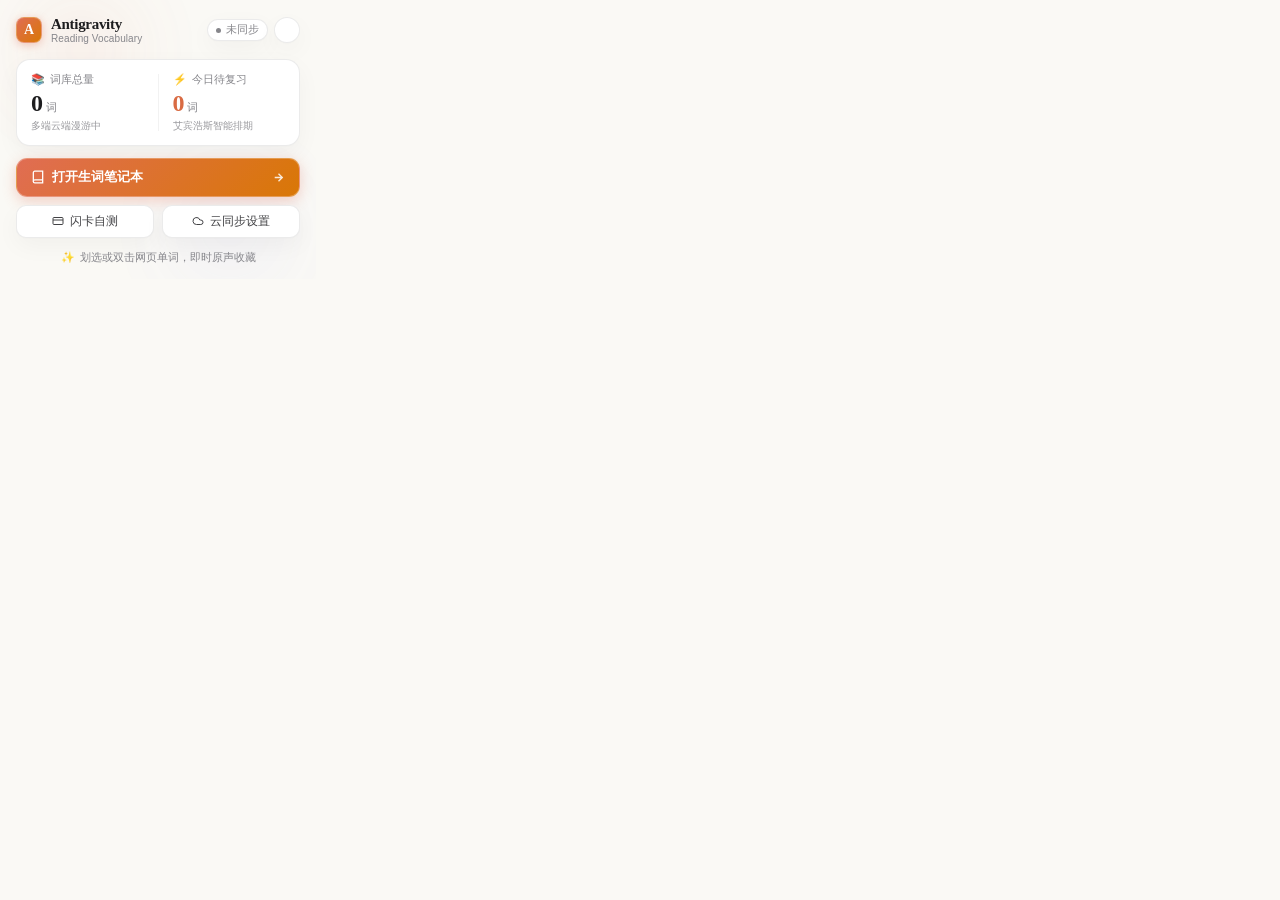
<file: popup.html>
<!DOCTYPE html>
<html lang="zh-CN">
<head>
  <meta charset="UTF-8">
  <title>Antigravity Vocab</title>
  <script>
    (function() {
      try {
        const storedTheme = localStorage.getItem('antigravity_theme') || 'system';
        const isDark = storedTheme === 'dark' || (storedTheme === 'system' && window.matchMedia('(prefers-color-scheme: dark)').matches);
        document.documentElement.setAttribute('data-theme', storedTheme);
        document.documentElement.setAttribute('data-applied-theme', isDark ? 'dark' : 'light');
      } catch (e) {}
    })();
  </script>
  <style>
    :root, [data-applied-theme="light"] {
      --bg-warm: #FAF9F5;
      --bg-card: #FFFFFF;
      --bg-card-hover: #F6F4EE;
      --border-glass: rgba(0, 0, 0, 0.08);
      --border-subtle: rgba(0, 0, 0, 0.06);
      --glass-shadow: 0 8px 24px rgba(0, 0, 0, 0.04), 0 1px 2px rgba(0, 0, 0, 0.02);
      --text-main: #1D1D1F;
      --text-body: #424245;
      --text-muted: #86868B;
      --claude-terracotta: #D96B43;
      --claude-terracotta-hover: #C65A34;
      --claude-green: #10B981;
      --font-serif: "Charter", "Georgia", "Chronicle SSm A", "PingFang SC", "Hiragino Sans GB", "Microsoft YaHei", serif;
      --font-sans: -apple-system, BlinkMacSystemFont, "SF Pro Text", "SF Pro Display", "PingFang SC", "Hiragino Sans GB", "Microsoft YaHei", sans-serif;
    }

    [data-applied-theme="dark"] {
      --bg-warm: #0E0E12;
      --bg-card: rgba(26, 26, 32, 0.78);
      --bg-card-hover: rgba(36, 36, 44, 0.90);
      --border-glass: rgba(255, 255, 255, 0.10);
      --border-subtle: rgba(255, 255, 255, 0.07);
      --glass-shadow: 0 14px 34px rgba(0, 0, 0, 0.48), 0 0 0 1px rgba(255, 255, 255, 0.06);
      --text-main: #F5F5F7;
      --text-body: #E5E5EA;
      --text-muted: #9898A0;
      --claude-terracotta: #FA7E64;
      --claude-terracotta-hover: #FF957D;
      --claude-green: #34D399;
    }

    @media (prefers-color-scheme: dark) {
      :root:not([data-theme="light"]):not([data-theme="dark"]) {
        --bg-warm: #0E0E12;
        --bg-card: rgba(26, 26, 32, 0.78);
        --bg-card-hover: rgba(36, 36, 44, 0.90);
        --border-glass: rgba(255, 255, 255, 0.10);
        --border-subtle: rgba(255, 255, 255, 0.07);
        --glass-shadow: 0 14px 34px rgba(0, 0, 0, 0.48), 0 0 0 1px rgba(255, 255, 255, 0.06);
        --text-main: #F5F5F7;
        --text-body: #E5E5EA;
        --text-muted: #9898A0;
        --claude-terracotta: #FA7E64;
        --claude-terracotta-hover: #FF957D;
        --claude-green: #34D399;
      }
    }

    * { box-sizing: border-box; margin: 0; padding: 0; }
    body {
      width: 316px;
      padding: 16px 16px 14px 16px;
      background-color: var(--bg-warm);
      color: var(--text-main);
      font-family: var(--font-sans);
      -webkit-font-smoothing: antialiased;
      user-select: none;
      transition: background-color 0.25s ease, color 0.25s ease;
      position: relative;
      overflow: hidden;
    }

    /* 苹果微发光氛围层 */
    .ambient-glow-layer {
      position: absolute;
      top: 0;
      left: 0;
      width: 100%;
      height: 100%;
      pointer-events: none;
      z-index: 0;
      overflow: hidden;
      opacity: 0.42;
    }
    [data-applied-theme="dark"] .ambient-glow-layer {
      opacity: 0.32;
    }
    .glow-orb {
      position: absolute;
      border-radius: 50%;
      filter: blur(42px);
    }
    .orb-1 {
      top: -24px;
      left: 6px;
      width: 150px;
      height: 150px;
      background: radial-gradient(circle, rgba(224, 109, 83, 0.35) 0%, rgba(224, 109, 83, 0) 70%);
    }
    .orb-2 {
      bottom: -30px;
      right: 6px;
      width: 160px;
      height: 160px;
      background: radial-gradient(circle, rgba(99, 102, 241, 0.25) 0%, rgba(99, 102, 241, 0) 70%);
    }

    /* 顶部导航 Header */
    .header {
      position: relative;
      z-index: 1;
      display: flex;
      align-items: center;
      justify-content: space-between;
      margin-bottom: 14px;
    }
    .logo-group {
      display: flex;
      align-items: center;
      gap: 9px;
      cursor: pointer;
    }
    .logo-icon {
      width: 26px;
      height: 26px;
      background: linear-gradient(135deg, #E06D53, #D97706);
      border-radius: 8px;
      display: flex;
      align-items: center;
      justify-content: center;
      font-family: var(--font-serif);
      font-size: 14px;
      font-weight: 900;
      color: #FFFFFF;
      box-shadow: 0 2px 8px rgba(224, 109, 83, 0.36);
      border: 1px solid rgba(255, 255, 255, 0.28);
      flex-shrink: 0;
    }
    .logo-titles {
      display: flex;
      flex-direction: column;
      line-height: 1.15;
    }
    .title {
      font-family: var(--font-serif);
      font-size: 15px;
      font-weight: 700;
      letter-spacing: -0.3px;
      color: var(--text-main);
    }
    .subtitle {
      font-size: 10px;
      color: var(--text-muted);
      font-weight: 500;
      letter-spacing: 0.1px;
    }
    .header-right {
      display: flex;
      align-items: center;
      gap: 6px;
    }
    .sync-status {
      display: inline-flex;
      align-items: center;
      gap: 5px;
      font-size: 10.5px;
      color: var(--text-muted);
      background: var(--bg-card);
      backdrop-filter: blur(16px);
      -webkit-backdrop-filter: blur(16px);
      border: 1px solid var(--border-glass);
      padding: 3px 8px;
      border-radius: 9999px;
      box-shadow: var(--glass-shadow);
      cursor: pointer;
      transition: all 0.2s ease;
    }
    .sync-status:hover {
      background: var(--bg-card-hover);
      color: var(--text-main);
    }
    .sync-dot {
      width: 5px;
      height: 5px;
      border-radius: 50%;
      background: var(--text-muted);
      transition: all 0.25s ease;
      flex-shrink: 0;
    }
    .sync-dot.active {
      background: var(--claude-green);
      box-shadow: 0 0 6px rgba(16, 185, 129, 0.6);
    }
    .theme-toggle-btn {
      width: 26px;
      height: 26px;
      border-radius: 9999px;
      border: 1px solid var(--border-glass);
      background: var(--bg-card);
      backdrop-filter: blur(16px);
      -webkit-backdrop-filter: blur(16px);
      color: var(--text-muted);
      display: flex;
      align-items: center;
      justify-content: center;
      cursor: pointer;
      transition: all 0.2s cubic-bezier(0.16, 1, 0.3, 1);
      padding: 0;
      box-shadow: var(--glass-shadow);
    }
    .theme-toggle-btn:hover {
      background: var(--bg-card-hover);
      color: var(--text-main);
      transform: scale(1.08);
    }
    .theme-toggle-btn:active {
      transform: scale(0.92);
    }

    /* 一体化数据看板 Widget (Unified Metrics Widget) */
    .metrics-widget {
      position: relative;
      z-index: 1;
      display: flex;
      align-items: stretch;
      background: var(--bg-card);
      backdrop-filter: blur(24px) saturate(180%);
      -webkit-backdrop-filter: blur(24px) saturate(180%);
      border: 1px solid var(--border-glass);
      border-radius: 14px;
      padding: 12px 14px;
      margin-bottom: 12px;
      box-shadow: var(--glass-shadow);
    }
    .metric-col {
      flex: 1;
      display: flex;
      flex-direction: column;
      gap: 3px;
    }
    .metric-header {
      display: flex;
      align-items: center;
      gap: 5px;
    }
    .metric-icon {
      font-size: 11px;
    }
    .metric-label {
      font-size: 11px;
      color: var(--text-muted);
      font-weight: 500;
    }
    .metric-value-row {
      display: flex;
      align-items: baseline;
      gap: 3px;
      margin: 1px 0;
    }
    .stat-num {
      font-family: var(--font-serif);
      font-size: 24px;
      font-weight: 700;
      color: var(--text-main);
      line-height: 1;
      letter-spacing: -0.5px;
    }
    .stat-num.highlight {
      color: var(--claude-terracotta);
    }
    .metric-unit {
      font-size: 11px;
      color: var(--text-muted);
      font-weight: 500;
    }
    .metric-sub {
      font-size: 10px;
      color: var(--text-muted);
      opacity: 0.85;
    }
    .metric-divider {
      width: 1px;
      background: var(--border-subtle);
      margin: 2px 14px;
      opacity: 0.85;
    }

    /* 操作按钮组 Action Stack */
    .action-stack {
      position: relative;
      z-index: 1;
      display: flex;
      flex-direction: column;
      gap: 8px;
      margin-bottom: 11px;
    }
    .btn-main {
      width: 100%;
      height: 39px;
      background: linear-gradient(135deg, #E06D53, #D97706);
      border: 1px solid rgba(255, 255, 255, 0.28);
      color: #FFFFFF;
      border-radius: 11px;
      font-size: 13px;
      font-weight: 600;
      cursor: pointer;
      display: flex;
      align-items: center;
      justify-content: space-between;
      padding: 0 14px;
      transition: all 0.2s cubic-bezier(0.16, 1, 0.3, 1);
      box-shadow: 0 4px 14px rgba(224, 109, 83, 0.30);
    }
    .btn-main-left {
      display: flex;
      align-items: center;
      gap: 7px;
    }
    .btn-main .arrow-icon {
      transition: transform 0.2s ease;
      opacity: 0.85;
    }
    .btn-main:hover {
      background: linear-gradient(135deg, #CC5B40, #C26604);
      box-shadow: 0 6px 18px rgba(224, 109, 83, 0.38);
    }
    .btn-main:hover .arrow-icon {
      transform: translateX(3px);
      opacity: 1;
    }
    .btn-main:active {
      filter: brightness(0.95);
      transform: scale(0.99);
    }
    .btn-row {
      display: flex;
      gap: 8px;
    }
    .btn-sub {
      flex: 1;
      height: 33px;
      background: var(--bg-card);
      backdrop-filter: blur(16px);
      -webkit-backdrop-filter: blur(16px);
      border: 1px solid var(--border-glass);
      color: var(--text-body);
      border-radius: 10px;
      font-size: 12px;
      font-weight: 500;
      cursor: pointer;
      display: flex;
      align-items: center;
      justify-content: center;
      gap: 6px;
      transition: all 0.2s cubic-bezier(0.16, 1, 0.3, 1);
      box-shadow: var(--glass-shadow);
    }
    .btn-sub:hover {
      background: var(--bg-card-hover);
      color: var(--text-main);
      transform: translateY(-1px);
    }
    .btn-sub:active {
      transform: scale(0.97);
    }

    /* 底部微提示栏 Footer */
    .footer-tip {
      position: relative;
      z-index: 1;
      font-size: 10.5px;
      color: var(--text-muted);
      text-align: center;
      display: flex;
      align-items: center;
      justify-content: center;
      gap: 5px;
      padding-top: 2px;
    }
    .footer-icon {
      font-size: 11px;
    }
  </style>
</head>
<body>
  <!-- 柔和微光斑氛围层 -->
  <div class="ambient-glow-layer" aria-hidden="true">
    <div class="glow-orb orb-1"></div>
    <div class="glow-orb orb-2"></div>
  </div>

  <!-- 顶部导航栏 -->
  <div class="header">
    <div class="logo-group" id="btnLogoHeader" title="打开生词笔记本">
      <div class="logo-icon">A</div>
      <div class="logo-titles">
        <span class="title">Antigravity</span>
        <span class="subtitle">Reading Vocabulary</span>
      </div>
    </div>
    <div class="header-right">
      <div class="sync-status" id="syncBadge" title="点击打开云同步设置">
        <span class="sync-dot" id="syncDot"></span>
        <span id="syncText">未同步</span>
      </div>
      <button class="theme-toggle-btn" id="popupThemeBtn" title="切换外观主题">
        <span id="popupThemeIcon"></span>
      </button>
    </div>
  </div>

  <!-- 一体化数据看板 Widget -->
  <div class="metrics-widget">
    <div class="metric-col">
      <div class="metric-header">
        <span class="metric-icon">📚</span>
        <span class="metric-label">词库总量</span>
      </div>
      <div class="metric-value-row">
        <span class="stat-num" id="totalWordsCount">0</span>
        <span class="metric-unit">词</span>
      </div>
      <span class="metric-sub">多端云端漫游中</span>
    </div>

    <div class="metric-divider"></div>

    <div class="metric-col">
      <div class="metric-header">
        <span class="metric-icon">⚡</span>
        <span class="metric-label">今日待复习</span>
      </div>
      <div class="metric-value-row">
        <span class="stat-num highlight" id="reviewWordsCount">0</span>
        <span class="metric-unit">词</span>
      </div>
      <span class="metric-sub">艾宾浩斯智能排期</span>
    </div>
  </div>

  <!-- 快捷操作区 -->
  <div class="action-stack">
    <button class="btn-main" id="btnOpenNotebook" title="进入完整生词管理与阅读记录">
      <div class="btn-main-left">
        <svg width="14" height="14" viewBox="0 0 24 24" fill="none" stroke="currentColor" stroke-width="2.2"><path d="M4 19.5A2.5 2.5 0 0 1 6.5 17H20"/><path d="M6.5 2H20v20H6.5A2.5 2.5 0 0 1 4 19.5v-15A2.5 2.5 0 0 1 6.5 2z"/></svg>
        <span>打开生词笔记本</span>
      </div>
      <svg width="13" height="13" viewBox="0 0 24 24" fill="none" stroke="currentColor" stroke-width="2.5" class="arrow-icon"><path d="M5 12h14M12 5l7 7-7 7"/></svg>
    </button>
    <div class="btn-row">
      <button class="btn-sub" id="btnOpenFlashcard" title="开始翻牌交互自测">
        <svg width="12" height="12" viewBox="0 0 24 24" fill="none" stroke="currentColor" stroke-width="2"><rect x="2" y="5" width="20" height="14" rx="2"/><line x1="2" y1="10" x2="22" y2="10"/></svg>
        <span>闪卡自测</span>
      </button>
      <button class="btn-sub" id="btnOpenSettings" title="配置坚果云与欧路词典同步">
        <svg width="12" height="12" viewBox="0 0 24 24" fill="none" stroke="currentColor" stroke-width="2"><path d="M17.5 19H9a7 7 0 1 1 6.71-9h1.79a4.5 4.5 0 1 1 0 9Z"/></svg>
        <span>云同步设置</span>
      </button>
    </div>
  </div>

  <!-- 底部微提示 -->
  <div class="footer-tip">
    <span class="footer-icon">✨</span>
    <span>划选或双击网页单词，即时原声收藏</span>
  </div>

  <script src="popup.js"></script>
</body>
</html>
</file>
